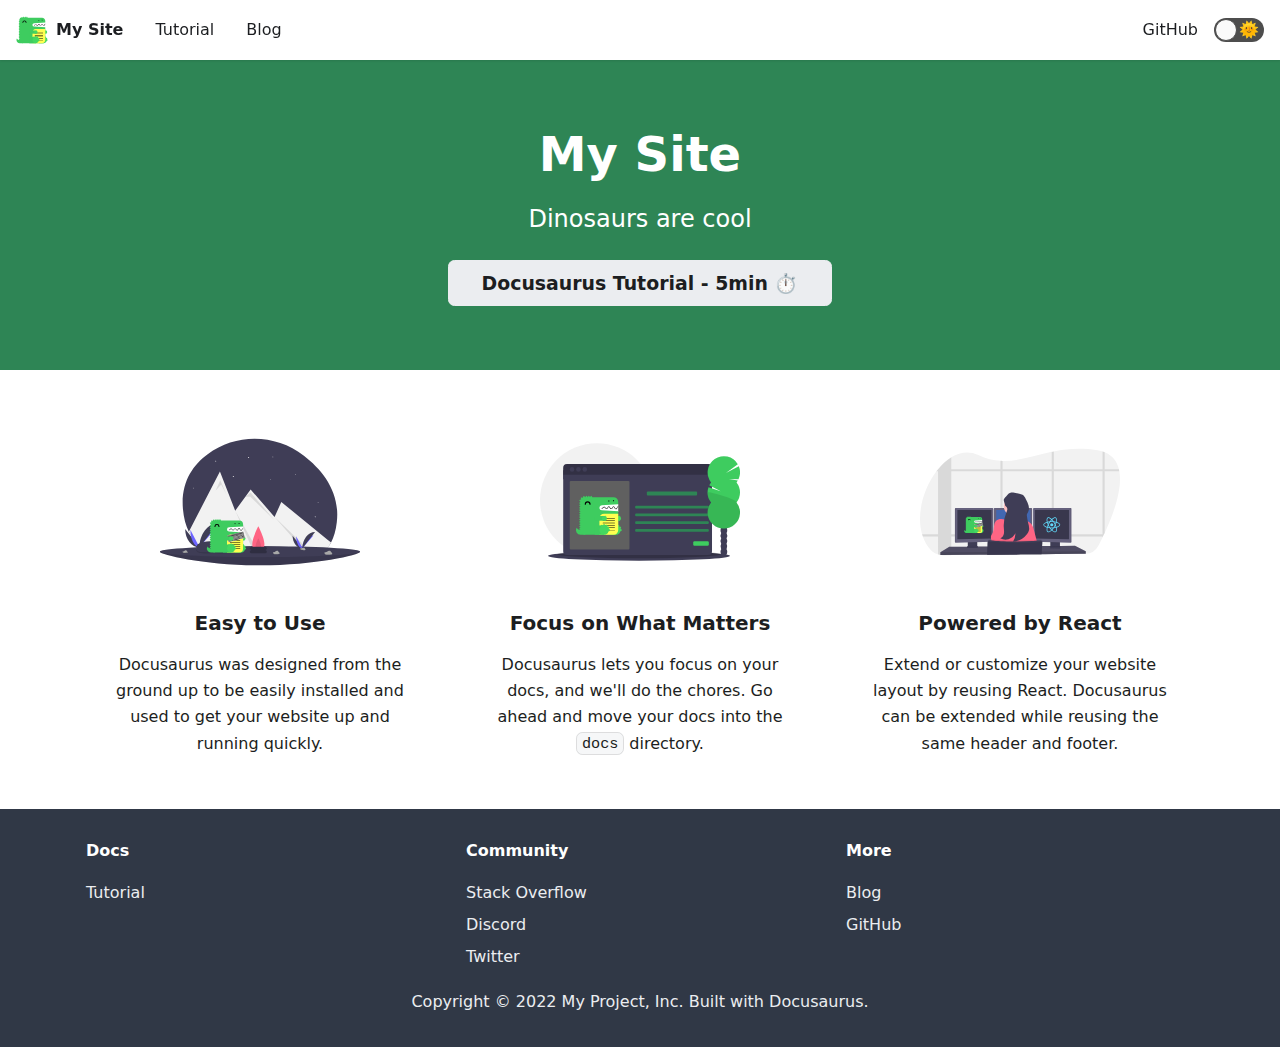
<file: index.html>
<!doctype html>
<html lang="en" dir="ltr">
<head>
<meta charset="UTF-8">
<meta name="viewport" content="width=device-width,initial-scale=1">
<meta name="generator" content="Docusaurus v2.0.0-beta.ff31de0ff">
<link rel="alternate" type="application/rss+xml" href="/blog/rss.xml" title="My Site Blog RSS Feed">
<link rel="alternate" type="application/atom+xml" href="/blog/atom.xml" title="My Site Blog Atom Feed"><title data-react-helmet="true">Hello from My Site | My Site</title><meta data-react-helmet="true" property="og:title" content="Hello from My Site | My Site"><meta data-react-helmet="true" name="description" content="Description will go into a meta tag in &lt;head /&gt;"><meta data-react-helmet="true" property="og:description" content="Description will go into a meta tag in &lt;head /&gt;"><meta data-react-helmet="true" property="og:url" content="https://MarryamZulfiqar.github.io/"><meta data-react-helmet="true" name="docusaurus_locale" content="en"><meta data-react-helmet="true" name="docusaurus_tag" content="default"><link data-react-helmet="true" rel="shortcut icon" href="/img/favicon.ico"><link data-react-helmet="true" rel="canonical" href="https://MarryamZulfiqar.github.io/"><link data-react-helmet="true" rel="alternate" href="https://MarryamZulfiqar.github.io/" hreflang="en"><link data-react-helmet="true" rel="alternate" href="https://MarryamZulfiqar.github.io/" hreflang="x-default"><script data-react-helmet="true">function maybeInsertBanner(){window.__DOCUSAURUS_INSERT_BASEURL_BANNER&&insertBanner()}function insertBanner(){var n=document.getElementById("docusaurus-base-url-issue-banner-container");if(n){n.innerHTML='\n<div id="docusaurus-base-url-issue-banner" style="border: thick solid red; background-color: rgb(255, 230, 179); margin: 20px; padding: 20px; font-size: 20px;">\n   <p style="font-weight: bold; font-size: 30px;">Your Docusaurus site did not load properly.</p>\n   <p>A very common reason is a wrong site <a href="https://docusaurus.io/docs/docusaurus.config.js/#baseurl" style="font-weight: bold;">baseUrl configuration</a>.</p>\n   <p>Current configured baseUrl = <span style="font-weight: bold; color: red;">/</span>  (default value)</p>\n   <p>We suggest trying baseUrl = <span id="docusaurus-base-url-issue-banner-suggestion-container" style="font-weight: bold; color: green;"></span></p>\n</div>\n';var e=document.getElementById("docusaurus-base-url-issue-banner-suggestion-container"),s=window.location.pathname,r="/"===s.substr(-1)?s:s+"/";e.innerHTML=r}}window.__DOCUSAURUS_INSERT_BASEURL_BANNER=!0,document.addEventListener("DOMContentLoaded",maybeInsertBanner)</script><link rel="stylesheet" href="/assets/css/styles.c681de6a.css">
<link rel="preload" href="/assets/js/runtime~main.057f009a.js" as="script">
<link rel="preload" href="/assets/js/main.56faf9ca.js" as="script">
</head>
<body>
<script>!function(){function t(t){document.documentElement.setAttribute("data-theme",t)}var e=function(){var t=null;try{t=localStorage.getItem("theme")}catch(t){}return t}();t(null!==e?e:"light")}()</script><div id="__docusaurus">
<div id="docusaurus-base-url-issue-banner-container"></div><div><a href="#main" class="skipToContent_OuoZ">Skip to main content</a></div><nav class="navbar navbar--fixed-top"><div class="navbar__inner"><div class="navbar__items"><button aria-label="Navigation bar toggle" class="navbar__toggle" type="button" tabindex="0"><svg aria-label="Menu" width="30" height="30" viewBox="0 0 30 30" role="img" focusable="false"><title>Menu</title><path stroke="currentColor" stroke-linecap="round" stroke-miterlimit="10" stroke-width="2" d="M4 7h22M4 15h22M4 23h22"></path></svg></button><a class="navbar__brand" href="/"><img src="/img/logo.svg" alt="My Site Logo" class="themedImage_TMUO themedImage--light_4Vu1 navbar__logo"><img src="/img/logo.svg" alt="My Site Logo" class="themedImage_TMUO themedImage--dark_uzRr navbar__logo"><strong class="navbar__title">My Site</strong></a><a class="navbar__item navbar__link" href="/docs/intro">Tutorial</a><a class="navbar__item navbar__link" href="/blog">Blog</a></div><div class="navbar__items navbar__items--right"><a href="https://github.com/facebook/docusaurus" target="_blank" rel="noopener noreferrer" class="navbar__item navbar__link">GitHub</a><div class="react-toggle displayOnlyInLargeViewport_cxYs react-toggle--disabled" role="button" tabindex="-1"><div class="react-toggle-track"><div class="react-toggle-track-check"><span class="toggle_iYfV">🌜</span></div><div class="react-toggle-track-x"><span class="toggle_iYfV">🌞</span></div></div><div class="react-toggle-thumb"></div><input type="checkbox" class="react-toggle-screenreader-only" aria-label="Switch between dark and light mode"></div></div></div><div role="presentation" class="navbar-sidebar__backdrop"></div><div class="navbar-sidebar"><div class="navbar-sidebar__brand"><a class="navbar__brand" href="/"><img src="/img/logo.svg" alt="My Site Logo" class="themedImage_TMUO themedImage--light_4Vu1 navbar__logo"><img src="/img/logo.svg" alt="My Site Logo" class="themedImage_TMUO themedImage--dark_uzRr navbar__logo"><strong class="navbar__title">My Site</strong></a></div><div class="navbar-sidebar__items"><div class="menu"><ul class="menu__list"><li class="menu__list-item"><a class="menu__link" href="/docs/intro">Tutorial</a></li><li class="menu__list-item"><a class="menu__link" href="/blog">Blog</a></li><li class="menu__list-item"><a href="https://github.com/facebook/docusaurus" target="_blank" rel="noopener noreferrer" class="menu__link">GitHub</a></li></ul></div></div></div></nav><div class="main-wrapper"><header class="hero hero--primary heroBanner_etFc"><div class="container"><h1 class="hero__title">My Site</h1><p class="hero__subtitle">Dinosaurs are cool</p><div class="buttons_+YzY"><a class="button button--secondary button--lg" href="/docs/intro">Docusaurus Tutorial - 5min ⏱️</a></div></div></header><main><section class="features_No9u"><div class="container"><div class="row"><div class="col col--4"><div class="text--center"><svg xmlns="http://www.w3.org/2000/svg" width="1088" height="687.962" viewBox="0 0 1088 687.962" class="featureSvg_EngL" role="img"><g data-name="Group 12"><g data-name="Group 11"><path data-name="Path 83" d="M961.81 454.442c-5.27 45.15-16.22 81.4-31.25 110.31-20 38.52-54.21 54.04-84.77 70.28a193.275 193.275 0 01-27.46 11.94c-55.61 19.3-117.85 14.18-166.74 3.99a657.282 657.282 0 00-104.09-13.16q-14.97-.675-29.97-.67c-15.42.02-293.07 5.29-360.67-131.57-16.69-33.76-28.13-75-32.24-125.27-11.63-142.12 52.29-235.46 134.74-296.47 155.97-115.41 369.76-110.57 523.43 7.88 102.36 78.9 198.2 198.31 179.02 362.74z" fill="#3f3d56"></path><path data-name="Path 84" d="M930.56 564.752c-20 38.52-47.21 64.04-77.77 80.28a193.272 193.272 0 01-27.46 11.94c-55.61 19.3-117.85 14.18-166.74 3.99a657.3 657.3 0 00-104.09-13.16q-14.97-.675-29.97-.67-23.13.03-46.25 1.72c-100.17 7.36-253.82-6.43-321.42-143.29L326 177.962l62.95 161.619 20.09 51.59 55.37-75.98L493 275.962l130.2 149.27 36.8-81.27 254.78 207.919 14.21 11.59z" fill="#f2f2f2"></path><path data-name="Path 85" d="M302 282.962l26-57 36 83-31-60z" opacity="0.1"></path><path data-name="Path 86" d="M554.5 647.802q-14.97-.675-29.97-.67l-115.49-255.96z" opacity="0.1"></path><path data-name="Path 87" d="M464.411 315.191L493 292.962l130 150-132-128z" opacity="0.1"></path><path data-name="Path 88" d="M852.79 645.032a193.265 193.265 0 01-27.46 11.94L623.2 425.232z" opacity="0.1"></path><circle data-name="Ellipse 11" cx="3" cy="3" r="3" transform="translate(479 98.962)" fill="#f2f2f2"></circle><circle data-name="Ellipse 12" cx="3" cy="3" r="3" transform="translate(396 201.962)" fill="#f2f2f2"></circle><circle data-name="Ellipse 13" cx="2" cy="2" r="2" transform="translate(600 220.962)" fill="#f2f2f2"></circle><circle data-name="Ellipse 14" cx="2" cy="2" r="2" transform="translate(180 265.962)" fill="#f2f2f2"></circle><circle data-name="Ellipse 15" cx="2" cy="2" r="2" transform="translate(612 96.962)" fill="#f2f2f2"></circle><circle data-name="Ellipse 16" cx="2" cy="2" r="2" transform="translate(736 192.962)" fill="#f2f2f2"></circle><circle data-name="Ellipse 17" cx="2" cy="2" r="2" transform="translate(858 344.962)" fill="#f2f2f2"></circle><path data-name="Path 89" d="M306 121.222h-2.76v-2.76h-1.48v2.76H299v1.478h2.76v2.759h1.48V122.7H306z" fill="#f2f2f2"></path><path data-name="Path 90" d="M848 424.222h-2.76v-2.76h-1.48v2.76H841v1.478h2.76v2.759h1.48V425.7H848z" fill="#f2f2f2"></path><path data-name="Path 91" d="M1088 613.962c0 16.569-243.557 74-544 74s-544-57.431-544-74 243.557 14 544 14 544-30.568 544-14z" fill="#3f3d56"></path><path data-name="Path 92" d="M1088 613.962c0 16.569-243.557 74-544 74s-544-57.431-544-74 243.557 14 544 14 544-30.568 544-14z" opacity="0.1"></path><ellipse data-name="Ellipse 18" cx="544" cy="30" rx="544" ry="30" transform="translate(0 583.962)" fill="#3f3d56"></ellipse><path data-name="Path 93" d="M568 571.962c0 33.137-14.775 24-33 24s-33 9.137-33-24 33-96 33-96 33 62.863 33 96z" fill="#ff6584"></path><path data-name="Path 94" d="M550 584.641c0 15.062-6.716 10.909-15 10.909s-15 4.153-15-10.909 15-43.636 15-43.636 15 28.576 15 43.636z" opacity="0.1"></path><rect data-name="Rectangle 97" width="92" height="18" rx="9" transform="translate(489 604.962)" fill="#2f2e41"></rect><rect data-name="Rectangle 98" width="92" height="18" rx="9" transform="translate(489 586.962)" fill="#2f2e41"></rect><path data-name="Path 95" d="M137 490.528c0 55.343 34.719 100.126 77.626 100.126" fill="#3f3d56"></path><path data-name="Path 96" d="M214.626 590.654c0-55.965 38.745-101.251 86.626-101.251" fill="#6c63ff"></path><path data-name="Path 97" d="M165.125 495.545c0 52.57 22.14 95.109 49.5 95.109" fill="#6c63ff"></path><path data-name="Path 98" d="M214.626 590.654c0-71.511 44.783-129.377 100.126-129.377" fill="#3f3d56"></path><path data-name="Path 99" d="M198.3 591.36s11.009-.339 14.326-2.7 16.934-5.183 17.757-1.395 16.544 18.844 4.115 18.945-28.879-1.936-32.19-3.953-4.008-10.897-4.008-10.897z" fill="#a8a8a8"></path><path data-name="Path 100" d="M234.716 604.89c-12.429.1-28.879-1.936-32.19-3.953-2.522-1.536-3.527-7.048-3.863-9.591l-.368.014s.7 8.879 4.009 10.9 19.761 4.053 32.19 3.953c3.588-.029 4.827-1.305 4.759-3.2-.498 1.142-1.867 1.855-4.537 1.877z" opacity="0.2"></path><path data-name="Path 101" d="M721.429 527.062c0 38.029 23.857 68.8 53.341 68.8" fill="#3f3d56"></path><path data-name="Path 102" d="M774.769 595.863c0-38.456 26.623-69.575 59.525-69.575" fill="#6c63ff"></path><path data-name="Path 103" d="M740.755 530.509c0 36.124 15.213 65.354 34.014 65.354" fill="#6c63ff"></path><path data-name="Path 104" d="M774.769 595.863c0-49.139 30.773-88.9 68.8-88.9" fill="#3f3d56"></path><path data-name="Path 105" d="M763.548 596.348s7.565-.233 9.844-1.856 11.636-3.562 12.2-.958 11.368 12.949 2.828 13.018-19.844-1.33-22.119-2.716-2.753-7.488-2.753-7.488z" fill="#a8a8a8"></path><path data-name="Path 106" d="M788.574 605.645c-8.54.069-19.844-1.33-22.119-2.716-1.733-1.056-2.423-4.843-2.654-6.59l-.253.01s.479 6.1 2.755 7.487 13.579 2.785 22.119 2.716c2.465-.02 3.317-.9 3.27-2.2-.343.788-1.283 1.278-3.118 1.293z" opacity="0.2"></path><path data-name="Path 107" d="M893.813 618.699s11.36-1.729 14.5-4.591 16.89-7.488 18.217-3.667 19.494 17.447 6.633 19.107-30.153 1.609-33.835-.065-5.515-10.784-5.515-10.784z" fill="#a8a8a8"></path><path data-name="Path 108" d="M933.228 628.154c-12.86 1.659-30.153 1.609-33.835-.065-2.8-1.275-4.535-6.858-5.2-9.45l-.379.061s1.833 9.109 5.516 10.783 20.975 1.725 33.835.065c3.712-.479 4.836-1.956 4.529-3.906-.375 1.246-1.703 2.156-4.466 2.512z" opacity="0.2"></path><path data-name="Path 109" d="M614.26 617.881s9.587-1.459 12.237-3.875 14.255-6.32 15.374-3.095 16.452 14.725 5.6 16.125-25.448 1.358-28.555-.055-4.656-9.1-4.656-9.1z" fill="#a8a8a8"></path><path data-name="Path 110" d="M647.524 625.856c-10.853 1.4-25.448 1.358-28.555-.055-2.367-1.076-3.827-5.788-4.39-7.976l-.32.051s1.547 7.687 4.655 9.1 17.7 1.456 28.555.055c3.133-.4 4.081-1.651 3.822-3.3-.314 1.057-1.435 1.825-3.767 2.125z" opacity="0.2"></path><path data-name="Path 111" d="M122.389 613.09s7.463-1.136 9.527-3.016 11.1-4.92 11.969-2.409 12.808 11.463 4.358 12.553-19.811 1.057-22.23-.043-3.624-7.085-3.624-7.085z" fill="#a8a8a8"></path><path data-name="Path 112" d="M148.285 619.302c-8.449 1.09-19.811 1.057-22.23-.043-1.842-.838-2.979-4.506-3.417-6.209l-.249.04s1.2 5.984 3.624 7.085 13.781 1.133 22.23.043c2.439-.315 3.177-1.285 2.976-2.566-.246.818-1.119 1.416-2.934 1.65z" opacity="0.2"></path><path data-name="Path 113" d="M383.7 601.318c0 30.22-42.124 20.873-93.7 20.873s-93.074 9.347-93.074-20.873 42.118-36.793 93.694-36.793 93.08 6.573 93.08 36.793z" opacity="0.1"></path><path data-name="Path 114" d="M383.7 593.881c0 30.22-42.124 20.873-93.7 20.873s-93.074 9.347-93.074-20.873 42.114-36.8 93.69-36.8 93.084 6.576 93.084 36.8z" fill="#3f3d56"></path></g><path data-name="Path 40" d="M360.175 475.732h91.791v37.153h-91.791z" fill="#fff" fill-rule="evenodd"></path><path data-name="Path 41" d="M277.126 597.026a21.828 21.828 0 01-18.908-10.927 21.829 21.829 0 0018.908 32.782h21.855v-21.855z" fill="#3ecc5f" fill-rule="evenodd"></path><path data-name="Path 42" d="M375.451 481.607l76.514-4.782v-10.928a21.854 21.854 0 00-21.855-21.855h-98.347l-2.732-4.735a3.154 3.154 0 00-5.464 0l-2.732 4.732-2.732-4.732a3.154 3.154 0 00-5.464 0l-2.732 4.732-2.731-4.732a3.154 3.154 0 00-5.464 0l-2.732 4.735h-.071l-4.526-4.525a3.153 3.153 0 00-5.276 1.414l-1.5 5.577-5.674-1.521a3.154 3.154 0 00-3.863 3.864l1.52 5.679-5.575 1.494a3.155 3.155 0 00-1.416 5.278l4.526 4.526v.07l-4.735 2.731a3.154 3.154 0 000 5.464l4.732 2.732-4.732 2.732a3.154 3.154 0 000 5.464l4.732 2.732-4.732 2.731a3.154 3.154 0 000 5.464l4.732 2.732-4.732 2.727a3.154 3.154 0 000 5.464l4.735 2.736-4.735 2.732a3.154 3.154 0 000 5.464l4.732 2.732-4.732 2.732a3.154 3.154 0 000 5.464l4.732 2.732-4.732 2.731a3.154 3.154 0 000 5.464l4.732 2.732-4.732 2.732a3.154 3.154 0 000 5.464l4.732 2.732-4.732 2.731a3.154 3.154 0 000 5.464l4.732 2.732-4.732 2.731a3.154 3.154 0 000 5.464l4.732 2.732-4.732 2.735a3.154 3.154 0 000 5.464l4.732 2.732-4.732 2.728a3.154 3.154 0 000 5.464l4.732 2.732a21.854 21.854 0 0021.858 21.855h131.13a21.854 21.854 0 0021.855-21.855v-87.42l-76.514-4.782a11.632 11.632 0 010-23.219" fill="#3ecc5f" fill-rule="evenodd"></path><path data-name="Path 43" d="M408.255 618.882h32.782v-43.71h-32.782z" fill="#3ecc5f" fill-rule="evenodd"></path><path data-name="Path 44" d="M462.893 591.563a5.438 5.438 0 00-.7.07c-.042-.164-.081-.329-.127-.493a5.457 5.457 0 10-5.4-9.372q-.181-.185-.366-.367a5.454 5.454 0 10-9.384-5.4c-.162-.046-.325-.084-.486-.126a5.467 5.467 0 10-10.788 0c-.162.042-.325.08-.486.126a5.457 5.457 0 10-9.384 5.4 21.843 21.843 0 1036.421 21.02 5.452 5.452 0 10.7-10.858" fill="#44d860" fill-rule="evenodd"></path><path data-name="Path 45" d="M419.183 553.317h32.782v-21.855h-32.782z" fill="#3ecc5f" fill-rule="evenodd"></path><path data-name="Path 46" d="M462.893 545.121a2.732 2.732 0 100-5.464 2.811 2.811 0 00-.349.035c-.022-.082-.04-.164-.063-.246a2.733 2.733 0 00-1.052-5.253 2.7 2.7 0 00-1.648.566q-.09-.093-.184-.184a2.7 2.7 0 00.553-1.633 2.732 2.732 0 00-5.245-1.07 10.928 10.928 0 100 21.031 2.732 2.732 0 005.245-1.07 2.7 2.7 0 00-.553-1.633q.093-.09.184-.184a2.7 2.7 0 001.648.566 2.732 2.732 0 001.052-5.253c.023-.081.042-.164.063-.246a2.814 2.814 0 00.349.035" fill="#44d860" fill-rule="evenodd"></path><path data-name="Path 47" d="M320.836 479.556a2.732 2.732 0 01-2.732-2.732 8.2 8.2 0 00-16.391 0 2.732 2.732 0 01-5.464 0 13.66 13.66 0 0127.319 0 2.732 2.732 0 01-2.732 2.732" fill-rule="evenodd"></path><path data-name="Path 48" d="M364.546 618.881h65.565a21.854 21.854 0 0021.855-21.855v-76.492h-65.565a21.854 21.854 0 00-21.855 21.855z" fill="#ffff50" fill-rule="evenodd"></path><path data-name="Path 49" d="M435.596 554.41h-54.681a1.093 1.093 0 110-2.185h54.681a1.093 1.093 0 010 2.185m0 21.855h-54.681a1.093 1.093 0 110-2.186h54.681a1.093 1.093 0 010 2.186m0 21.855h-54.681a1.093 1.093 0 110-2.185h54.681a1.093 1.093 0 010 2.185m0-54.434h-54.681a1.093 1.093 0 110-2.185h54.681a1.093 1.093 0 010 2.185m0 21.652h-54.681a1.093 1.093 0 110-2.186h54.681a1.093 1.093 0 010 2.186m0 21.855h-54.681a1.093 1.093 0 110-2.186h54.681a1.093 1.093 0 010 2.186m16.369-100.959c-.013 0-.024-.007-.037-.005-3.377.115-4.974 3.492-6.384 6.472-1.471 3.114-2.608 5.139-4.473 5.078-2.064-.074-3.244-2.406-4.494-4.874-1.436-2.835-3.075-6.049-6.516-5.929-3.329.114-4.932 3.053-6.346 5.646-1.5 2.762-2.529 4.442-4.5 4.364-2.106-.076-3.225-1.972-4.52-4.167-1.444-2.443-3.112-5.191-6.487-5.1-3.272.113-4.879 2.606-6.3 4.808-1.5 2.328-2.552 3.746-4.551 3.662-2.156-.076-3.27-1.65-4.558-3.472-1.447-2.047-3.077-4.363-6.442-4.251-3.2.109-4.807 2.153-6.224 3.954-1.346 1.709-2.4 3.062-4.621 2.977a1.094 1.094 0 00-.079 2.186c3.3.11 4.967-1.967 6.417-3.81 1.286-1.635 2.4-3.045 4.582-3.12 2.1-.09 3.091 1.218 4.584 3.327 1.417 2 3.026 4.277 6.263 4.394 3.391.114 5.022-2.42 6.467-4.663 1.292-2 2.406-3.734 4.535-3.807 1.959-.073 3.026 1.475 4.529 4.022 1.417 2.4 3.023 5.121 6.324 5.241 3.415.118 5.064-2.863 6.5-5.5 1.245-2.282 2.419-4.437 4.5-4.509 1.959-.046 2.981 1.743 4.492 4.732 1.412 2.79 3.013 5.95 6.365 6.071h.185c3.348 0 4.937-3.36 6.343-6.331 1.245-2.634 2.423-5.114 4.444-5.216z" fill-rule="evenodd"></path><path data-name="Path 50" d="M342.691 618.882h43.71v-43.71h-43.71z" fill="#3ecc5f" fill-rule="evenodd"></path><g data-name="Group 8" transform="rotate(-14.98 2188.845 -1120.376)"><rect data-name="Rectangle 3" width="92.361" height="36.462" rx="2" fill="#d8d8d8"></rect><g data-name="Group 2" transform="translate(1.531 23.03)" fill="#4a4a4a"><rect data-name="Rectangle 4" width="5.336" height="5.336" rx="1" transform="translate(16.797)"></rect><rect data-name="Rectangle 5" width="5.336" height="5.336" rx="1" transform="translate(23.12)"></rect><rect data-name="Rectangle 6" width="5.336" height="5.336" rx="1" transform="translate(29.444)"></rect><rect data-name="Rectangle 7" width="5.336" height="5.336" rx="1" transform="translate(35.768)"></rect><rect data-name="Rectangle 8" width="5.336" height="5.336" rx="1" transform="translate(42.091)"></rect><rect data-name="Rectangle 9" width="5.336" height="5.336" rx="1" transform="translate(48.415)"></rect><rect data-name="Rectangle 10" width="5.336" height="5.336" rx="1" transform="translate(54.739)"></rect><rect data-name="Rectangle 11" width="5.336" height="5.336" rx="1" transform="translate(61.063)"></rect><rect data-name="Rectangle 12" width="5.336" height="5.336" rx="1" transform="translate(67.386)"></rect><path data-name="Path 51" d="M1.093 0h13.425a1.093 1.093 0 011.093 1.093v3.15a1.093 1.093 0 01-1.093 1.093H1.093A1.093 1.093 0 010 4.243v-3.15A1.093 1.093 0 011.093 0zM75 0h13.426a1.093 1.093 0 011.093 1.093v3.15a1.093 1.093 0 01-1.093 1.093H75a1.093 1.093 0 01-1.093-1.093v-3.15A1.093 1.093 0 0175 0z" fill-rule="evenodd"></path></g><g data-name="Group 3" transform="translate(1.531 10.261)" fill="#4a4a4a"><path data-name="Path 52" d="M1.093 0h5.125A1.093 1.093 0 017.31 1.093v3.149a1.093 1.093 0 01-1.092 1.093H1.093A1.093 1.093 0 010 4.242V1.093A1.093 1.093 0 011.093 0z" fill-rule="evenodd"></path><rect data-name="Rectangle 13" width="5.336" height="5.336" rx="1" transform="translate(8.299)"></rect><rect data-name="Rectangle 14" width="5.336" height="5.336" rx="1" transform="translate(14.623)"></rect><rect data-name="Rectangle 15" width="5.336" height="5.336" rx="1" transform="translate(20.947)"></rect><rect data-name="Rectangle 16" width="5.336" height="5.336" rx="1" transform="translate(27.271)"></rect><rect data-name="Rectangle 17" width="5.336" height="5.336" rx="1" transform="translate(33.594)"></rect><rect data-name="Rectangle 18" width="5.336" height="5.336" rx="1" transform="translate(39.918)"></rect><rect data-name="Rectangle 19" width="5.336" height="5.336" rx="1" transform="translate(46.242)"></rect><rect data-name="Rectangle 20" width="5.336" height="5.336" rx="1" transform="translate(52.565)"></rect><rect data-name="Rectangle 21" width="5.336" height="5.336" rx="1" transform="translate(58.888)"></rect><rect data-name="Rectangle 22" width="5.336" height="5.336" rx="1" transform="translate(65.212)"></rect><rect data-name="Rectangle 23" width="5.336" height="5.336" rx="1" transform="translate(71.536)"></rect><rect data-name="Rectangle 24" width="5.336" height="5.336" rx="1" transform="translate(77.859)"></rect><rect data-name="Rectangle 25" width="5.336" height="5.336" rx="1" transform="translate(84.183)"></rect></g><g data-name="Group 4" transform="rotate(180 45.525 4.773)" fill="#4a4a4a"><path data-name="Path 53" d="M1.093 0h5.126a1.093 1.093 0 011.093 1.093v3.15a1.093 1.093 0 01-1.093 1.093H1.093A1.093 1.093 0 010 4.243v-3.15A1.093 1.093 0 011.093 0z" fill-rule="evenodd"></path><rect data-name="Rectangle 26" width="5.336" height="5.336" rx="1" transform="translate(8.299)"></rect><rect data-name="Rectangle 27" width="5.336" height="5.336" rx="1" transform="translate(14.623)"></rect><rect data-name="Rectangle 28" width="5.336" height="5.336" rx="1" transform="translate(20.947)"></rect><rect data-name="Rectangle 29" width="5.336" height="5.336" rx="1" transform="translate(27.271)"></rect><rect data-name="Rectangle 30" width="5.336" height="5.336" rx="1" transform="translate(33.594)"></rect><rect data-name="Rectangle 31" width="5.336" height="5.336" rx="1" transform="translate(39.918)"></rect><rect data-name="Rectangle 32" width="5.336" height="5.336" rx="1" transform="translate(46.242)"></rect><rect data-name="Rectangle 33" width="5.336" height="5.336" rx="1" transform="translate(52.565)"></rect><rect data-name="Rectangle 34" width="5.336" height="5.336" rx="1" transform="translate(58.889)"></rect><rect data-name="Rectangle 35" width="5.336" height="5.336" rx="1" transform="translate(65.213)"></rect><rect data-name="Rectangle 36" width="5.336" height="5.336" rx="1" transform="translate(71.537)"></rect><rect data-name="Rectangle 37" width="5.336" height="5.336" rx="1" transform="translate(77.86)"></rect><rect data-name="Rectangle 38" width="5.336" height="5.336" rx="1" transform="translate(84.183)"></rect><rect data-name="Rectangle 39" width="5.336" height="5.336" rx="1" transform="translate(8.299)"></rect><rect data-name="Rectangle 40" width="5.336" height="5.336" rx="1" transform="translate(14.623)"></rect><rect data-name="Rectangle 41" width="5.336" height="5.336" rx="1" transform="translate(20.947)"></rect><rect data-name="Rectangle 42" width="5.336" height="5.336" rx="1" transform="translate(27.271)"></rect><rect data-name="Rectangle 43" width="5.336" height="5.336" rx="1" transform="translate(33.594)"></rect><rect data-name="Rectangle 44" width="5.336" height="5.336" rx="1" transform="translate(39.918)"></rect><rect data-name="Rectangle 45" width="5.336" height="5.336" rx="1" transform="translate(46.242)"></rect><rect data-name="Rectangle 46" width="5.336" height="5.336" rx="1" transform="translate(52.565)"></rect><rect data-name="Rectangle 47" width="5.336" height="5.336" rx="1" transform="translate(58.889)"></rect><rect data-name="Rectangle 48" width="5.336" height="5.336" rx="1" transform="translate(65.213)"></rect><rect data-name="Rectangle 49" width="5.336" height="5.336" rx="1" transform="translate(71.537)"></rect><rect data-name="Rectangle 50" width="5.336" height="5.336" rx="1" transform="translate(77.86)"></rect><rect data-name="Rectangle 51" width="5.336" height="5.336" rx="1" transform="translate(84.183)"></rect></g><g data-name="Group 6" fill="#4a4a4a"><path data-name="Path 54" d="M2.624 16.584h7.3a1.093 1.093 0 011.092 1.093v3.15a1.093 1.093 0 01-1.093 1.093h-7.3a1.093 1.093 0 01-1.092-1.093v-3.149a1.093 1.093 0 011.093-1.094z" fill-rule="evenodd"></path><g data-name="Group 5" transform="translate(12.202 16.584)"><rect data-name="Rectangle 52" width="5.336" height="5.336" rx="1"></rect><rect data-name="Rectangle 53" width="5.336" height="5.336" rx="1" transform="translate(6.324)"></rect><rect data-name="Rectangle 54" width="5.336" height="5.336" rx="1" transform="translate(12.647)"></rect><rect data-name="Rectangle 55" width="5.336" height="5.336" rx="1" transform="translate(18.971)"></rect><rect data-name="Rectangle 56" width="5.336" height="5.336" rx="1" transform="translate(25.295)"></rect><rect data-name="Rectangle 57" width="5.336" height="5.336" rx="1" transform="translate(31.619)"></rect><rect data-name="Rectangle 58" width="5.336" height="5.336" rx="1" transform="translate(37.942)"></rect><rect data-name="Rectangle 59" width="5.336" height="5.336" rx="1" transform="translate(44.265)"></rect><rect data-name="Rectangle 60" width="5.336" height="5.336" rx="1" transform="translate(50.589)"></rect><rect data-name="Rectangle 61" width="5.336" height="5.336" rx="1" transform="translate(56.912)"></rect><rect data-name="Rectangle 62" width="5.336" height="5.336" rx="1" transform="translate(63.236)"></rect></g><path data-name="Path 55" d="M83.053 16.584h6.906a1.093 1.093 0 011.091 1.093v3.15a1.093 1.093 0 01-1.091 1.093h-6.907a1.093 1.093 0 01-1.093-1.093v-3.149a1.093 1.093 0 011.093-1.094z" fill-rule="evenodd"></path></g><g data-name="Group 7" transform="translate(1.531 29.627)" fill="#4a4a4a"><rect data-name="Rectangle 63" width="5.336" height="5.336" rx="1"></rect><rect data-name="Rectangle 64" width="5.336" height="5.336" rx="1" transform="translate(6.324)"></rect><rect data-name="Rectangle 65" width="5.336" height="5.336" rx="1" transform="translate(12.647)"></rect><rect data-name="Rectangle 66" width="5.336" height="5.336" rx="1" transform="translate(18.971)"></rect><path data-name="Path 56" d="M26.387 0h30.422a1.093 1.093 0 011.093 1.093v3.151a1.093 1.093 0 01-1.093 1.093H26.387a1.093 1.093 0 01-1.093-1.093V1.093A1.093 1.093 0 0126.387 0zm33.594 0h3.942a1.093 1.093 0 011.093 1.093v3.151a1.093 1.093 0 01-1.093 1.093h-3.942a1.093 1.093 0 01-1.093-1.093V1.093A1.093 1.093 0 0159.981 0z" fill-rule="evenodd"></path><rect data-name="Rectangle 67" width="5.336" height="5.336" rx="1" transform="translate(66.003)"></rect><rect data-name="Rectangle 68" width="5.336" height="5.336" rx="1" transform="translate(72.327)"></rect><rect data-name="Rectangle 69" width="5.336" height="5.336" rx="1" transform="translate(84.183)"></rect><path data-name="Path 57" d="M78.254 2.273v-1.18A1.093 1.093 0 0179.347 0h3.15a1.093 1.093 0 011.093 1.093v1.18z"></path><path data-name="Path 58" d="M83.591 3.063v1.18a1.093 1.093 0 01-1.093 1.093h-3.15a1.093 1.093 0 01-1.093-1.093v-1.18z"></path></g><rect data-name="Rectangle 70" width="88.927" height="2.371" rx="1.085" transform="translate(1.925 1.17)" fill="#4a4a4a"></rect><rect data-name="Rectangle 71" width="4.986" height="1.581" rx="0.723" transform="translate(4.1 1.566)" fill="#d8d8d8" opacity="0.136"></rect><rect data-name="Rectangle 72" width="4.986" height="1.581" rx="0.723" transform="translate(10.923 1.566)" fill="#d8d8d8" opacity="0.136"></rect><rect data-name="Rectangle 73" width="4.986" height="1.581" rx="0.723" transform="translate(16.173 1.566)" fill="#d8d8d8" opacity="0.136"></rect><rect data-name="Rectangle 74" width="4.986" height="1.581" rx="0.723" transform="translate(21.421 1.566)" fill="#d8d8d8" opacity="0.136"></rect><rect data-name="Rectangle 75" width="4.986" height="1.581" rx="0.723" transform="translate(26.671 1.566)" fill="#d8d8d8" opacity="0.136"></rect><rect data-name="Rectangle 76" width="4.986" height="1.581" rx="0.723" transform="translate(33.232 1.566)" fill="#d8d8d8" opacity="0.136"></rect><rect data-name="Rectangle 77" width="4.986" height="1.581" rx="0.723" transform="translate(38.48 1.566)" fill="#d8d8d8" opacity="0.136"></rect><rect data-name="Rectangle 78" width="4.986" height="1.581" rx="0.723" transform="translate(43.73 1.566)" fill="#d8d8d8" opacity="0.136"></rect><rect data-name="Rectangle 79" width="4.986" height="1.581" rx="0.723" transform="translate(48.978 1.566)" fill="#d8d8d8" opacity="0.136"></rect><rect data-name="Rectangle 80" width="4.986" height="1.581" rx="0.723" transform="translate(55.54 1.566)" fill="#d8d8d8" opacity="0.136"></rect><rect data-name="Rectangle 81" width="4.986" height="1.581" rx="0.723" transform="translate(60.788 1.566)" fill="#d8d8d8" opacity="0.136"></rect><rect data-name="Rectangle 82" width="4.986" height="1.581" rx="0.723" transform="translate(66.038 1.566)" fill="#d8d8d8" opacity="0.136"></rect><rect data-name="Rectangle 83" width="4.986" height="1.581" rx="0.723" transform="translate(72.599 1.566)" fill="#d8d8d8" opacity="0.136"></rect><rect data-name="Rectangle 84" width="4.986" height="1.581" rx="0.723" transform="translate(77.847 1.566)" fill="#d8d8d8" opacity="0.136"></rect><rect data-name="Rectangle 85" width="4.986" height="1.581" rx="0.723" transform="translate(83.097 1.566)" fill="#d8d8d8" opacity="0.136"></rect></g><path data-name="Path 59" d="M408.256 591.563a5.439 5.439 0 00-.7.07c-.042-.164-.081-.329-.127-.493a5.457 5.457 0 10-5.4-9.372q-.181-.185-.366-.367a5.454 5.454 0 10-9.384-5.4c-.162-.046-.325-.084-.486-.126a5.467 5.467 0 10-10.788 0c-.162.042-.325.08-.486.126a5.457 5.457 0 10-9.384 5.4 21.843 21.843 0 1036.421 21.02 5.452 5.452 0 10.7-10.858" fill="#44d860" fill-rule="evenodd"></path><path data-name="Path 60" d="M342.691 553.317h43.71v-21.855h-43.71z" fill="#3ecc5f" fill-rule="evenodd"></path><path data-name="Path 61" d="M397.328 545.121a2.732 2.732 0 100-5.464 2.811 2.811 0 00-.349.035c-.022-.082-.04-.164-.063-.246a2.733 2.733 0 00-1.052-5.253 2.7 2.7 0 00-1.648.566q-.09-.093-.184-.184a2.7 2.7 0 00.553-1.633 2.732 2.732 0 00-5.245-1.07 10.928 10.928 0 100 21.031 2.732 2.732 0 005.245-1.07 2.7 2.7 0 00-.553-1.633q.093-.09.184-.184a2.7 2.7 0 001.648.566 2.732 2.732 0 001.052-5.253c.023-.081.042-.164.063-.246a2.811 2.811 0 00.349.035" fill="#44d860" fill-rule="evenodd"></path><path data-name="Path 62" d="M408.256 464.531a2.967 2.967 0 01-.535-.055 2.754 2.754 0 01-.514-.153 2.838 2.838 0 01-.471-.251 4.139 4.139 0 01-.415-.339 3.2 3.2 0 01-.338-.415 2.7 2.7 0 01-.459-1.517 2.968 2.968 0 01.055-.535 3.152 3.152 0 01.152-.514 2.874 2.874 0 01.252-.47 2.633 2.633 0 01.753-.754 2.837 2.837 0 01.471-.251 2.753 2.753 0 01.514-.153 2.527 2.527 0 011.071 0 2.654 2.654 0 01.983.4 4.139 4.139 0 01.415.339 4.019 4.019 0 01.339.415 2.786 2.786 0 01.251.47 2.864 2.864 0 01.208 1.049 2.77 2.77 0 01-.8 1.934 4.139 4.139 0 01-.415.339 2.722 2.722 0 01-1.519.459m21.855-1.366a2.789 2.789 0 01-1.935-.8 4.162 4.162 0 01-.338-.415 2.7 2.7 0 01-.459-1.519 2.789 2.789 0 01.8-1.934 4.139 4.139 0 01.415-.339 2.838 2.838 0 01.471-.251 2.752 2.752 0 01.514-.153 2.527 2.527 0 011.071 0 2.654 2.654 0 01.983.4 4.139 4.139 0 01.415.339 2.79 2.79 0 01.8 1.934 3.069 3.069 0 01-.055.535 2.779 2.779 0 01-.153.514 3.885 3.885 0 01-.251.47 4.02 4.02 0 01-.339.415 4.138 4.138 0 01-.415.339 2.722 2.722 0 01-1.519.459" fill-rule="evenodd"></path></g></svg></div><div class="text--center padding-horiz--md"><h3>Easy to Use</h3><p>Docusaurus was designed from the ground up to be easily installed and used to get your website up and running quickly.</p></div></div><div class="col col--4"><div class="text--center"><svg xmlns="http://www.w3.org/2000/svg" width="1129" height="663" viewBox="0 0 1129 663" class="featureSvg_EngL" role="img"><circle cx="321" cy="321" r="321" fill="#f2f2f2"></circle><ellipse cx="559" cy="635.5" rx="514" ry="27.5" fill="#3f3d56"></ellipse><ellipse cx="558" cy="627" rx="460" ry="22" opacity="0.2"></ellipse><path fill="#3f3d56" d="M131 152.5h840v50H131z"></path><path d="M131 608.83a21.67 21.67 0 0021.67 21.67h796.66A21.67 21.67 0 00971 608.83V177.5H131zM949.33 117.5H152.67A21.67 21.67 0 00131 139.17v38.33h840v-38.33a21.67 21.67 0 00-21.67-21.67z" fill="#3f3d56"></path><path d="M949.33 117.5H152.67A21.67 21.67 0 00131 139.17v38.33h840v-38.33a21.67 21.67 0 00-21.67-21.67z" opacity="0.2"></path><circle cx="181" cy="147.5" r="13" fill="#3f3d56"></circle><circle cx="217" cy="147.5" r="13" fill="#3f3d56"></circle><circle cx="253" cy="147.5" r="13" fill="#3f3d56"></circle><rect x="168" y="213.5" width="337" height="386" rx="5.335" fill="#606060"></rect><rect x="603" y="272.5" width="284" height="22" rx="5.476" fill="#2e8555"></rect><rect x="537" y="352.5" width="416" height="15" rx="5.476" fill="#2e8555"></rect><rect x="537" y="396.5" width="416" height="15" rx="5.476" fill="#2e8555"></rect><rect x="537" y="440.5" width="416" height="15" rx="5.476" fill="#2e8555"></rect><rect x="537" y="484.5" width="416" height="15" rx="5.476" fill="#2e8555"></rect><rect x="865" y="552.5" width="88" height="26" rx="7.028" fill="#3ecc5f"></rect><path d="M1053.103 506.116a30.114 30.114 0 003.983-15.266c0-13.797-8.544-24.98-19.083-24.98s-19.082 11.183-19.082 24.98a30.114 30.114 0 003.983 15.266 31.248 31.248 0 000 30.532 31.248 31.248 0 000 30.532 31.248 31.248 0 000 30.532 30.114 30.114 0 00-3.983 15.266c0 13.797 8.543 24.981 19.082 24.981s19.083-11.184 19.083-24.98a30.114 30.114 0 00-3.983-15.267 31.248 31.248 0 000-30.532 31.248 31.248 0 000-30.532 31.248 31.248 0 000-30.532z" fill="#3f3d56"></path><ellipse cx="1038.003" cy="460.318" rx="19.083" ry="24.981" fill="#3f3d56"></ellipse><ellipse cx="1038.003" cy="429.786" rx="19.083" ry="24.981" fill="#3f3d56"></ellipse><path d="M1109.439 220.845a91.61 91.61 0 007.106-10.461l-50.14-8.235 54.228.403a91.566 91.566 0 001.746-72.426l-72.755 37.742 67.097-49.321A91.413 91.413 0 10965.75 220.845a91.458 91.458 0 00-10.425 16.67l65.087 33.814-69.4-23.292a91.46 91.46 0 0014.738 85.837 91.406 91.406 0 10143.689 0 91.418 91.418 0 000-113.03z" fill="#3ecc5f" fill-rule="evenodd"></path><path d="M946.188 277.36a91.013 91.013 0 0019.562 56.514 91.406 91.406 0 10143.689 0c12.25-15.553-163.25-66.774-163.25-56.515z" opacity="0.1"></path><path d="M330.12 342.936h111.474v45.12H330.12z" fill="#fff" fill-rule="evenodd"></path><path d="M229.263 490.241a26.51 26.51 0 01-22.963-13.27 26.51 26.51 0 0022.963 39.812h26.541V490.24z" fill="#3ecc5f" fill-rule="evenodd"></path><path d="M348.672 350.07l92.922-5.807v-13.27a26.54 26.54 0 00-26.541-26.542H295.616l-3.318-5.746a3.83 3.83 0 00-6.635 0l-3.318 5.746-3.317-5.746a3.83 3.83 0 00-6.636 0l-3.317 5.746-3.318-5.746a3.83 3.83 0 00-6.635 0l-3.318 5.746c-.03 0-.056.004-.086.004l-5.497-5.495a3.83 3.83 0 00-6.407 1.717l-1.817 6.773-6.89-1.847a3.83 3.83 0 00-4.691 4.693l1.844 6.891-6.77 1.814a3.832 3.832 0 00-1.72 6.41l5.497 5.497c0 .028-.004.055-.004.085l-5.747 3.317a3.83 3.83 0 000 6.636l5.747 3.317-5.747 3.318a3.83 3.83 0 000 6.635l5.747 3.318-5.747 3.318a3.83 3.83 0 000 6.635l5.747 3.318-5.747 3.317a3.83 3.83 0 000 6.636l5.747 3.317-5.747 3.318a3.83 3.83 0 000 6.636l5.747 3.317-5.747 3.318a3.83 3.83 0 000 6.635l5.747 3.318-5.747 3.318a3.83 3.83 0 000 6.635l5.747 3.318-5.747 3.317a3.83 3.83 0 000 6.636l5.747 3.317-5.747 3.318a3.83 3.83 0 000 6.635l5.747 3.318-5.747 3.318a3.83 3.83 0 000 6.635l5.747 3.318-5.747 3.317a3.83 3.83 0 000 6.636l5.747 3.317-5.747 3.318a3.83 3.83 0 000 6.635l5.747 3.318a26.54 26.54 0 0026.541 26.542h159.249a26.54 26.54 0 0026.541-26.542V384.075l-92.922-5.807a14.126 14.126 0 010-28.197" fill="#3ecc5f" fill-rule="evenodd"></path><path d="M388.511 516.783h39.812V463.7h-39.812z" fill="#3ecc5f" fill-rule="evenodd"></path><path d="M454.865 483.606a6.602 6.602 0 00-.848.085c-.05-.2-.099-.4-.154-.599a6.627 6.627 0 10-6.557-11.382q-.22-.225-.445-.446a6.624 6.624 0 10-11.397-6.564c-.196-.055-.394-.102-.59-.152a6.64 6.64 0 10-13.101 0c-.197.05-.394.097-.59.152a6.628 6.628 0 10-11.398 6.564 26.528 26.528 0 1044.232 25.528 6.621 6.621 0 10.848-13.186" fill="#44d860" fill-rule="evenodd"></path><path d="M401.782 437.158h39.812v-26.541h-39.812z" fill="#3ecc5f" fill-rule="evenodd"></path><path d="M454.865 427.205a3.318 3.318 0 000-6.635 3.411 3.411 0 00-.424.042c-.026-.1-.049-.199-.077-.298a3.319 3.319 0 00-1.278-6.38 3.282 3.282 0 00-2 .688q-.11-.113-.224-.223a3.282 3.282 0 00.672-1.983 3.318 3.318 0 00-6.37-1.299 13.27 13.27 0 100 25.541 3.318 3.318 0 006.37-1.3 3.282 3.282 0 00-.672-1.982q.114-.11.223-.223a3.282 3.282 0 002.001.688 3.318 3.318 0 001.278-6.38c.028-.098.05-.199.077-.298a3.413 3.413 0 00.424.042" fill="#44d860" fill-rule="evenodd"></path><path d="M282.345 347.581a3.318 3.318 0 01-3.317-3.318 9.953 9.953 0 10-19.906 0 3.318 3.318 0 11-6.636 0 16.588 16.588 0 1133.177 0 3.318 3.318 0 01-3.318 3.318" fill-rule="evenodd"></path><path d="M335.428 516.783h79.625a26.54 26.54 0 0026.541-26.542v-92.895H361.97a26.54 26.54 0 00-26.542 26.542z" fill="#ffff50" fill-rule="evenodd"></path><path d="M421.714 438.485h-66.406a1.327 1.327 0 010-2.654h66.406a1.327 1.327 0 010 2.654m0 26.542h-66.406a1.327 1.327 0 110-2.654h66.406a1.327 1.327 0 010 2.654m0 26.541h-66.406a1.327 1.327 0 110-2.654h66.406a1.327 1.327 0 010 2.654m0-66.106h-66.406a1.327 1.327 0 010-2.655h66.406a1.327 1.327 0 010 2.655m0 26.294h-66.406a1.327 1.327 0 010-2.654h66.406a1.327 1.327 0 010 2.654m0 26.542h-66.406a1.327 1.327 0 010-2.655h66.406a1.327 1.327 0 010 2.655m19.88-122.607c-.016 0-.03-.008-.045-.007-4.1.14-6.04 4.241-7.753 7.86-1.786 3.783-3.168 6.242-5.432 6.167-2.506-.09-3.94-2.922-5.458-5.918-1.744-3.443-3.734-7.347-7.913-7.201-4.042.138-5.99 3.708-7.706 6.857-1.828 3.355-3.071 5.394-5.47 5.3-2.557-.093-3.916-2.395-5.488-5.06-1.753-2.967-3.78-6.304-7.878-6.19-3.973.137-5.925 3.166-7.648 5.84-1.822 2.826-3.098 4.549-5.527 4.447-2.618-.093-3.97-2.004-5.535-4.216-1.757-2.486-3.737-5.3-7.823-5.163-3.886.133-5.838 2.615-7.56 4.802-1.634 2.075-2.91 3.718-5.611 3.615a1.328 1.328 0 10-.096 2.654c4.004.134 6.032-2.389 7.793-4.628 1.562-1.985 2.91-3.698 5.564-3.789 2.556-.108 3.754 1.48 5.567 4.041 1.721 2.434 3.675 5.195 7.606 5.337 4.118.138 6.099-2.94 7.853-5.663 1.569-2.434 2.923-4.535 5.508-4.624 2.38-.088 3.674 1.792 5.5 4.885 1.722 2.916 3.671 6.22 7.68 6.365 4.147.143 6.15-3.477 7.895-6.682 1.511-2.77 2.938-5.388 5.466-5.475 2.38-.056 3.62 2.116 5.456 5.746 1.714 3.388 3.658 7.226 7.73 7.373l.224.004c4.066 0 5.996-4.08 7.704-7.689 1.511-3.198 2.942-6.21 5.397-6.334z" fill-rule="evenodd"></path><path d="M308.887 516.783h53.083V463.7h-53.083z" fill="#3ecc5f" fill-rule="evenodd"></path><path d="M388.511 483.606a6.602 6.602 0 00-.848.085c-.05-.2-.098-.4-.154-.599a6.627 6.627 0 10-6.557-11.382q-.22-.225-.444-.446a6.624 6.624 0 10-11.397-6.564c-.197-.055-.394-.102-.59-.152a6.64 6.64 0 10-13.102 0c-.196.05-.394.097-.59.152a6.628 6.628 0 10-11.397 6.564 26.528 26.528 0 1044.231 25.528 6.621 6.621 0 10.848-13.186" fill="#44d860" fill-rule="evenodd"></path><path d="M308.887 437.158h53.083v-26.541h-53.083z" fill="#3ecc5f" fill-rule="evenodd"></path><path d="M375.24 427.205a3.318 3.318 0 100-6.635 3.411 3.411 0 00-.423.042c-.026-.1-.05-.199-.077-.298a3.319 3.319 0 00-1.278-6.38 3.282 3.282 0 00-2.001.688q-.11-.113-.223-.223a3.282 3.282 0 00.671-1.983 3.318 3.318 0 00-6.37-1.299 13.27 13.27 0 100 25.541 3.318 3.318 0 006.37-1.3 3.282 3.282 0 00-.671-1.982q.113-.11.223-.223a3.282 3.282 0 002.001.688 3.318 3.318 0 001.278-6.38c.028-.098.05-.199.077-.298a3.413 3.413 0 00.423.042" fill="#44d860" fill-rule="evenodd"></path><path d="M388.511 329.334a3.603 3.603 0 01-.65-.067 3.344 3.344 0 01-.624-.185 3.447 3.447 0 01-.572-.306 5.027 5.027 0 01-.504-.411 3.887 3.887 0 01-.41-.504 3.275 3.275 0 01-.558-1.845 3.602 3.602 0 01.067-.65 3.826 3.826 0 01.184-.624 3.489 3.489 0 01.307-.57 3.197 3.197 0 01.914-.916 3.447 3.447 0 01.572-.305 3.344 3.344 0 01.624-.186 3.07 3.07 0 011.3 0 3.223 3.223 0 011.195.49 5.028 5.028 0 01.504.412 4.88 4.88 0 01.411.504 3.382 3.382 0 01.306.571 3.478 3.478 0 01.252 1.274 3.364 3.364 0 01-.969 2.349 5.027 5.027 0 01-.504.411 3.306 3.306 0 01-1.845.558m26.542-1.66a3.388 3.388 0 01-2.35-.968 5.042 5.042 0 01-.41-.504 3.275 3.275 0 01-.558-1.845 3.387 3.387 0 01.967-2.349 5.026 5.026 0 01.505-.411 3.447 3.447 0 01.572-.305 3.343 3.343 0 01.623-.186 3.07 3.07 0 011.3 0 3.224 3.224 0 011.195.49 5.026 5.026 0 01.504.412 3.388 3.388 0 01.97 2.35 3.726 3.726 0 01-.067.65 3.374 3.374 0 01-.186.623 4.715 4.715 0 01-.305.57 4.88 4.88 0 01-.412.505 5.026 5.026 0 01-.504.412 3.305 3.305 0 01-1.844.557" fill-rule="evenodd"></path></svg></div><div class="text--center padding-horiz--md"><h3>Focus on What Matters</h3><p>Docusaurus lets you focus on your docs, and we&#x27;ll do the chores. Go ahead and move your docs into the <code>docs</code> directory.</p></div></div><div class="col col--4"><div class="text--center"><svg xmlns="http://www.w3.org/2000/svg" width="1041.277" height="554.141" viewBox="0 0 1041.277 554.141" class="featureSvg_EngL" role="img"><g data-name="Group 24"><g data-name="Group 23" transform="translate(-.011 -.035)"><path data-name="Path 299" d="M961.48 438.21q-1.74 3.75-3.47 7.4-2.7 5.67-5.33 11.12c-.78 1.61-1.56 3.19-2.32 4.77-8.6 17.57-16.63 33.11-23.45 45.89a73.21 73.21 0 01-63.81 38.7l-151.65 1.65h-1.6l-13 .14-11.12.12-34.1.37h-1.38l-17.36.19h-.53l-107 1.16-95.51 1-11.11.12-69 .75h-.08l-44.75.48h-.48l-141.5 1.53-42.33.46a87.991 87.991 0 01-10.79-.54c-1.22-.14-2.44-.3-3.65-.49a87.38 87.38 0 01-51.29-27.54c-18.21-20.03-31.46-43.4-40.36-68.76q-1.93-5.49-3.6-11.12c-30.81-104.15 6.75-238.52 74.35-328.44q4.25-5.64 8.64-11l.07-.08c20.79-25.52 44.1-46.84 68.93-62 44-26.91 92.75-34.49 140.7-11.9 40.57 19.12 78.45 28.11 115.17 30.55 3.71.24 7.42.42 11.11.53 84.23 2.65 163.17-27.7 255.87-47.29 3.69-.78 7.39-1.55 11.12-2.28C763 .54 836.36-6.4 923.6 8.19a189.089 189.089 0 0126.76 6.4q5.77 1.86 11.12 4c41.64 16.94 64.35 48.24 74 87.46q1.37 5.46 2.37 11.11c17.11 94.34-33 228.16-76.37 321.05z" fill="#f2f2f2"></path><path data-name="Path 300" d="M497.02 445.61a95.21 95.21 0 01-1.87 11.12h93.7v-11.12zm-78.25 62.81l11.11-.09v-27.47c-3.81-.17-7.52-.34-11.11-.52zm-232.92-62.81v11.12h198.5v-11.12zm849.68-339.52h-74V18.6q-5.35-2.17-11.12-4v91.49H696.87V13.67c-3.73.73-7.43 1.5-11.12 2.28v90.14H429.88V63.24c-3.69-.11-7.4-.29-11.11-.53v43.38H162.9v-62c-24.83 15.16-48.14 36.48-68.93 62h-.07v.08q-4.4 5.4-8.64 11h8.64v328.44h-83q1.66 5.63 3.6 11.12h79.39v93.62a87 87 0 0012.2 2.79c1.21.19 2.43.35 3.65.49a87.991 87.991 0 0010.79.54l42.33-.46v-97h255.91v94.21l11.11-.12v-94.07h255.87v91.36l11.12-.12v-91.24h253.49v4.77c.76-1.58 1.54-3.16 2.32-4.77q2.63-5.45 5.33-11.12 1.73-3.64 3.47-7.4v-321h76.42q-1.01-5.69-2.37-11.12zM162.9 445.61V117.17h255.87v328.44zm267 0V117.17h255.85v328.44zm520.48 0H696.87V117.17h253.49z" opacity="0.1"></path><path data-name="Path 301" d="M863.09 533.65v13l-151.92 1.4-1.62.03-57.74.53-1.38.02-17.55.15h-.52l-106.98.99-175.61 1.63h-.15l-44.65.42-.48.01-198.4 1.82v-15l46.65-28 93.6-.78 2-.01.66-.01 2-.03 44.94-.37 2.01-.01.64-.01 2-.01 14.41-.12.38-.01 35.55-.3h.29l277.4-2.34 6.79-.05h.68l5.18-.05 37.65-.31 2-.03 1.85-.02h.96l11.71-.09 2.32-.03 3.11-.02 9.75-.09 15.47-.13 2-.02 3.48-.02h.65l74.71-.64z" fill="#65617d"></path><path data-name="Path 302" d="M863.09 533.65v13l-151.92 1.4-1.62.03-57.74.53-1.38.02-17.55.15h-.52l-106.98.99-175.61 1.63h-.15l-44.65.42-.48.01-198.4 1.82v-15l46.65-28 93.6-.78 2-.01.66-.01 2-.03 44.94-.37 2.01-.01.64-.01 2-.01 14.41-.12.38-.01 35.55-.3h.29l277.4-2.34 6.79-.05h.68l5.18-.05 37.65-.31 2-.03 1.85-.02h.96l11.71-.09 2.32-.03 3.11-.02 9.75-.09 15.47-.13 2-.02 3.48-.02h.65l74.71-.64z" opacity="0.2"></path><path data-name="Path 303" d="M296.1 483.66v24.49a6.13 6.13 0 01-3.5 5.54 6 6 0 01-2.5.6l-34.9.74a6 6 0 01-2.7-.57 6.12 6.12 0 01-3.57-5.57v-25.23z" fill="#3f3d56"></path><path data-name="Path 304" d="M296.1 483.66v24.49a6.13 6.13 0 01-3.5 5.54 6 6 0 01-2.5.6l-34.9.74a6 6 0 01-2.7-.57 6.12 6.12 0 01-3.57-5.57v-25.23z" opacity="0.1"></path><path data-name="Path 305" d="M298.1 483.66v24.49a6.13 6.13 0 01-3.5 5.54 6 6 0 01-2.5.6l-34.9.74a6 6 0 01-2.7-.57 6.12 6.12 0 01-3.57-5.57v-25.23z" fill="#3f3d56"></path><path data-name="Rectangle 137" fill="#3f3d56" d="M680.92 483.65h47.17v31.5h-47.17z"></path><path data-name="Rectangle 138" opacity="0.1" d="M680.92 483.65h47.17v31.5h-47.17z"></path><path data-name="Rectangle 139" fill="#3f3d56" d="M678.92 483.65h47.17v31.5h-47.17z"></path><path data-name="Path 306" d="M298.09 483.65v4.97l-47.17 1.26v-6.23z" opacity="0.1"></path><path data-name="Path 307" d="M381.35 312.36v168.2a4 4 0 01-3.85 3.95l-191.65 5.1h-.05a4 4 0 01-3.95-3.95v-173.3a4 4 0 013.95-3.95h191.6a4 4 0 013.95 3.95z" fill="#65617d"></path><path data-name="Path 308" d="M185.85 308.41v181.2h-.05a4 4 0 01-3.95-3.95v-173.3a4 4 0 013.95-3.95z" opacity="0.1"></path><path data-name="Path 309" d="M194.59 319.15h177.5V467.4l-177.5 4z" fill="#39374d"></path><path data-name="Path 310" d="M726.09 483.65v6.41l-47.17-1.26v-5.15z" opacity="0.1"></path><path data-name="Path 311" d="M788.35 312.36v173.3a4 4 0 01-4 3.95l-191.69-5.1a4 4 0 01-3.85-3.95v-168.2a4 4 0 013.95-3.95h191.6a4 4 0 013.99 3.95z" fill="#65617d"></path><path data-name="Path 312" d="M788.35 312.36v173.3a4 4 0 01-4 3.95v-181.2a4 4 0 014 3.95z" opacity="0.1"></path><path data-name="Path 313" d="M775.59 319.15h-177.5V467.4l177.5 4z" fill="#39374d"></path><path data-name="Path 314" d="M583.85 312.36v168.2a4 4 0 01-3.85 3.95l-191.65 5.1a4 4 0 01-4-3.95v-173.3a4 4 0 013.95-3.95h191.6a4 4 0 013.95 3.95z" fill="#65617d"></path><path data-name="Path 315" d="M397.09 319.15h177.5V467.4l-177.5 4z" fill="#4267b2"></path><path data-name="Path 316" d="M863.09 533.65v13l-151.92 1.4-1.62.03-57.74.53-1.38.02-17.55.15h-.52l-106.98.99-175.61 1.63h-.15l-44.65.42-.48.01-198.4 1.82v-15l202.51-1.33h.48l40.99-.28h.19l283.08-1.87h.29l.17-.01h.47l4.79-.03h1.46l74.49-.5 4.4-.02.98-.01z" opacity="0.1"></path><circle data-name="Ellipse 111" cx="51.33" cy="51.33" r="51.33" transform="translate(435.93 246.82)" fill="#fbbebe"></circle><path data-name="Path 317" d="M538.6 377.16s-99.5 12-90 0c3.44-4.34 4.39-17.2 4.2-31.85-.06-4.45-.22-9.06-.45-13.65-1.1-22-3.75-43.5-3.75-43.5s87-41 77-8.5c-4 13.13-2.69 31.57.35 48.88.89 5.05 1.92 10 3 14.7a344.66 344.66 0 009.65 33.92z" fill="#fbbebe"></path><path data-name="Path 318" d="M506.13 373.09c11.51-2.13 23.7-6 34.53-1.54 2.85 1.17 5.47 2.88 8.39 3.86s6.12 1.22 9.16 1.91c10.68 2.42 19.34 10.55 24.9 20s8.44 20.14 11.26 30.72l6.9 25.83c6 22.45 12 45.09 13.39 68.3a2437.506 2437.506 0 01-250.84 1.43c5.44-10.34 11-21.31 10.54-33s-7.19-23.22-4.76-34.74c1.55-7.34 6.57-13.39 9.64-20.22 8.75-19.52 1.94-45.79 17.32-60.65 6.92-6.68 17-9.21 26.63-8.89 12.28.41 24.85 4.24 37 6.11 15.56 2.36 30.26 3.76 45.94.88z" fill="#ff6584"></path><path data-name="Path 319" d="M637.03 484.26l-.1 1.43v.1l-.17 2.3-1.33 18.51-1.61 22.3-.46 6.28-1 13.44v.17l-107 1-175.59 1.9v.84h-.14v-1.12l.45-14.36.86-28.06.74-23.79.07-2.37a10.53 10.53 0 0111.42-10.17c4.72.4 10.85.89 18.18 1.41l3 .22c42.33 2.94 120.56 6.74 199.5 2 1.66-.09 3.33-.19 5-.31 12.24-.77 24.47-1.76 36.58-3a10.53 10.53 0 0111.6 11.23z" opacity="0.1"></path><path data-name="Path 320" d="M349.74 552.53v-.84l175.62-1.91 107-1h.3v-.17l1-13.44.43-6 1.64-22.61 1.29-17.9v-.44a10.617 10.617 0 00-.11-2.47.3.3 0 000-.1 10.391 10.391 0 00-2-4.64 10.54 10.54 0 00-9.42-4 937.419 937.419 0 01-36.58 3c-1.67.12-3.34.22-5 .31-78.94 4.69-157.17.89-199.5-2l-3-.22c-7.33-.52-13.46-1-18.18-1.41a10.54 10.54 0 00-11.24 8.53 11 11 0 00-.18 1.64l-.68 22.16-.93 28.07-.44 14.36v1.12z" fill="#3f3d56"></path><path data-name="Path 321" d="M637.33 491.27l-1.23 15.33-1.83 22.85-.46 5.72-1 12.81-.06.64v.17l-.15 1.48.11-1.48h-.29l-107 1-175.65 1.9v-.28l.49-14.36 1-28.06.64-18.65a6.36 6.36 0 013.06-5.25 6.25 6.25 0 013.78-.9c2.1.17 4.68.37 7.69.59 4.89.36 10.92.78 17.94 1.22 13 .82 29.31 1.7 48 2.42 52 2 122.2 2.67 188.88-3.17 3-.26 6.1-.55 9.13-.84a6.26 6.26 0 013.48.66 5.159 5.159 0 01.86.54 6.14 6.14 0 012 2.46 3.564 3.564 0 01.25.61 6.279 6.279 0 01.36 2.59z" opacity="0.1"></path><path data-name="Path 322" d="M298.1 504.96v3.19a6.13 6.13 0 01-3.5 5.54l-40.1.77a6.12 6.12 0 01-3.57-5.57v-3z" opacity="0.1"></path><path data-name="Path 323" d="M298.59 515.57l-52.25 1v-8.67l52.25-1z" fill="#3f3d56"></path><path data-name="Path 324" d="M298.59 515.57l-52.25 1v-8.67l52.25-1z" opacity="0.1"></path><path data-name="Path 325" d="M300.59 515.57l-52.25 1v-8.67l52.25-1z" fill="#3f3d56"></path><path data-name="Path 326" d="M679.22 506.96v3.19a6.13 6.13 0 003.5 5.54l40.1.77a6.12 6.12 0 003.57-5.57v-3z" opacity="0.1"></path><path data-name="Path 327" d="M678.72 517.57l52.25 1v-8.67l-52.25-1z" opacity="0.1"></path><path data-name="Path 328" d="M676.72 517.57l52.25 1v-8.67l-52.25-1z" fill="#3f3d56"></path><path data-name="Path 329" d="M454.79 313.88c.08 7-3.16 13.6-5.91 20.07a163.491 163.491 0 00-12.66 74.71c.73 11 2.58 22 .73 32.9s-8.43 21.77-19 24.9c17.53 10.45 41.26 9.35 57.76-2.66 8.79-6.4 15.34-15.33 21.75-24.11a97.86 97.86 0 01-13.31 44.75 103.43 103.43 0 0073.51-40.82c4.31-5.81 8.06-12.19 9.72-19.23 3.09-13-1.22-26.51-4.51-39.5a266.055 266.055 0 01-6.17-33c-.43-3.56-.78-7.22.1-10.7 1-4.07 3.67-7.51 5.64-11.22 5.6-10.54 5.73-23.3 2.86-34.88s-8.49-22.26-14.06-32.81c-4.46-8.46-9.3-17.31-17.46-22.28-5.1-3.1-11-4.39-16.88-5.64l-25.37-5.43c-5.55-1.19-11.26-2.38-16.87-1.51-9.47 1.48-16.14 8.32-22 15.34-4.59 5.46-15.81 15.71-16.6 22.86-.72 6.59 5.1 17.63 6.09 24.58 1.3 9 2.22 6 7.3 11.52 3.21 3.42 5.28 7.37 5.34 12.16z" fill="#3f3d56"></path></g><path data-name="Path 40" d="M280.139 370.832h43.635v17.662h-43.635z" fill="#fff" fill-rule="evenodd"></path><path data-name="Path 41" d="M240.66 428.493a10.377 10.377 0 01-8.989-5.195 10.377 10.377 0 008.988 15.584h10.391v-10.389z" fill="#3ecc5f" fill-rule="evenodd"></path><path data-name="Path 42" d="M287.402 373.625l36.373-2.273v-5.195a10.389 10.389 0 00-10.39-10.389h-46.75l-1.3-2.249a1.5 1.5 0 00-2.6 0l-1.3 2.249-1.3-2.249a1.5 1.5 0 00-2.6 0l-1.3 2.249-1.3-2.249a1.5 1.5 0 00-2.6 0l-1.3 2.249h-.034l-2.152-2.151a1.5 1.5 0 00-2.508.672l-.696 2.653-2.7-.723a1.5 1.5 0 00-1.836 1.837l.722 2.7-2.65.71a1.5 1.5 0 00-.673 2.509l2.152 2.152v.033l-2.249 1.3a1.5 1.5 0 000 2.6l2.249 1.3-2.249 1.3a1.5 1.5 0 000 2.6l2.25 1.282-2.249 1.3a1.5 1.5 0 000 2.6l2.249 1.3-2.249 1.3a1.5 1.5 0 000 2.6l2.249 1.3-2.249 1.3a1.5 1.5 0 000 2.6l2.249 1.3-2.249 1.3a1.5 1.5 0 000 2.6l2.249 1.3-2.249 1.3a1.5 1.5 0 000 2.6l2.249 1.3-2.249 1.3a1.5 1.5 0 000 2.6l2.249 1.3-2.249 1.3a1.5 1.5 0 000 2.6l2.249 1.3-2.249 1.3a1.5 1.5 0 000 2.6l2.249 1.3-2.249 1.3a1.5 1.5 0 000 2.6l2.249 1.3-2.249 1.3a1.5 1.5 0 000 2.6l2.249 1.3a10.389 10.389 0 0010.389 10.34h62.335a10.389 10.389 0 0010.39-10.39v-41.557l-36.373-2.273a5.53 5.53 0 010-11.038" fill="#3ecc5f" fill-rule="evenodd"></path><path data-name="Path 43" d="M302.996 438.882h15.584v-20.779h-15.584z" fill="#3ecc5f" fill-rule="evenodd"></path><path data-name="Path 44" d="M328.97 425.895a2.582 2.582 0 00-.332.033c-.02-.078-.038-.156-.06-.234a2.594 2.594 0 10-2.567-4.455q-.086-.088-.174-.175a2.593 2.593 0 10-4.461-2.569c-.077-.022-.154-.04-.231-.06a2.6 2.6 0 10-5.128 0c-.077.02-.154.038-.231.06a2.594 2.594 0 10-4.461 2.569 10.384 10.384 0 1017.314 9.992 2.592 2.592 0 10.332-5.161" fill="#44d860" fill-rule="evenodd"></path><path data-name="Path 45" d="M308.191 407.713h15.584v-10.389h-15.584z" fill="#3ecc5f" fill-rule="evenodd"></path><path data-name="Path 46" d="M328.969 403.818a1.3 1.3 0 100-2.6 1.336 1.336 0 00-.166.017l-.03-.117a1.3 1.3 0 00-.5-2.5 1.285 1.285 0 00-.783.269l-.087-.087a1.285 1.285 0 00.263-.776 1.3 1.3 0 00-2.493-.509 5.195 5.195 0 100 10 1.3 1.3 0 002.493-.509 1.285 1.285 0 00-.263-.776l.087-.087a1.285 1.285 0 00.783.269 1.3 1.3 0 00.5-2.5c.011-.038.02-.078.03-.117a1.337 1.337 0 00.166.017" fill="#44d860" fill-rule="evenodd"></path><path data-name="Path 47" d="M261.439 372.65a1.3 1.3 0 01-1.3-1.3 3.9 3.9 0 00-7.792 0 1.3 1.3 0 11-2.6 0 6.494 6.494 0 0112.987 0 1.3 1.3 0 01-1.3 1.3" fill-rule="evenodd"></path><path data-name="Path 48" d="M282.217 438.882h31.168a10.389 10.389 0 0010.389-10.389V392.13h-31.168a10.389 10.389 0 00-10.389 10.389z" fill="#ffff50" fill-rule="evenodd"></path><path data-name="Path 49" d="M315.993 408.233h-25.994a.52.52 0 110-1.039h25.994a.52.52 0 010 1.039m0 10.389h-25.994a.52.52 0 110-1.039h25.994a.52.52 0 010 1.039m0 10.389h-25.994a.52.52 0 110-1.039h25.994a.52.52 0 010 1.039m0-25.877h-25.994a.52.52 0 110-1.039h25.994a.52.52 0 010 1.039m0 10.293h-25.994a.52.52 0 110-1.039h25.994a.52.52 0 010 1.039m0 10.389h-25.994a.52.52 0 110-1.039h25.994a.52.52 0 010 1.039m7.782-47.993h-.018c-1.605.055-2.365 1.66-3.035 3.077-.7 1.48-1.24 2.443-2.126 2.414-.981-.035-1.542-1.144-2.137-2.317-.683-1.347-1.462-2.876-3.1-2.819-1.582.054-2.344 1.451-3.017 2.684-.715 1.313-1.2 2.112-2.141 2.075-1-.036-1.533-.938-2.149-1.981-.686-1.162-1.479-2.467-3.084-2.423-1.555.053-2.319 1.239-2.994 2.286-.713 1.106-1.213 1.781-2.164 1.741-1.025-.036-1.554-.784-2.167-1.65-.688-.973-1.463-2.074-3.062-2.021a3.815 3.815 0 00-2.959 1.879c-.64.812-1.14 1.456-2.2 1.415a.52.52 0 00-.037 1.039 3.588 3.588 0 003.05-1.811c.611-.777 1.139-1.448 2.178-1.483 1-.043 1.47.579 2.179 1.582.674.953 1.438 2.033 2.977 2.089 1.612.054 2.387-1.151 3.074-2.217.614-.953 1.144-1.775 2.156-1.81.931-.035 1.438.7 2.153 1.912.674 1.141 1.437 2.434 3.006 2.491 1.623.056 2.407-1.361 3.09-2.616.592-1.085 1.15-2.109 2.14-2.143.931-.022 1.417.829 2.135 2.249.671 1.326 1.432 2.828 3.026 2.886h.088c1.592 0 2.347-1.6 3.015-3.01.592-1.252 1.152-2.431 2.113-2.479z" fill-rule="evenodd"></path><path data-name="Path 50" d="M271.828 438.882h20.779v-20.779h-20.779z" fill="#3ecc5f" fill-rule="evenodd"></path><g data-name="Group 8" transform="rotate(-14.98 1643.944 -873.93)"><rect data-name="Rectangle 3" width="43.906" height="17.333" rx="2" fill="#d8d8d8"></rect><g data-name="Group 2" transform="translate(.728 10.948)" fill="#4a4a4a"><rect data-name="Rectangle 4" width="2.537" height="2.537" rx="1" transform="translate(7.985)"></rect><rect data-name="Rectangle 5" width="2.537" height="2.537" rx="1" transform="translate(10.991)"></rect><rect data-name="Rectangle 6" width="2.537" height="2.537" rx="1" transform="translate(13.997)"></rect><rect data-name="Rectangle 7" width="2.537" height="2.537" rx="1" transform="translate(17.003)"></rect><rect data-name="Rectangle 8" width="2.537" height="2.537" rx="1" transform="translate(20.009)"></rect><rect data-name="Rectangle 9" width="2.537" height="2.537" rx="1" transform="translate(23.015)"></rect><rect data-name="Rectangle 10" width="2.537" height="2.537" rx="1" transform="translate(26.021)"></rect><rect data-name="Rectangle 11" width="2.537" height="2.537" rx="1" transform="translate(29.028)"></rect><rect data-name="Rectangle 12" width="2.537" height="2.537" rx="1" transform="translate(32.034)"></rect><path data-name="Path 51" d="M.519 0H6.9a.519.519 0 01.521.52v1.5a.519.519 0 01-.519.519H.519A.519.519 0 010 2.017V.519A.519.519 0 01.519 0zm35.134 0h6.383a.519.519 0 01.519.519v1.5a.519.519 0 01-.519.519h-6.384a.519.519 0 01-.519-.519v-1.5A.519.519 0 0135.652 0z" fill-rule="evenodd"></path></g><g data-name="Group 3" transform="translate(.728 4.878)" fill="#4a4a4a"><path data-name="Path 52" d="M.519 0h2.437a.519.519 0 01.519.519v1.5a.519.519 0 01-.519.519H.519A.519.519 0 010 2.017V.519A.519.519 0 01.519 0z" fill-rule="evenodd"></path><rect data-name="Rectangle 13" width="2.537" height="2.537" rx="1" transform="translate(3.945)"></rect><rect data-name="Rectangle 14" width="2.537" height="2.537" rx="1" transform="translate(6.951)"></rect><rect data-name="Rectangle 15" width="2.537" height="2.537" rx="1" transform="translate(9.958)"></rect><rect data-name="Rectangle 16" width="2.537" height="2.537" rx="1" transform="translate(12.964)"></rect><rect data-name="Rectangle 17" width="2.537" height="2.537" rx="1" transform="translate(15.97)"></rect><rect data-name="Rectangle 18" width="2.537" height="2.537" rx="1" transform="translate(18.976)"></rect><rect data-name="Rectangle 19" width="2.537" height="2.537" rx="1" transform="translate(21.982)"></rect><rect data-name="Rectangle 20" width="2.537" height="2.537" rx="1" transform="translate(24.988)"></rect><rect data-name="Rectangle 21" width="2.537" height="2.537" rx="1" transform="translate(27.994)"></rect><rect data-name="Rectangle 22" width="2.537" height="2.537" rx="1" transform="translate(31)"></rect><rect data-name="Rectangle 23" width="2.537" height="2.537" rx="1" transform="translate(34.006)"></rect><rect data-name="Rectangle 24" width="2.537" height="2.537" rx="1" transform="translate(37.012)"></rect><rect data-name="Rectangle 25" width="2.537" height="2.537" rx="1" transform="translate(40.018)"></rect></g><g data-name="Group 4" transform="rotate(180 21.642 2.269)" fill="#4a4a4a"><path data-name="Path 53" d="M.519 0h2.437a.519.519 0 01.519.519v1.5a.519.519 0 01-.519.519H.519A.519.519 0 010 2.017V.519A.519.519 0 01.519 0z" fill-rule="evenodd"></path><rect data-name="Rectangle 26" width="2.537" height="2.537" rx="1" transform="translate(3.945)"></rect><rect data-name="Rectangle 27" width="2.537" height="2.537" rx="1" transform="translate(6.951)"></rect><rect data-name="Rectangle 28" width="2.537" height="2.537" rx="1" transform="translate(9.958)"></rect><rect data-name="Rectangle 29" width="2.537" height="2.537" rx="1" transform="translate(12.964)"></rect><rect data-name="Rectangle 30" width="2.537" height="2.537" rx="1" transform="translate(15.97)"></rect><rect data-name="Rectangle 31" width="2.537" height="2.537" rx="1" transform="translate(18.976)"></rect><rect data-name="Rectangle 32" width="2.537" height="2.537" rx="1" transform="translate(21.982)"></rect><rect data-name="Rectangle 33" width="2.537" height="2.537" rx="1" transform="translate(24.988)"></rect><rect data-name="Rectangle 34" width="2.537" height="2.537" rx="1" transform="translate(27.994)"></rect><rect data-name="Rectangle 35" width="2.537" height="2.537" rx="1" transform="translate(31.001)"></rect><rect data-name="Rectangle 36" width="2.537" height="2.537" rx="1" transform="translate(34.007)"></rect><rect data-name="Rectangle 37" width="2.537" height="2.537" rx="1" transform="translate(37.013)"></rect><rect data-name="Rectangle 38" width="2.537" height="2.537" rx="1" transform="translate(40.018)"></rect><rect data-name="Rectangle 39" width="2.537" height="2.537" rx="1" transform="translate(3.945)"></rect><rect data-name="Rectangle 40" width="2.537" height="2.537" rx="1" transform="translate(6.951)"></rect><rect data-name="Rectangle 41" width="2.537" height="2.537" rx="1" transform="translate(9.958)"></rect><rect data-name="Rectangle 42" width="2.537" height="2.537" rx="1" transform="translate(12.964)"></rect><rect data-name="Rectangle 43" width="2.537" height="2.537" rx="1" transform="translate(15.97)"></rect><rect data-name="Rectangle 44" width="2.537" height="2.537" rx="1" transform="translate(18.976)"></rect><rect data-name="Rectangle 45" width="2.537" height="2.537" rx="1" transform="translate(21.982)"></rect><rect data-name="Rectangle 46" width="2.537" height="2.537" rx="1" transform="translate(24.988)"></rect><rect data-name="Rectangle 47" width="2.537" height="2.537" rx="1" transform="translate(27.994)"></rect><rect data-name="Rectangle 48" width="2.537" height="2.537" rx="1" transform="translate(31.001)"></rect><rect data-name="Rectangle 49" width="2.537" height="2.537" rx="1" transform="translate(34.007)"></rect><rect data-name="Rectangle 50" width="2.537" height="2.537" rx="1" transform="translate(37.013)"></rect><rect data-name="Rectangle 51" width="2.537" height="2.537" rx="1" transform="translate(40.018)"></rect></g><g data-name="Group 6" fill="#4a4a4a"><path data-name="Path 54" d="M1.247 7.883h3.47a.519.519 0 01.519.519v1.5a.519.519 0 01-.519.519h-3.47A.519.519 0 01.728 9.9V8.403a.519.519 0 01.519-.52z" fill-rule="evenodd"></path><g data-name="Group 5" transform="translate(5.801 7.883)"><rect data-name="Rectangle 52" width="2.537" height="2.537" rx="1"></rect><rect data-name="Rectangle 53" width="2.537" height="2.537" rx="1" transform="translate(3.006)"></rect><rect data-name="Rectangle 54" width="2.537" height="2.537" rx="1" transform="translate(6.012)"></rect><rect data-name="Rectangle 55" width="2.537" height="2.537" rx="1" transform="translate(9.018)"></rect><rect data-name="Rectangle 56" width="2.537" height="2.537" rx="1" transform="translate(12.025)"></rect><rect data-name="Rectangle 57" width="2.537" height="2.537" rx="1" transform="translate(15.031)"></rect><rect data-name="Rectangle 58" width="2.537" height="2.537" rx="1" transform="translate(18.037)"></rect><rect data-name="Rectangle 59" width="2.537" height="2.537" rx="1" transform="translate(21.042)"></rect><rect data-name="Rectangle 60" width="2.537" height="2.537" rx="1" transform="translate(24.049)"></rect><rect data-name="Rectangle 61" width="2.537" height="2.537" rx="1" transform="translate(27.055)"></rect><rect data-name="Rectangle 62" width="2.537" height="2.537" rx="1" transform="translate(30.061)"></rect></g><path data-name="Path 55" d="M39.482 7.883h3.28a.519.519 0 01.519.519v1.5a.519.519 0 01-.519.519h-3.281a.519.519 0 01-.519-.521V8.403a.519.519 0 01.519-.52z" fill-rule="evenodd"></path></g><g data-name="Group 7" transform="translate(.728 14.084)" fill="#4a4a4a"><rect data-name="Rectangle 63" width="2.537" height="2.537" rx="1"></rect><rect data-name="Rectangle 64" width="2.537" height="2.537" rx="1" transform="translate(3.006)"></rect><rect data-name="Rectangle 65" width="2.537" height="2.537" rx="1" transform="translate(6.012)"></rect><rect data-name="Rectangle 66" width="2.537" height="2.537" rx="1" transform="translate(9.018)"></rect><path data-name="Path 56" d="M12.543 0h14.462a.519.519 0 01.519.519v1.5a.519.519 0 01-.519.519H12.543a.519.519 0 01-.519-.52V.519A.519.519 0 0112.543 0zm15.97 0h1.874a.519.519 0 01.519.519v1.5a.519.519 0 01-.519.519h-1.874a.519.519 0 01-.519-.519v-1.5A.519.519 0 0128.513 0z" fill-rule="evenodd"></path><rect data-name="Rectangle 67" width="2.537" height="2.537" rx="1" transform="translate(31.376)"></rect><rect data-name="Rectangle 68" width="2.537" height="2.537" rx="1" transform="translate(34.382)"></rect><rect data-name="Rectangle 69" width="2.537" height="2.537" rx="1" transform="translate(40.018)"></rect><path data-name="Path 57" d="M37.199 1.08V.519A.519.519 0 0137.718 0h1.499a.519.519 0 01.519.519v.561z"></path><path data-name="Path 58" d="M39.737 1.456v.561a.519.519 0 01-.519.519h-1.499a.519.519 0 01-.519-.519v-.561z"></path></g><rect data-name="Rectangle 70" width="42.273" height="1.127" rx="0.564" transform="translate(.915 .556)" fill="#4a4a4a"></rect><rect data-name="Rectangle 71" width="2.37" height="0.752" rx="0.376" transform="translate(1.949 .744)" fill="#d8d8d8" opacity="0.136"></rect><rect data-name="Rectangle 72" width="2.37" height="0.752" rx="0.376" transform="translate(5.193 .744)" fill="#d8d8d8" opacity="0.136"></rect><rect data-name="Rectangle 73" width="2.37" height="0.752" rx="0.376" transform="translate(7.688 .744)" fill="#d8d8d8" opacity="0.136"></rect><rect data-name="Rectangle 74" width="2.37" height="0.752" rx="0.376" transform="translate(10.183 .744)" fill="#d8d8d8" opacity="0.136"></rect><rect data-name="Rectangle 75" width="2.37" height="0.752" rx="0.376" transform="translate(12.679 .744)" fill="#d8d8d8" opacity="0.136"></rect><rect data-name="Rectangle 76" width="2.37" height="0.752" rx="0.376" transform="translate(15.797 .744)" fill="#d8d8d8" opacity="0.136"></rect><rect data-name="Rectangle 77" width="2.37" height="0.752" rx="0.376" transform="translate(18.292 .744)" fill="#d8d8d8" opacity="0.136"></rect><rect data-name="Rectangle 78" width="2.37" height="0.752" rx="0.376" transform="translate(20.788 .744)" fill="#d8d8d8" opacity="0.136"></rect><rect data-name="Rectangle 79" width="2.37" height="0.752" rx="0.376" transform="translate(23.283 .744)" fill="#d8d8d8" opacity="0.136"></rect><rect data-name="Rectangle 80" width="2.37" height="0.752" rx="0.376" transform="translate(26.402 .744)" fill="#d8d8d8" opacity="0.136"></rect><rect data-name="Rectangle 81" width="2.37" height="0.752" rx="0.376" transform="translate(28.897 .744)" fill="#d8d8d8" opacity="0.136"></rect><rect data-name="Rectangle 82" width="2.37" height="0.752" rx="0.376" transform="translate(31.393 .744)" fill="#d8d8d8" opacity="0.136"></rect><rect data-name="Rectangle 83" width="2.37" height="0.752" rx="0.376" transform="translate(34.512 .744)" fill="#d8d8d8" opacity="0.136"></rect><rect data-name="Rectangle 84" width="2.37" height="0.752" rx="0.376" transform="translate(37.007 .744)" fill="#d8d8d8" opacity="0.136"></rect><rect data-name="Rectangle 85" width="2.37" height="0.752" rx="0.376" transform="translate(39.502 .744)" fill="#d8d8d8" opacity="0.136"></rect></g><path data-name="Path 59" d="M302.996 425.895a2.583 2.583 0 00-.332.033c-.02-.078-.038-.156-.06-.234a2.594 2.594 0 10-2.567-4.455q-.086-.088-.174-.175a2.593 2.593 0 10-4.461-2.569c-.077-.022-.154-.04-.231-.06a2.6 2.6 0 10-5.128 0c-.077.02-.154.038-.231.06a2.594 2.594 0 10-4.461 2.569 10.384 10.384 0 1017.314 9.992 2.592 2.592 0 10.332-5.161" fill="#44d860" fill-rule="evenodd"></path><path data-name="Path 60" d="M271.828 407.713h20.779v-10.389h-20.779z" fill="#3ecc5f" fill-rule="evenodd"></path><path data-name="Path 61" d="M297.801 403.818a1.3 1.3 0 100-2.6 1.338 1.338 0 00-.166.017l-.03-.117a1.3 1.3 0 00-.5-2.5 1.285 1.285 0 00-.783.269l-.087-.087a1.285 1.285 0 00.263-.776 1.3 1.3 0 00-2.493-.509 5.195 5.195 0 100 10 1.3 1.3 0 002.493-.509 1.285 1.285 0 00-.263-.776l.087-.087a1.285 1.285 0 00.783.269 1.3 1.3 0 00.5-2.5c.011-.038.02-.078.03-.117a1.335 1.335 0 00.166.017" fill="#44d860" fill-rule="evenodd"></path><path data-name="Path 62" d="M302.997 365.507a1.41 1.41 0 01-.255-.026 1.309 1.309 0 01-.244-.073 1.349 1.349 0 01-.224-.119 1.967 1.967 0 01-.2-.161 1.52 1.52 0 01-.161-.2 1.282 1.282 0 01-.218-.722 1.41 1.41 0 01.026-.255 1.5 1.5 0 01.072-.244 1.364 1.364 0 01.12-.223 1.252 1.252 0 01.358-.358 1.349 1.349 0 01.224-.119 1.309 1.309 0 01.244-.073 1.2 1.2 0 01.509 0 1.262 1.262 0 01.468.192 1.968 1.968 0 01.2.161 1.908 1.908 0 01.161.2 1.322 1.322 0 01.12.223 1.361 1.361 0 01.1.5 1.317 1.317 0 01-.379.919 1.968 1.968 0 01-.2.161 1.346 1.346 0 01-.223.119 1.332 1.332 0 01-.5.1m10.389-.649a1.326 1.326 0 01-.92-.379 1.979 1.979 0 01-.161-.2 1.282 1.282 0 01-.218-.722 1.326 1.326 0 01.379-.919 1.967 1.967 0 01.2-.161 1.351 1.351 0 01.224-.119 1.308 1.308 0 01.244-.073 1.2 1.2 0 01.509 0 1.262 1.262 0 01.468.192 1.967 1.967 0 01.2.161 1.326 1.326 0 01.379.919 1.461 1.461 0 01-.026.255 1.323 1.323 0 01-.073.244 1.847 1.847 0 01-.119.223 1.911 1.911 0 01-.161.2 1.967 1.967 0 01-.2.161 1.294 1.294 0 01-.722.218" fill-rule="evenodd"></path><g transform="translate(466.3 278.56)" fill="#61dafb"><path data-name="Path 330" d="M263.668 117.179c0-5.827-7.3-11.35-18.487-14.775 2.582-11.4 1.434-20.477-3.622-23.382a7.861 7.861 0 00-4.016-1v4a4.152 4.152 0 012.044.466c2.439 1.4 3.5 6.724 2.672 13.574-.2 1.685-.52 3.461-.914 5.272a86.9 86.9 0 00-11.386-1.954 87.469 87.469 0 00-7.459-8.965c5.845-5.433 11.332-8.41 15.062-8.41V78c-4.931 0-11.386 3.514-17.913 9.611-6.527-6.061-12.982-9.539-17.913-9.539v4c3.712 0 9.216 2.959 15.062 8.356a84.687 84.687 0 00-7.405 8.947 83.732 83.732 0 00-11.4 1.972 54.136 54.136 0 01-.932-5.2c-.843-6.85.2-12.175 2.618-13.592a3.991 3.991 0 012.062-.466v-4a8 8 0 00-4.052 1c-5.039 2.9-6.168 11.96-3.568 23.328-11.153 3.443-18.415 8.947-18.415 14.757 0 5.828 7.3 11.35 18.487 14.775-2.582 11.4-1.434 20.477 3.622 23.382a7.882 7.882 0 004.034 1c4.931 0 11.386-3.514 17.913-9.611 6.527 6.061 12.982 9.539 17.913 9.539a8 8 0 004.052-1c5.039-2.9 6.168-11.96 3.568-23.328 11.111-3.42 18.373-8.943 18.373-14.752zm-23.346-11.96a80.235 80.235 0 01-2.421 7.083 83.185 83.185 0 00-2.349-4.3 96.877 96.877 0 00-2.582-4.2c2.547.377 5.004.843 7.353 1.417zm-8.212 19.1c-1.4 2.421-2.833 4.716-4.321 6.85a93.313 93.313 0 01-8.1.359c-2.708 0-5.415-.126-8.069-.341q-2.232-3.2-4.339-6.814-2.044-3.523-3.73-7.136a94.058 94.058 0 013.712-7.154c1.4-2.421 2.833-4.716 4.321-6.85a93.313 93.313 0 018.1-.359c2.708 0 5.415.126 8.069.341q2.232 3.2 4.339 6.814 2.044 3.523 3.73 7.136a101.198 101.198 0 01-3.712 7.15zm5.792-2.331a76.525 76.525 0 012.474 7.136 80.22 80.22 0 01-7.387 1.434c.879-1.381 1.757-2.8 2.582-4.25a96.22 96.22 0 002.329-4.324zm-18.182 19.128a73.921 73.921 0 01-4.985-5.738c1.614.072 3.263.126 4.931.126 1.685 0 3.353-.036 4.985-.126a69.993 69.993 0 01-4.931 5.738zm-13.34-10.561c-2.546-.377-5-.843-7.352-1.417a80.235 80.235 0 012.421-7.083c.735 1.434 1.506 2.869 2.349 4.3s1.702 2.837 2.582 4.2zm13.25-37.314a73.924 73.924 0 014.985 5.738 110.567 110.567 0 00-4.931-.126c-1.686 0-3.353.036-4.985.126a69.993 69.993 0 014.931-5.738zM206.362 103.8a100.567 100.567 0 00-4.913 8.55 76.525 76.525 0 01-2.474-7.136 90.158 90.158 0 017.387-1.414zm-16.227 22.449c-6.348-2.708-10.454-6.258-10.454-9.073s4.106-6.383 10.454-9.073c1.542-.663 3.228-1.255 4.967-1.811a86.122 86.122 0 004.034 10.92 84.9 84.9 0 00-3.981 10.866 53.804 53.804 0 01-5.021-1.826zm9.647 25.623c-2.439-1.4-3.5-6.724-2.672-13.574.2-1.686.52-3.461.914-5.272a86.9 86.9 0 0011.386 1.954 87.465 87.465 0 007.459 8.965c-5.845 5.433-11.332 8.41-15.062 8.41a4.279 4.279 0 01-2.026-.48zm42.532-13.663c.843 6.85-.2 12.175-2.618 13.592a3.99 3.99 0 01-2.062.466c-3.712 0-9.216-2.959-15.062-8.356a84.689 84.689 0 007.405-8.947 83.731 83.731 0 0011.4-1.972 50.194 50.194 0 01.936 5.22zm6.9-11.96c-1.542.663-3.228 1.255-4.967 1.811a86.12 86.12 0 00-4.034-10.92 84.9 84.9 0 003.981-10.866 56.777 56.777 0 015.039 1.829c6.348 2.708 10.454 6.258 10.454 9.073-.017 2.818-4.123 6.386-10.471 9.076z"></path><circle data-name="Ellipse 112" cx="8.194" cy="8.194" r="8.194" transform="translate(211.472 108.984)"></circle></g></g></svg></div><div class="text--center padding-horiz--md"><h3>Powered by React</h3><p>Extend or customize your website layout by reusing React. Docusaurus can be extended while reusing the same header and footer.</p></div></div></div></div></section></main></div><footer class="footer footer--dark"><div class="container"><div class="row footer__links"><div class="col footer__col"><div class="footer__title">Docs</div><ul class="footer__items"><li class="footer__item"><a class="footer__link-item" href="/docs/intro">Tutorial</a></li></ul></div><div class="col footer__col"><div class="footer__title">Community</div><ul class="footer__items"><li class="footer__item"><a href="https://stackoverflow.com/questions/tagged/docusaurus" target="_blank" rel="noopener noreferrer" class="footer__link-item">Stack Overflow</a></li><li class="footer__item"><a href="https://discordapp.com/invite/docusaurus" target="_blank" rel="noopener noreferrer" class="footer__link-item">Discord</a></li><li class="footer__item"><a href="https://twitter.com/docusaurus" target="_blank" rel="noopener noreferrer" class="footer__link-item">Twitter</a></li></ul></div><div class="col footer__col"><div class="footer__title">More</div><ul class="footer__items"><li class="footer__item"><a class="footer__link-item" href="/blog">Blog</a></li><li class="footer__item"><a href="https://github.com/facebook/docusaurus" target="_blank" rel="noopener noreferrer" class="footer__link-item">GitHub</a></li></ul></div></div><div class="footer__bottom text--center"><div class="footer__copyright">Copyright © 2022 My Project, Inc. Built with Docusaurus.</div></div></div></footer></div>
<script src="/assets/js/runtime~main.057f009a.js"></script>
<script src="/assets/js/main.56faf9ca.js"></script>
</body>
</html>
</file>
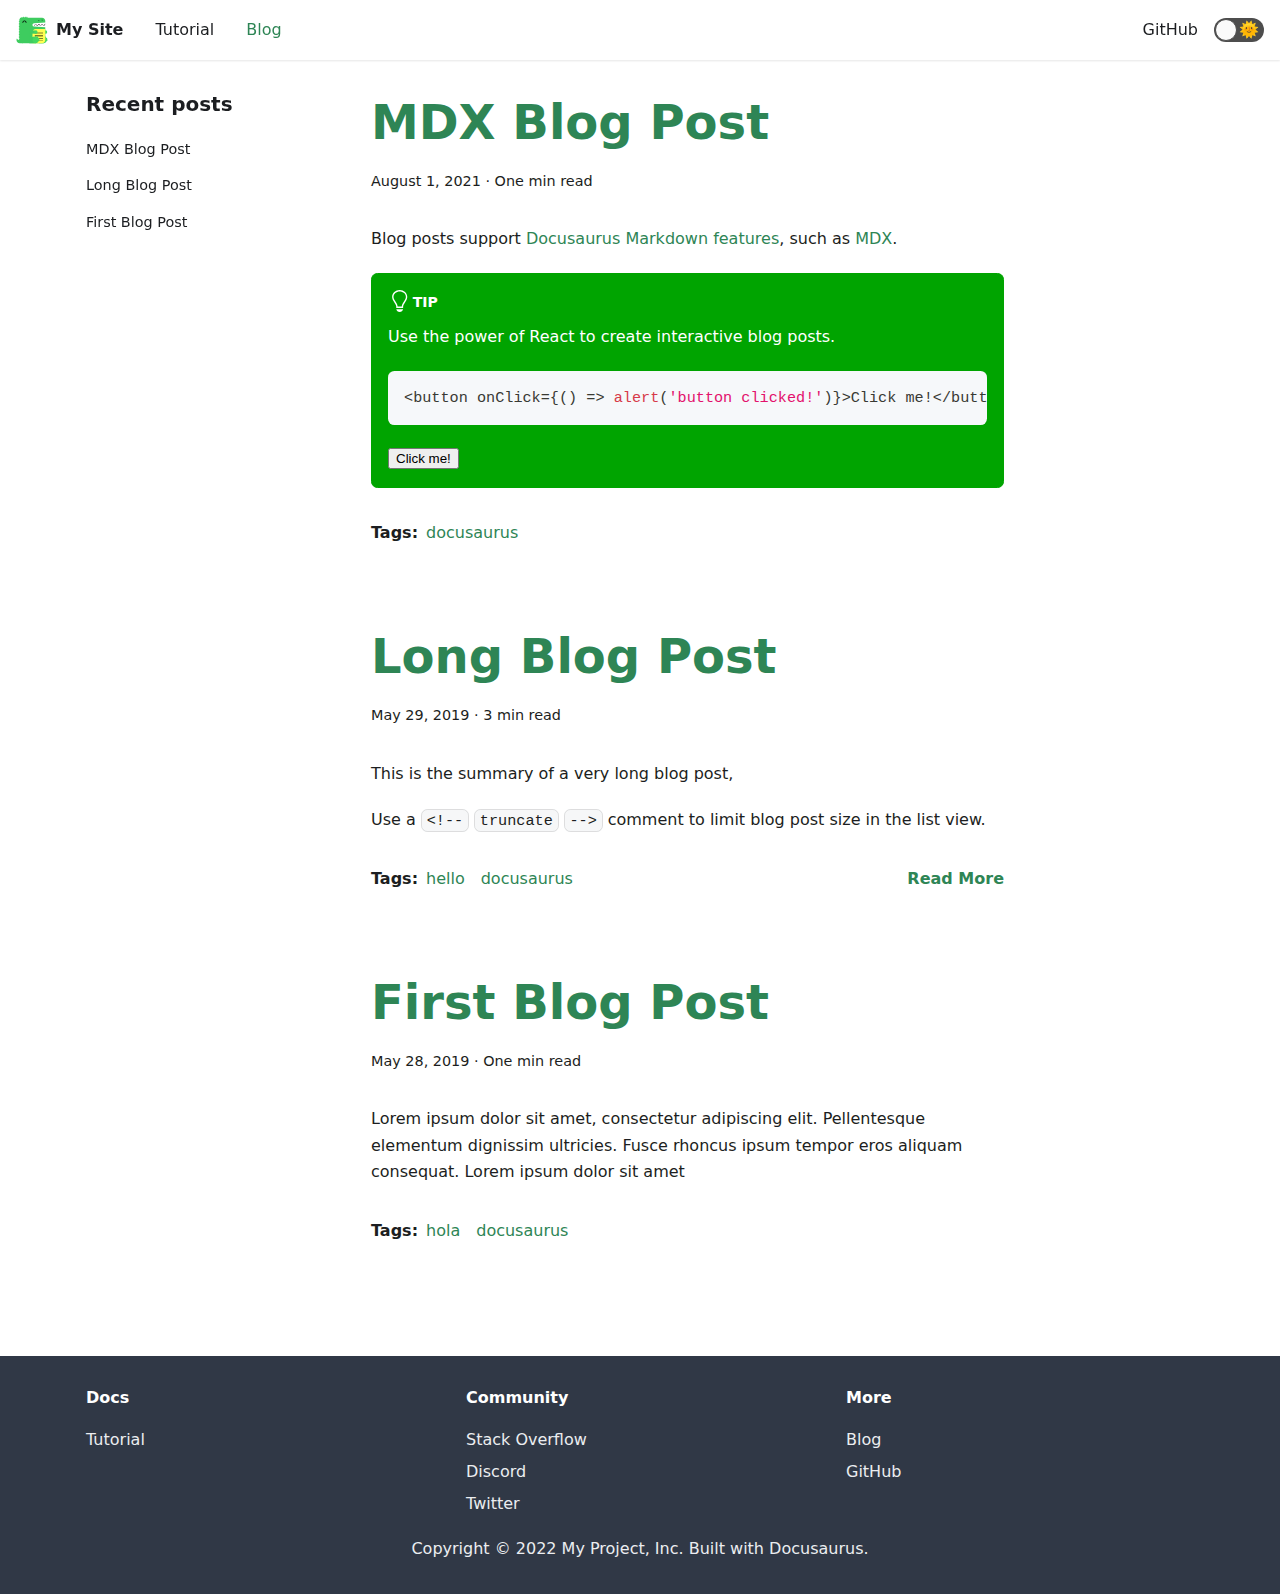
<file: blog/index.html>
<!doctype html>
<html lang="en" dir="ltr">
<head>
<meta charset="UTF-8">
<meta name="viewport" content="width=device-width,initial-scale=1">
<meta name="generator" content="Docusaurus v2.0.0-beta.ff31de0ff">
<link rel="alternate" type="application/rss+xml" href="/blog/rss.xml" title="My Site Blog RSS Feed">
<link rel="alternate" type="application/atom+xml" href="/blog/atom.xml" title="My Site Blog Atom Feed"><title data-react-helmet="true">Blog | My Site</title><meta data-react-helmet="true" property="og:title" content="Blog | My Site"><meta data-react-helmet="true" name="description" content="Blog"><meta data-react-helmet="true" property="og:description" content="Blog"><meta data-react-helmet="true" property="og:url" content="https://MarryamZulfiqar.github.io/blog"><meta data-react-helmet="true" name="docusaurus_locale" content="en"><meta data-react-helmet="true" name="docusaurus_tag" content="blog_posts_list"><link data-react-helmet="true" rel="shortcut icon" href="/img/favicon.ico"><link data-react-helmet="true" rel="canonical" href="https://MarryamZulfiqar.github.io/blog"><link data-react-helmet="true" rel="alternate" href="https://MarryamZulfiqar.github.io/blog" hreflang="en"><link data-react-helmet="true" rel="alternate" href="https://MarryamZulfiqar.github.io/blog" hreflang="x-default"><link rel="stylesheet" href="/assets/css/styles.c681de6a.css">
<link rel="preload" href="/assets/js/runtime~main.057f009a.js" as="script">
<link rel="preload" href="/assets/js/main.56faf9ca.js" as="script">
</head>
<body>
<script>!function(){function t(t){document.documentElement.setAttribute("data-theme",t)}var e=function(){var t=null;try{t=localStorage.getItem("theme")}catch(t){}return t}();t(null!==e?e:"light")}()</script><div id="__docusaurus">
<div><a href="#main" class="skipToContent_OuoZ">Skip to main content</a></div><nav class="navbar navbar--fixed-top"><div class="navbar__inner"><div class="navbar__items"><button aria-label="Navigation bar toggle" class="navbar__toggle" type="button" tabindex="0"><svg aria-label="Menu" width="30" height="30" viewBox="0 0 30 30" role="img" focusable="false"><title>Menu</title><path stroke="currentColor" stroke-linecap="round" stroke-miterlimit="10" stroke-width="2" d="M4 7h22M4 15h22M4 23h22"></path></svg></button><a class="navbar__brand" href="/"><img src="/img/logo.svg" alt="My Site Logo" class="themedImage_TMUO themedImage--light_4Vu1 navbar__logo"><img src="/img/logo.svg" alt="My Site Logo" class="themedImage_TMUO themedImage--dark_uzRr navbar__logo"><strong class="navbar__title">My Site</strong></a><a class="navbar__item navbar__link" href="/docs/intro">Tutorial</a><a aria-current="page" class="navbar__item navbar__link navbar__link--active" href="/blog">Blog</a></div><div class="navbar__items navbar__items--right"><a href="https://github.com/facebook/docusaurus" target="_blank" rel="noopener noreferrer" class="navbar__item navbar__link">GitHub</a><div class="react-toggle displayOnlyInLargeViewport_cxYs react-toggle--disabled" role="button" tabindex="-1"><div class="react-toggle-track"><div class="react-toggle-track-check"><span class="toggle_iYfV">🌜</span></div><div class="react-toggle-track-x"><span class="toggle_iYfV">🌞</span></div></div><div class="react-toggle-thumb"></div><input type="checkbox" class="react-toggle-screenreader-only" aria-label="Switch between dark and light mode"></div></div></div><div role="presentation" class="navbar-sidebar__backdrop"></div><div class="navbar-sidebar"><div class="navbar-sidebar__brand"><a class="navbar__brand" href="/"><img src="/img/logo.svg" alt="My Site Logo" class="themedImage_TMUO themedImage--light_4Vu1 navbar__logo"><img src="/img/logo.svg" alt="My Site Logo" class="themedImage_TMUO themedImage--dark_uzRr navbar__logo"><strong class="navbar__title">My Site</strong></a></div><div class="navbar-sidebar__items"><div class="menu"><ul class="menu__list"><li class="menu__list-item"><a class="menu__link" href="/docs/intro">Tutorial</a></li><li class="menu__list-item"><a aria-current="page" class="menu__link navbar__link--active" href="/blog">Blog</a></li><li class="menu__list-item"><a href="https://github.com/facebook/docusaurus" target="_blank" rel="noopener noreferrer" class="menu__link">GitHub</a></li></ul></div></div></div></nav><div class="main-wrapper blog-wrapper blog-list-page"><div class="container margin-vert--lg"><div class="row"><div class="col col--3"><div class="sidebar_q+wC thin-scrollbar"><h3 class="sidebarItemTitle_9G5K">Recent posts</h3><ul class="sidebarItemList_6T4b"><li class="sidebarItem_cjdF"><a class="sidebarItemLink_zyXk" href="/blog/mdx-blog-post">MDX Blog Post</a></li><li class="sidebarItem_cjdF"><a class="sidebarItemLink_zyXk" href="/blog/long-blog-post">Long Blog Post</a></li><li class="sidebarItem_cjdF"><a class="sidebarItemLink_zyXk" href="/blog/first-blog-post">First Blog Post</a></li></ul></div></div><main class="col col--7"><article class="margin-bottom--xl"><header><h2 class="margin-bottom--sm blogPostTitle_d4p0"><a href="/blog/mdx-blog-post">MDX Blog Post</a></h2><div class="margin-vert--md"><time datetime="2021-08-01T00:00:00.000Z" class="blogPostDate_iEnO">August 1, 2021 · One min read</time></div><div class="avatar margin-vert--md"><div class="avatar__intro"></div></div></header><div class="markdown"><p>Blog posts support <a href="https://docusaurus.io/docs/markdown-features" target="_blank" rel="noopener noreferrer">Docusaurus Markdown features</a>, such as <a href="https://mdxjs.com/" target="_blank" rel="noopener noreferrer">MDX</a>.</p><div class="admonition admonition-tip alert alert--success"><div class="admonition-heading"><h5><span class="admonition-icon"><svg xmlns="http://www.w3.org/2000/svg" width="12" height="16" viewBox="0 0 12 16"><path fill-rule="evenodd" d="M6.5 0C3.48 0 1 2.19 1 5c0 .92.55 2.25 1 3 1.34 2.25 1.78 2.78 2 4v1h5v-1c.22-1.22.66-1.75 2-4 .45-.75 1-2.08 1-3 0-2.81-2.48-5-5.5-5zm3.64 7.48c-.25.44-.47.8-.67 1.11-.86 1.41-1.25 2.06-1.45 3.23-.02.05-.02.11-.02.17H5c0-.06 0-.13-.02-.17-.2-1.17-.59-1.83-1.45-3.23-.2-.31-.42-.67-.67-1.11C2.44 6.78 2 5.65 2 5c0-2.2 2.02-4 4.5-4 1.22 0 2.36.42 3.22 1.19C10.55 2.94 11 3.94 11 5c0 .66-.44 1.78-.86 2.48zM4 14h5c-.23 1.14-1.3 2-2.5 2s-2.27-.86-2.5-2z"></path></svg></span>tip</h5></div><div class="admonition-content"><p>Use the power of React to create interactive blog posts.</p><div class="codeBlockContainer_J+bg"><div class="codeBlockContent_csEI js"><div tabindex="0" class="prism-code language-js codeBlock_rtdJ thin-scrollbar"><div class="codeBlockLines_1zSZ" style="color:#393A34;background-color:#f6f8fa"><div class="token-line" style="color:#393A34"><span class="token operator" style="color:#393A34">&lt;</span><span class="token plain">button onClick</span><span class="token operator" style="color:#393A34">=</span><span class="token punctuation" style="color:#393A34">{</span><span class="token punctuation" style="color:#393A34">(</span><span class="token punctuation" style="color:#393A34">)</span><span class="token plain"> </span><span class="token arrow operator" style="color:#393A34">=&gt;</span><span class="token plain"> </span><span class="token function" style="color:#d73a49">alert</span><span class="token punctuation" style="color:#393A34">(</span><span class="token string" style="color:#e3116c">&#x27;button clicked!&#x27;</span><span class="token punctuation" style="color:#393A34">)</span><span class="token punctuation" style="color:#393A34">}</span><span class="token operator" style="color:#393A34">&gt;</span><span class="token maybe-class-name">Click</span><span class="token plain"> me</span><span class="token operator" style="color:#393A34">!</span><span class="token operator" style="color:#393A34">&lt;</span><span class="token operator" style="color:#393A34">/</span><span class="token plain">button</span><span class="token operator" style="color:#393A34">&gt;</span></div></div></div><button type="button" aria-label="Copy code to clipboard" class="copyButton_M3SB">Copy</button></div></div><button>Click me!</button></div></div></div><footer class="row margin-vert--lg"><div class="col"><strong>Tags:</strong><a class="margin-horiz--sm" href="/blog/tags/docusaurus">docusaurus</a></div></footer></article><article class="margin-bottom--xl"><header><h2 class="margin-bottom--sm blogPostTitle_d4p0"><a href="/blog/long-blog-post">Long Blog Post</a></h2><div class="margin-vert--md"><time datetime="2019-05-29T00:00:00.000Z" class="blogPostDate_iEnO">May 29, 2019 · 3 min read</time></div><div class="avatar margin-vert--md"><div class="avatar__intro"></div></div></header><div class="markdown"><p>This is the summary of a very long blog post,</p><p>Use a <code>&lt;!--</code> <code>truncate</code> <code>--&gt;</code> comment to limit blog post size in the list view.</p></div><footer class="row margin-vert--lg"><div class="col"><strong>Tags:</strong><a class="margin-horiz--sm" href="/blog/tags/hello">hello</a><a class="margin-horiz--sm" href="/blog/tags/docusaurus">docusaurus</a></div><div class="col text--right"><a aria-label="Read more about Long Blog Post" href="/blog/long-blog-post"><strong>Read More</strong></a></div></footer></article><article class="margin-bottom--xl"><header><h2 class="margin-bottom--sm blogPostTitle_d4p0"><a href="/blog/first-blog-post">First Blog Post</a></h2><div class="margin-vert--md"><time datetime="2019-05-28T00:00:00.000Z" class="blogPostDate_iEnO">May 28, 2019 · One min read</time></div><div class="avatar margin-vert--md"><div class="avatar__intro"></div></div></header><div class="markdown"><p>Lorem ipsum dolor sit amet, consectetur adipiscing elit. Pellentesque elementum dignissim ultricies. Fusce rhoncus ipsum tempor eros aliquam consequat. Lorem ipsum dolor sit amet</p></div><footer class="row margin-vert--lg"><div class="col"><strong>Tags:</strong><a class="margin-horiz--sm" href="/blog/tags/hola">hola</a><a class="margin-horiz--sm" href="/blog/tags/docusaurus">docusaurus</a></div></footer></article><nav class="pagination-nav" aria-label="Blog list page navigation"><div class="pagination-nav__item"></div><div class="pagination-nav__item pagination-nav__item--next"></div></nav></main></div></div></div><footer class="footer footer--dark"><div class="container"><div class="row footer__links"><div class="col footer__col"><div class="footer__title">Docs</div><ul class="footer__items"><li class="footer__item"><a class="footer__link-item" href="/docs/intro">Tutorial</a></li></ul></div><div class="col footer__col"><div class="footer__title">Community</div><ul class="footer__items"><li class="footer__item"><a href="https://stackoverflow.com/questions/tagged/docusaurus" target="_blank" rel="noopener noreferrer" class="footer__link-item">Stack Overflow</a></li><li class="footer__item"><a href="https://discordapp.com/invite/docusaurus" target="_blank" rel="noopener noreferrer" class="footer__link-item">Discord</a></li><li class="footer__item"><a href="https://twitter.com/docusaurus" target="_blank" rel="noopener noreferrer" class="footer__link-item">Twitter</a></li></ul></div><div class="col footer__col"><div class="footer__title">More</div><ul class="footer__items"><li class="footer__item"><a class="footer__link-item" href="/blog">Blog</a></li><li class="footer__item"><a href="https://github.com/facebook/docusaurus" target="_blank" rel="noopener noreferrer" class="footer__link-item">GitHub</a></li></ul></div></div><div class="footer__bottom text--center"><div class="footer__copyright">Copyright © 2022 My Project, Inc. Built with Docusaurus.</div></div></div></footer></div>
<script src="/assets/js/runtime~main.057f009a.js"></script>
<script src="/assets/js/main.56faf9ca.js"></script>
</body>
</html>
</file>
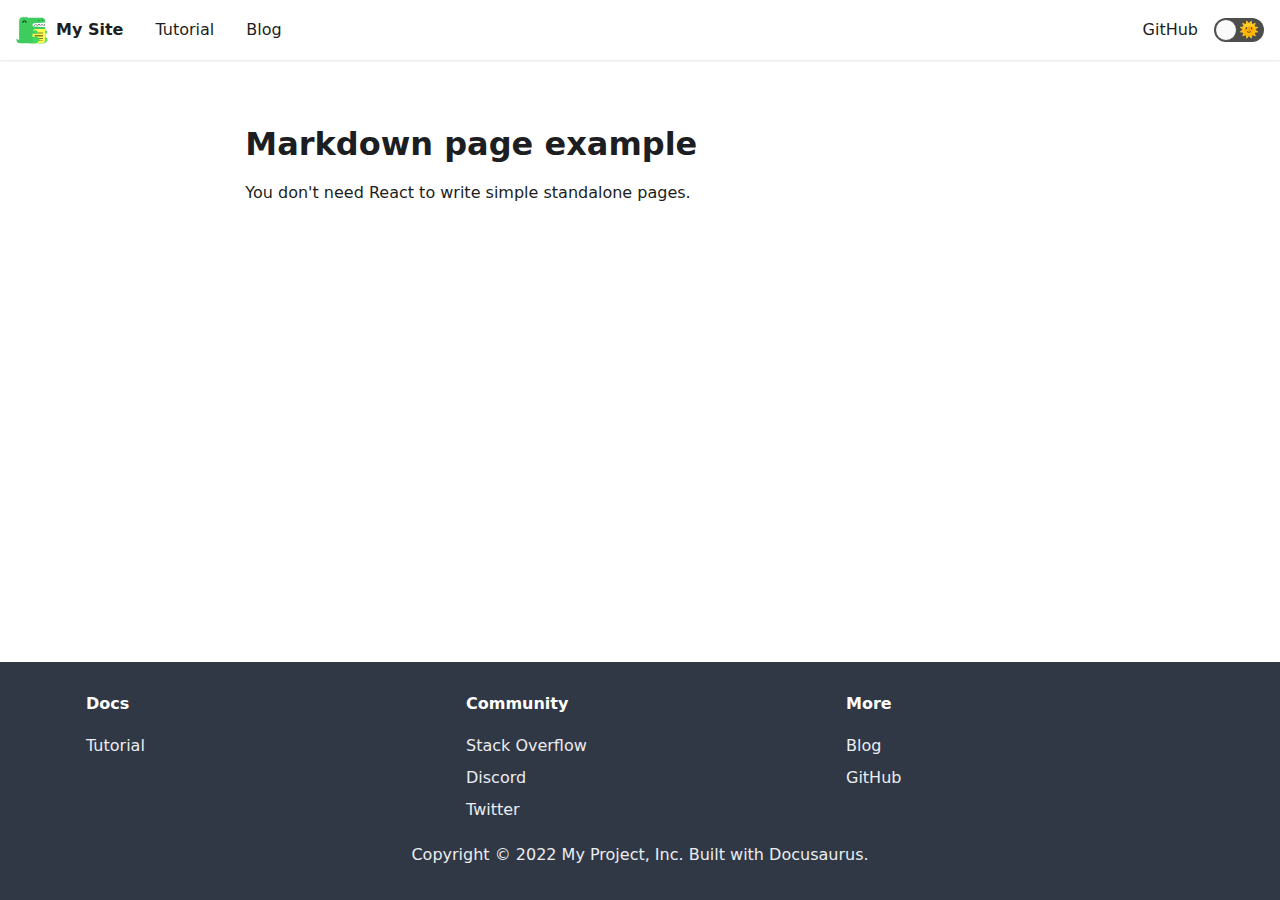
<file: markdown-page/index.html>
<!doctype html>
<html lang="en" dir="ltr">
<head>
<meta charset="UTF-8">
<meta name="viewport" content="width=device-width,initial-scale=1">
<meta name="generator" content="Docusaurus v2.0.0-beta.ff31de0ff">
<link rel="alternate" type="application/rss+xml" href="/blog/rss.xml" title="My Site Blog RSS Feed">
<link rel="alternate" type="application/atom+xml" href="/blog/atom.xml" title="My Site Blog Atom Feed"><title data-react-helmet="true">Markdown page example | My Site</title><meta data-react-helmet="true" property="og:title" content="Markdown page example | My Site"><meta data-react-helmet="true" property="og:url" content="https://MarryamZulfiqar.github.io/markdown-page"><meta data-react-helmet="true" name="docusaurus_locale" content="en"><meta data-react-helmet="true" name="docusaurus_tag" content="default"><link data-react-helmet="true" rel="shortcut icon" href="/img/favicon.ico"><link data-react-helmet="true" rel="canonical" href="https://MarryamZulfiqar.github.io/markdown-page"><link data-react-helmet="true" rel="alternate" href="https://MarryamZulfiqar.github.io/markdown-page" hreflang="en"><link data-react-helmet="true" rel="alternate" href="https://MarryamZulfiqar.github.io/markdown-page" hreflang="x-default"><link rel="stylesheet" href="/assets/css/styles.c681de6a.css">
<link rel="preload" href="/assets/js/runtime~main.057f009a.js" as="script">
<link rel="preload" href="/assets/js/main.56faf9ca.js" as="script">
</head>
<body>
<script>!function(){function t(t){document.documentElement.setAttribute("data-theme",t)}var e=function(){var t=null;try{t=localStorage.getItem("theme")}catch(t){}return t}();t(null!==e?e:"light")}()</script><div id="__docusaurus">
<div><a href="#main" class="skipToContent_OuoZ">Skip to main content</a></div><nav class="navbar navbar--fixed-top"><div class="navbar__inner"><div class="navbar__items"><button aria-label="Navigation bar toggle" class="navbar__toggle" type="button" tabindex="0"><svg aria-label="Menu" width="30" height="30" viewBox="0 0 30 30" role="img" focusable="false"><title>Menu</title><path stroke="currentColor" stroke-linecap="round" stroke-miterlimit="10" stroke-width="2" d="M4 7h22M4 15h22M4 23h22"></path></svg></button><a class="navbar__brand" href="/"><img src="/img/logo.svg" alt="My Site Logo" class="themedImage_TMUO themedImage--light_4Vu1 navbar__logo"><img src="/img/logo.svg" alt="My Site Logo" class="themedImage_TMUO themedImage--dark_uzRr navbar__logo"><strong class="navbar__title">My Site</strong></a><a class="navbar__item navbar__link" href="/docs/intro">Tutorial</a><a class="navbar__item navbar__link" href="/blog">Blog</a></div><div class="navbar__items navbar__items--right"><a href="https://github.com/facebook/docusaurus" target="_blank" rel="noopener noreferrer" class="navbar__item navbar__link">GitHub</a><div class="react-toggle displayOnlyInLargeViewport_cxYs react-toggle--disabled" role="button" tabindex="-1"><div class="react-toggle-track"><div class="react-toggle-track-check"><span class="toggle_iYfV">🌜</span></div><div class="react-toggle-track-x"><span class="toggle_iYfV">🌞</span></div></div><div class="react-toggle-thumb"></div><input type="checkbox" class="react-toggle-screenreader-only" aria-label="Switch between dark and light mode"></div></div></div><div role="presentation" class="navbar-sidebar__backdrop"></div><div class="navbar-sidebar"><div class="navbar-sidebar__brand"><a class="navbar__brand" href="/"><img src="/img/logo.svg" alt="My Site Logo" class="themedImage_TMUO themedImage--light_4Vu1 navbar__logo"><img src="/img/logo.svg" alt="My Site Logo" class="themedImage_TMUO themedImage--dark_uzRr navbar__logo"><strong class="navbar__title">My Site</strong></a></div><div class="navbar-sidebar__items"><div class="menu"><ul class="menu__list"><li class="menu__list-item"><a class="menu__link" href="/docs/intro">Tutorial</a></li><li class="menu__list-item"><a class="menu__link" href="/blog">Blog</a></li><li class="menu__list-item"><a href="https://github.com/facebook/docusaurus" target="_blank" rel="noopener noreferrer" class="menu__link">GitHub</a></li></ul></div></div></div></nav><div class="main-wrapper mdx-wrapper mdx-page"><main><div class="container container--fluid"><div class="margin-vert--lg padding-vert--lg"><div class="row"><div class="col col--8 col--offset-2"><div class="container"><h1><a aria-hidden="true" tabindex="-1" class="anchor enhancedAnchor_WiXH" id="markdown-page-example"></a>Markdown page example<a class="hash-link" href="#markdown-page-example" title="Direct link to heading">#</a></h1><p>You don&#x27;t need React to write simple standalone pages.</p></div></div><div class="col col--2"><div class="tableOfContents_vrFS thin-scrollbar"></div></div></div></div></div></main></div><footer class="footer footer--dark"><div class="container"><div class="row footer__links"><div class="col footer__col"><div class="footer__title">Docs</div><ul class="footer__items"><li class="footer__item"><a class="footer__link-item" href="/docs/intro">Tutorial</a></li></ul></div><div class="col footer__col"><div class="footer__title">Community</div><ul class="footer__items"><li class="footer__item"><a href="https://stackoverflow.com/questions/tagged/docusaurus" target="_blank" rel="noopener noreferrer" class="footer__link-item">Stack Overflow</a></li><li class="footer__item"><a href="https://discordapp.com/invite/docusaurus" target="_blank" rel="noopener noreferrer" class="footer__link-item">Discord</a></li><li class="footer__item"><a href="https://twitter.com/docusaurus" target="_blank" rel="noopener noreferrer" class="footer__link-item">Twitter</a></li></ul></div><div class="col footer__col"><div class="footer__title">More</div><ul class="footer__items"><li class="footer__item"><a class="footer__link-item" href="/blog">Blog</a></li><li class="footer__item"><a href="https://github.com/facebook/docusaurus" target="_blank" rel="noopener noreferrer" class="footer__link-item">GitHub</a></li></ul></div></div><div class="footer__bottom text--center"><div class="footer__copyright">Copyright © 2022 My Project, Inc. Built with Docusaurus.</div></div></div></footer></div>
<script src="/assets/js/runtime~main.057f009a.js"></script>
<script src="/assets/js/main.56faf9ca.js"></script>
</body>
</html>
</file>
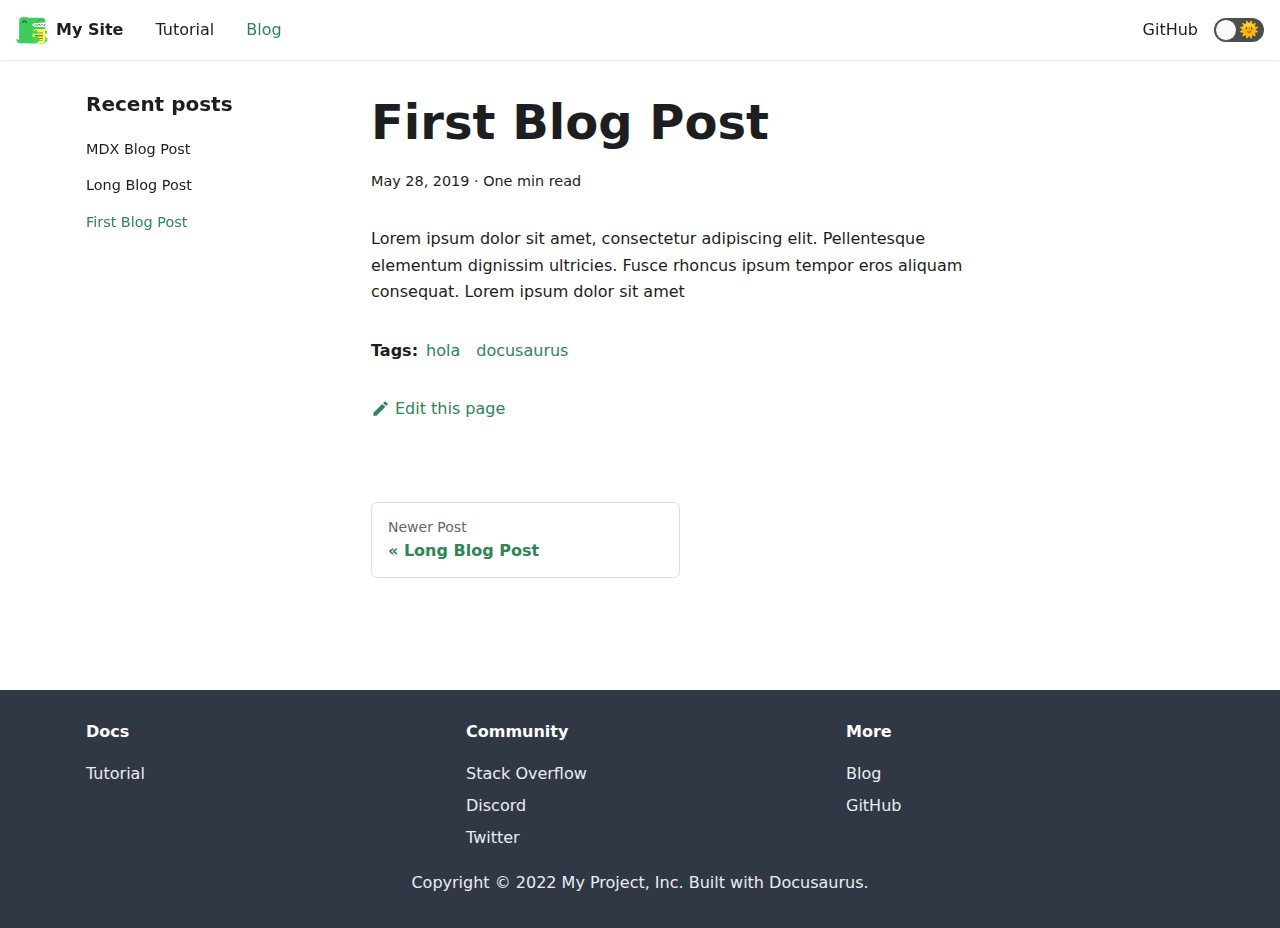
<file: blog/first-blog-post/index.html>
<!doctype html>
<html lang="en" dir="ltr">
<head>
<meta charset="UTF-8">
<meta name="viewport" content="width=device-width,initial-scale=1">
<meta name="generator" content="Docusaurus v2.0.0-beta.ff31de0ff">
<link rel="alternate" type="application/rss+xml" href="/blog/rss.xml" title="My Site Blog RSS Feed">
<link rel="alternate" type="application/atom+xml" href="/blog/atom.xml" title="My Site Blog Atom Feed"><title data-react-helmet="true">First Blog Post | My Site</title><meta data-react-helmet="true" property="og:title" content="First Blog Post | My Site"><meta data-react-helmet="true" name="description" content="Lorem ipsum dolor sit amet, consectetur adipiscing elit. Pellentesque elementum dignissim ultricies. Fusce rhoncus ipsum tempor eros aliquam consequat. Lorem ipsum dolor sit amet"><meta data-react-helmet="true" property="og:description" content="Lorem ipsum dolor sit amet, consectetur adipiscing elit. Pellentesque elementum dignissim ultricies. Fusce rhoncus ipsum tempor eros aliquam consequat. Lorem ipsum dolor sit amet"><meta data-react-helmet="true" property="og:url" content="https://MarryamZulfiqar.github.io/blog/first-blog-post"><meta data-react-helmet="true" name="docusaurus_locale" content="en"><meta data-react-helmet="true" name="docusaurus_tag" content="default"><link data-react-helmet="true" rel="shortcut icon" href="/img/favicon.ico"><link data-react-helmet="true" rel="canonical" href="https://MarryamZulfiqar.github.io/blog/first-blog-post"><link data-react-helmet="true" rel="alternate" href="https://MarryamZulfiqar.github.io/blog/first-blog-post" hreflang="en"><link data-react-helmet="true" rel="alternate" href="https://MarryamZulfiqar.github.io/blog/first-blog-post" hreflang="x-default"><link rel="stylesheet" href="/assets/css/styles.c681de6a.css">
<link rel="preload" href="/assets/js/runtime~main.057f009a.js" as="script">
<link rel="preload" href="/assets/js/main.56faf9ca.js" as="script">
</head>
<body>
<script>!function(){function t(t){document.documentElement.setAttribute("data-theme",t)}var e=function(){var t=null;try{t=localStorage.getItem("theme")}catch(t){}return t}();t(null!==e?e:"light")}()</script><div id="__docusaurus">
<div><a href="#main" class="skipToContent_OuoZ">Skip to main content</a></div><nav class="navbar navbar--fixed-top"><div class="navbar__inner"><div class="navbar__items"><button aria-label="Navigation bar toggle" class="navbar__toggle" type="button" tabindex="0"><svg aria-label="Menu" width="30" height="30" viewBox="0 0 30 30" role="img" focusable="false"><title>Menu</title><path stroke="currentColor" stroke-linecap="round" stroke-miterlimit="10" stroke-width="2" d="M4 7h22M4 15h22M4 23h22"></path></svg></button><a class="navbar__brand" href="/"><img src="/img/logo.svg" alt="My Site Logo" class="themedImage_TMUO themedImage--light_4Vu1 navbar__logo"><img src="/img/logo.svg" alt="My Site Logo" class="themedImage_TMUO themedImage--dark_uzRr navbar__logo"><strong class="navbar__title">My Site</strong></a><a class="navbar__item navbar__link" href="/docs/intro">Tutorial</a><a aria-current="page" class="navbar__item navbar__link navbar__link--active" href="/blog">Blog</a></div><div class="navbar__items navbar__items--right"><a href="https://github.com/facebook/docusaurus" target="_blank" rel="noopener noreferrer" class="navbar__item navbar__link">GitHub</a><div class="react-toggle displayOnlyInLargeViewport_cxYs react-toggle--disabled" role="button" tabindex="-1"><div class="react-toggle-track"><div class="react-toggle-track-check"><span class="toggle_iYfV">🌜</span></div><div class="react-toggle-track-x"><span class="toggle_iYfV">🌞</span></div></div><div class="react-toggle-thumb"></div><input type="checkbox" class="react-toggle-screenreader-only" aria-label="Switch between dark and light mode"></div></div></div><div role="presentation" class="navbar-sidebar__backdrop"></div><div class="navbar-sidebar"><div class="navbar-sidebar__brand"><a class="navbar__brand" href="/"><img src="/img/logo.svg" alt="My Site Logo" class="themedImage_TMUO themedImage--light_4Vu1 navbar__logo"><img src="/img/logo.svg" alt="My Site Logo" class="themedImage_TMUO themedImage--dark_uzRr navbar__logo"><strong class="navbar__title">My Site</strong></a></div><div class="navbar-sidebar__items"><div class="menu"><ul class="menu__list"><li class="menu__list-item"><a class="menu__link" href="/docs/intro">Tutorial</a></li><li class="menu__list-item"><a aria-current="page" class="menu__link navbar__link--active" href="/blog">Blog</a></li><li class="menu__list-item"><a href="https://github.com/facebook/docusaurus" target="_blank" rel="noopener noreferrer" class="menu__link">GitHub</a></li></ul></div></div></div></nav><div class="main-wrapper blog-wrapper blog-post-page"><div class="container margin-vert--lg"><div class="row"><div class="col col--3"><div class="sidebar_q+wC thin-scrollbar"><h3 class="sidebarItemTitle_9G5K">Recent posts</h3><ul class="sidebarItemList_6T4b"><li class="sidebarItem_cjdF"><a class="sidebarItemLink_zyXk" href="/blog/mdx-blog-post">MDX Blog Post</a></li><li class="sidebarItem_cjdF"><a class="sidebarItemLink_zyXk" href="/blog/long-blog-post">Long Blog Post</a></li><li class="sidebarItem_cjdF"><a aria-current="page" class="sidebarItemLink_zyXk sidebarItemLinkActive_wcJs" href="/blog/first-blog-post">First Blog Post</a></li></ul></div></div><main class="col col--7"><article><header><h1 class="margin-bottom--sm blogPostTitle_d4p0">First Blog Post</h1><div class="margin-vert--md"><time datetime="2019-05-28T00:00:00.000Z" class="blogPostDate_iEnO">May 28, 2019 · One min read</time></div><div class="avatar margin-vert--md"><div class="avatar__intro"></div></div></header><div class="markdown"><p>Lorem ipsum dolor sit amet, consectetur adipiscing elit. Pellentesque elementum dignissim ultricies. Fusce rhoncus ipsum tempor eros aliquam consequat. Lorem ipsum dolor sit amet</p></div><footer class="row margin-vert--lg"><div class="col"><strong>Tags:</strong><a class="margin-horiz--sm" href="/blog/tags/hola">hola</a><a class="margin-horiz--sm" href="/blog/tags/docusaurus">docusaurus</a></div></footer></article><div><a href="https://github.com/facebook/docusaurus/tree/main/packages/create-docusaurus/templates/shared/blog/2019-05-28-first-blog-post.md" target="_blank" rel="noreferrer noopener"><svg fill="currentColor" height="1.2em" width="1.2em" preserveAspectRatio="xMidYMid meet" role="img" viewBox="0 0 40 40" class="iconEdit_mS5F" aria-label="Edit page"><g><path d="m34.5 11.7l-3 3.1-6.3-6.3 3.1-3q0.5-0.5 1.2-0.5t1.1 0.5l3.9 3.9q0.5 0.4 0.5 1.1t-0.5 1.2z m-29.5 17.1l18.4-18.5 6.3 6.3-18.4 18.4h-6.3v-6.2z"></path></g></svg>Edit this page</a></div><div class="margin-vert--xl"><nav class="pagination-nav" aria-label="Blog post page navigation"><div class="pagination-nav__item"><a class="pagination-nav__link" href="/blog/long-blog-post"><div class="pagination-nav__sublabel">Newer Post</div><div class="pagination-nav__label">« Long Blog Post</div></a></div><div class="pagination-nav__item pagination-nav__item--next"></div></nav></div></main><div class="col col--2"><div class="tableOfContents_vrFS thin-scrollbar"></div></div></div></div></div><footer class="footer footer--dark"><div class="container"><div class="row footer__links"><div class="col footer__col"><div class="footer__title">Docs</div><ul class="footer__items"><li class="footer__item"><a class="footer__link-item" href="/docs/intro">Tutorial</a></li></ul></div><div class="col footer__col"><div class="footer__title">Community</div><ul class="footer__items"><li class="footer__item"><a href="https://stackoverflow.com/questions/tagged/docusaurus" target="_blank" rel="noopener noreferrer" class="footer__link-item">Stack Overflow</a></li><li class="footer__item"><a href="https://discordapp.com/invite/docusaurus" target="_blank" rel="noopener noreferrer" class="footer__link-item">Discord</a></li><li class="footer__item"><a href="https://twitter.com/docusaurus" target="_blank" rel="noopener noreferrer" class="footer__link-item">Twitter</a></li></ul></div><div class="col footer__col"><div class="footer__title">More</div><ul class="footer__items"><li class="footer__item"><a class="footer__link-item" href="/blog">Blog</a></li><li class="footer__item"><a href="https://github.com/facebook/docusaurus" target="_blank" rel="noopener noreferrer" class="footer__link-item">GitHub</a></li></ul></div></div><div class="footer__bottom text--center"><div class="footer__copyright">Copyright © 2022 My Project, Inc. Built with Docusaurus.</div></div></div></footer></div>
<script src="/assets/js/runtime~main.057f009a.js"></script>
<script src="/assets/js/main.56faf9ca.js"></script>
</body>
</html>
</file>
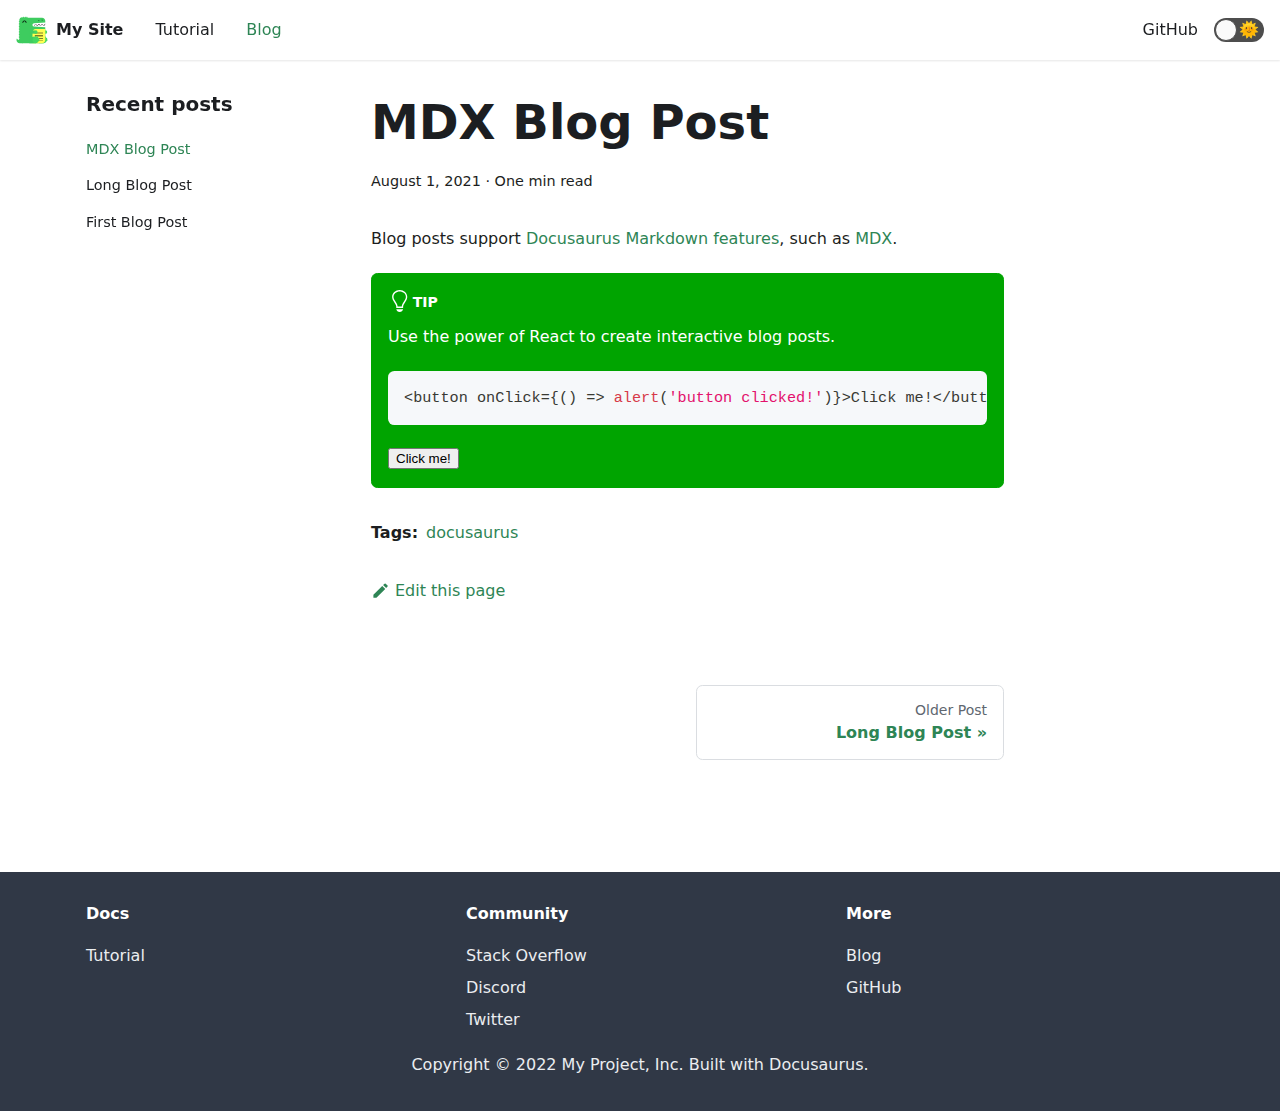
<file: blog/mdx-blog-post/index.html>
<!doctype html>
<html lang="en" dir="ltr">
<head>
<meta charset="UTF-8">
<meta name="viewport" content="width=device-width,initial-scale=1">
<meta name="generator" content="Docusaurus v2.0.0-beta.ff31de0ff">
<link rel="alternate" type="application/rss+xml" href="/blog/rss.xml" title="My Site Blog RSS Feed">
<link rel="alternate" type="application/atom+xml" href="/blog/atom.xml" title="My Site Blog Atom Feed"><title data-react-helmet="true">MDX Blog Post | My Site</title><meta data-react-helmet="true" property="og:title" content="MDX Blog Post | My Site"><meta data-react-helmet="true" name="description" content="Blog posts support Docusaurus Markdown features, such as MDX."><meta data-react-helmet="true" property="og:description" content="Blog posts support Docusaurus Markdown features, such as MDX."><meta data-react-helmet="true" property="og:url" content="https://MarryamZulfiqar.github.io/blog/mdx-blog-post"><meta data-react-helmet="true" name="docusaurus_locale" content="en"><meta data-react-helmet="true" name="docusaurus_tag" content="default"><link data-react-helmet="true" rel="shortcut icon" href="/img/favicon.ico"><link data-react-helmet="true" rel="canonical" href="https://MarryamZulfiqar.github.io/blog/mdx-blog-post"><link data-react-helmet="true" rel="alternate" href="https://MarryamZulfiqar.github.io/blog/mdx-blog-post" hreflang="en"><link data-react-helmet="true" rel="alternate" href="https://MarryamZulfiqar.github.io/blog/mdx-blog-post" hreflang="x-default"><link rel="stylesheet" href="/assets/css/styles.c681de6a.css">
<link rel="preload" href="/assets/js/runtime~main.057f009a.js" as="script">
<link rel="preload" href="/assets/js/main.56faf9ca.js" as="script">
</head>
<body>
<script>!function(){function t(t){document.documentElement.setAttribute("data-theme",t)}var e=function(){var t=null;try{t=localStorage.getItem("theme")}catch(t){}return t}();t(null!==e?e:"light")}()</script><div id="__docusaurus">
<div><a href="#main" class="skipToContent_OuoZ">Skip to main content</a></div><nav class="navbar navbar--fixed-top"><div class="navbar__inner"><div class="navbar__items"><button aria-label="Navigation bar toggle" class="navbar__toggle" type="button" tabindex="0"><svg aria-label="Menu" width="30" height="30" viewBox="0 0 30 30" role="img" focusable="false"><title>Menu</title><path stroke="currentColor" stroke-linecap="round" stroke-miterlimit="10" stroke-width="2" d="M4 7h22M4 15h22M4 23h22"></path></svg></button><a class="navbar__brand" href="/"><img src="/img/logo.svg" alt="My Site Logo" class="themedImage_TMUO themedImage--light_4Vu1 navbar__logo"><img src="/img/logo.svg" alt="My Site Logo" class="themedImage_TMUO themedImage--dark_uzRr navbar__logo"><strong class="navbar__title">My Site</strong></a><a class="navbar__item navbar__link" href="/docs/intro">Tutorial</a><a aria-current="page" class="navbar__item navbar__link navbar__link--active" href="/blog">Blog</a></div><div class="navbar__items navbar__items--right"><a href="https://github.com/facebook/docusaurus" target="_blank" rel="noopener noreferrer" class="navbar__item navbar__link">GitHub</a><div class="react-toggle displayOnlyInLargeViewport_cxYs react-toggle--disabled" role="button" tabindex="-1"><div class="react-toggle-track"><div class="react-toggle-track-check"><span class="toggle_iYfV">🌜</span></div><div class="react-toggle-track-x"><span class="toggle_iYfV">🌞</span></div></div><div class="react-toggle-thumb"></div><input type="checkbox" class="react-toggle-screenreader-only" aria-label="Switch between dark and light mode"></div></div></div><div role="presentation" class="navbar-sidebar__backdrop"></div><div class="navbar-sidebar"><div class="navbar-sidebar__brand"><a class="navbar__brand" href="/"><img src="/img/logo.svg" alt="My Site Logo" class="themedImage_TMUO themedImage--light_4Vu1 navbar__logo"><img src="/img/logo.svg" alt="My Site Logo" class="themedImage_TMUO themedImage--dark_uzRr navbar__logo"><strong class="navbar__title">My Site</strong></a></div><div class="navbar-sidebar__items"><div class="menu"><ul class="menu__list"><li class="menu__list-item"><a class="menu__link" href="/docs/intro">Tutorial</a></li><li class="menu__list-item"><a aria-current="page" class="menu__link navbar__link--active" href="/blog">Blog</a></li><li class="menu__list-item"><a href="https://github.com/facebook/docusaurus" target="_blank" rel="noopener noreferrer" class="menu__link">GitHub</a></li></ul></div></div></div></nav><div class="main-wrapper blog-wrapper blog-post-page"><div class="container margin-vert--lg"><div class="row"><div class="col col--3"><div class="sidebar_q+wC thin-scrollbar"><h3 class="sidebarItemTitle_9G5K">Recent posts</h3><ul class="sidebarItemList_6T4b"><li class="sidebarItem_cjdF"><a aria-current="page" class="sidebarItemLink_zyXk sidebarItemLinkActive_wcJs" href="/blog/mdx-blog-post">MDX Blog Post</a></li><li class="sidebarItem_cjdF"><a class="sidebarItemLink_zyXk" href="/blog/long-blog-post">Long Blog Post</a></li><li class="sidebarItem_cjdF"><a class="sidebarItemLink_zyXk" href="/blog/first-blog-post">First Blog Post</a></li></ul></div></div><main class="col col--7"><article><header><h1 class="margin-bottom--sm blogPostTitle_d4p0">MDX Blog Post</h1><div class="margin-vert--md"><time datetime="2021-08-01T00:00:00.000Z" class="blogPostDate_iEnO">August 1, 2021 · One min read</time></div><div class="avatar margin-vert--md"><div class="avatar__intro"></div></div></header><div class="markdown"><p>Blog posts support <a href="https://docusaurus.io/docs/markdown-features" target="_blank" rel="noopener noreferrer">Docusaurus Markdown features</a>, such as <a href="https://mdxjs.com/" target="_blank" rel="noopener noreferrer">MDX</a>.</p><div class="admonition admonition-tip alert alert--success"><div class="admonition-heading"><h5><span class="admonition-icon"><svg xmlns="http://www.w3.org/2000/svg" width="12" height="16" viewBox="0 0 12 16"><path fill-rule="evenodd" d="M6.5 0C3.48 0 1 2.19 1 5c0 .92.55 2.25 1 3 1.34 2.25 1.78 2.78 2 4v1h5v-1c.22-1.22.66-1.75 2-4 .45-.75 1-2.08 1-3 0-2.81-2.48-5-5.5-5zm3.64 7.48c-.25.44-.47.8-.67 1.11-.86 1.41-1.25 2.06-1.45 3.23-.02.05-.02.11-.02.17H5c0-.06 0-.13-.02-.17-.2-1.17-.59-1.83-1.45-3.23-.2-.31-.42-.67-.67-1.11C2.44 6.78 2 5.65 2 5c0-2.2 2.02-4 4.5-4 1.22 0 2.36.42 3.22 1.19C10.55 2.94 11 3.94 11 5c0 .66-.44 1.78-.86 2.48zM4 14h5c-.23 1.14-1.3 2-2.5 2s-2.27-.86-2.5-2z"></path></svg></span>tip</h5></div><div class="admonition-content"><p>Use the power of React to create interactive blog posts.</p><div class="codeBlockContainer_J+bg"><div class="codeBlockContent_csEI js"><div tabindex="0" class="prism-code language-js codeBlock_rtdJ thin-scrollbar"><div class="codeBlockLines_1zSZ" style="color:#393A34;background-color:#f6f8fa"><div class="token-line" style="color:#393A34"><span class="token operator" style="color:#393A34">&lt;</span><span class="token plain">button onClick</span><span class="token operator" style="color:#393A34">=</span><span class="token punctuation" style="color:#393A34">{</span><span class="token punctuation" style="color:#393A34">(</span><span class="token punctuation" style="color:#393A34">)</span><span class="token plain"> </span><span class="token arrow operator" style="color:#393A34">=&gt;</span><span class="token plain"> </span><span class="token function" style="color:#d73a49">alert</span><span class="token punctuation" style="color:#393A34">(</span><span class="token string" style="color:#e3116c">&#x27;button clicked!&#x27;</span><span class="token punctuation" style="color:#393A34">)</span><span class="token punctuation" style="color:#393A34">}</span><span class="token operator" style="color:#393A34">&gt;</span><span class="token maybe-class-name">Click</span><span class="token plain"> me</span><span class="token operator" style="color:#393A34">!</span><span class="token operator" style="color:#393A34">&lt;</span><span class="token operator" style="color:#393A34">/</span><span class="token plain">button</span><span class="token operator" style="color:#393A34">&gt;</span></div></div></div><button type="button" aria-label="Copy code to clipboard" class="copyButton_M3SB">Copy</button></div></div><button>Click me!</button></div></div></div><footer class="row margin-vert--lg"><div class="col"><strong>Tags:</strong><a class="margin-horiz--sm" href="/blog/tags/docusaurus">docusaurus</a></div></footer></article><div><a href="https://github.com/facebook/docusaurus/tree/main/packages/create-docusaurus/templates/shared/blog/2021-08-01-mdx-blog-post.mdx" target="_blank" rel="noreferrer noopener"><svg fill="currentColor" height="1.2em" width="1.2em" preserveAspectRatio="xMidYMid meet" role="img" viewBox="0 0 40 40" class="iconEdit_mS5F" aria-label="Edit page"><g><path d="m34.5 11.7l-3 3.1-6.3-6.3 3.1-3q0.5-0.5 1.2-0.5t1.1 0.5l3.9 3.9q0.5 0.4 0.5 1.1t-0.5 1.2z m-29.5 17.1l18.4-18.5 6.3 6.3-18.4 18.4h-6.3v-6.2z"></path></g></svg>Edit this page</a></div><div class="margin-vert--xl"><nav class="pagination-nav" aria-label="Blog post page navigation"><div class="pagination-nav__item"></div><div class="pagination-nav__item pagination-nav__item--next"><a class="pagination-nav__link" href="/blog/long-blog-post"><div class="pagination-nav__sublabel">Older Post</div><div class="pagination-nav__label">Long Blog Post »</div></a></div></nav></div></main><div class="col col--2"><div class="tableOfContents_vrFS thin-scrollbar"></div></div></div></div></div><footer class="footer footer--dark"><div class="container"><div class="row footer__links"><div class="col footer__col"><div class="footer__title">Docs</div><ul class="footer__items"><li class="footer__item"><a class="footer__link-item" href="/docs/intro">Tutorial</a></li></ul></div><div class="col footer__col"><div class="footer__title">Community</div><ul class="footer__items"><li class="footer__item"><a href="https://stackoverflow.com/questions/tagged/docusaurus" target="_blank" rel="noopener noreferrer" class="footer__link-item">Stack Overflow</a></li><li class="footer__item"><a href="https://discordapp.com/invite/docusaurus" target="_blank" rel="noopener noreferrer" class="footer__link-item">Discord</a></li><li class="footer__item"><a href="https://twitter.com/docusaurus" target="_blank" rel="noopener noreferrer" class="footer__link-item">Twitter</a></li></ul></div><div class="col footer__col"><div class="footer__title">More</div><ul class="footer__items"><li class="footer__item"><a class="footer__link-item" href="/blog">Blog</a></li><li class="footer__item"><a href="https://github.com/facebook/docusaurus" target="_blank" rel="noopener noreferrer" class="footer__link-item">GitHub</a></li></ul></div></div><div class="footer__bottom text--center"><div class="footer__copyright">Copyright © 2022 My Project, Inc. Built with Docusaurus.</div></div></div></footer></div>
<script src="/assets/js/runtime~main.057f009a.js"></script>
<script src="/assets/js/main.56faf9ca.js"></script>
</body>
</html>
</file>
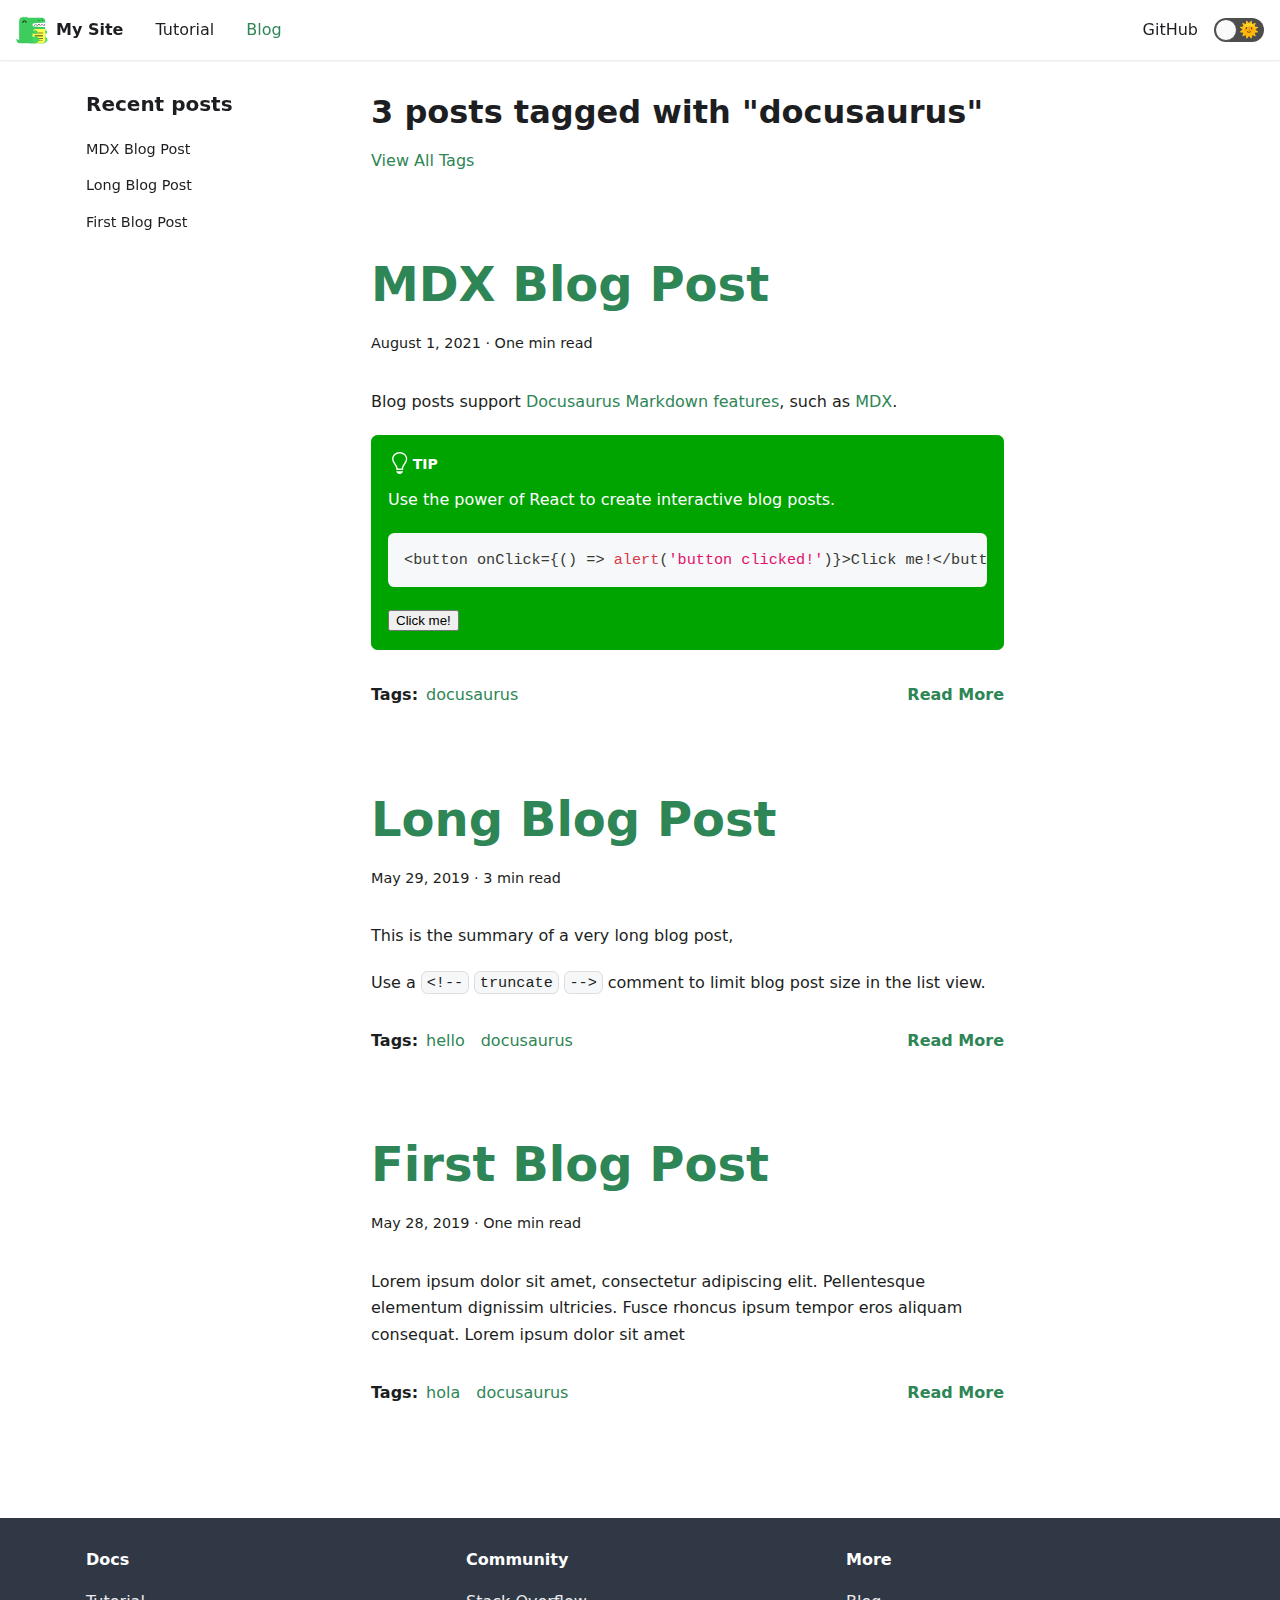
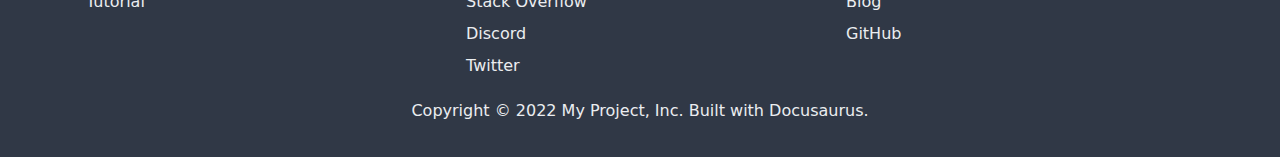
<file: blog/tags/docusaurus/index.html>
<!doctype html>
<html lang="en" dir="ltr">
<head>
<meta charset="UTF-8">
<meta name="viewport" content="width=device-width,initial-scale=1">
<meta name="generator" content="Docusaurus v2.0.0-beta.ff31de0ff">
<link rel="alternate" type="application/rss+xml" href="/blog/rss.xml" title="My Site Blog RSS Feed">
<link rel="alternate" type="application/atom+xml" href="/blog/atom.xml" title="My Site Blog Atom Feed"><title data-react-helmet="true">Posts tagged &quot;docusaurus&quot; | My Site</title><meta data-react-helmet="true" property="og:title" content="Posts tagged &quot;docusaurus&quot; | My Site"><meta data-react-helmet="true" name="description" content="Blog | Tagged &quot;docusaurus&quot;"><meta data-react-helmet="true" property="og:description" content="Blog | Tagged &quot;docusaurus&quot;"><meta data-react-helmet="true" property="og:url" content="https://MarryamZulfiqar.github.io/blog/tags/docusaurus"><meta data-react-helmet="true" name="docusaurus_locale" content="en"><meta data-react-helmet="true" name="docusaurus_tag" content="blog_tags_posts"><link data-react-helmet="true" rel="shortcut icon" href="/img/favicon.ico"><link data-react-helmet="true" rel="canonical" href="https://MarryamZulfiqar.github.io/blog/tags/docusaurus"><link data-react-helmet="true" rel="alternate" href="https://MarryamZulfiqar.github.io/blog/tags/docusaurus" hreflang="en"><link data-react-helmet="true" rel="alternate" href="https://MarryamZulfiqar.github.io/blog/tags/docusaurus" hreflang="x-default"><link rel="stylesheet" href="/assets/css/styles.c681de6a.css">
<link rel="preload" href="/assets/js/runtime~main.057f009a.js" as="script">
<link rel="preload" href="/assets/js/main.56faf9ca.js" as="script">
</head>
<body>
<script>!function(){function t(t){document.documentElement.setAttribute("data-theme",t)}var e=function(){var t=null;try{t=localStorage.getItem("theme")}catch(t){}return t}();t(null!==e?e:"light")}()</script><div id="__docusaurus">
<div><a href="#main" class="skipToContent_OuoZ">Skip to main content</a></div><nav class="navbar navbar--fixed-top"><div class="navbar__inner"><div class="navbar__items"><button aria-label="Navigation bar toggle" class="navbar__toggle" type="button" tabindex="0"><svg aria-label="Menu" width="30" height="30" viewBox="0 0 30 30" role="img" focusable="false"><title>Menu</title><path stroke="currentColor" stroke-linecap="round" stroke-miterlimit="10" stroke-width="2" d="M4 7h22M4 15h22M4 23h22"></path></svg></button><a class="navbar__brand" href="/"><img src="/img/logo.svg" alt="My Site Logo" class="themedImage_TMUO themedImage--light_4Vu1 navbar__logo"><img src="/img/logo.svg" alt="My Site Logo" class="themedImage_TMUO themedImage--dark_uzRr navbar__logo"><strong class="navbar__title">My Site</strong></a><a class="navbar__item navbar__link" href="/docs/intro">Tutorial</a><a aria-current="page" class="navbar__item navbar__link navbar__link--active" href="/blog">Blog</a></div><div class="navbar__items navbar__items--right"><a href="https://github.com/facebook/docusaurus" target="_blank" rel="noopener noreferrer" class="navbar__item navbar__link">GitHub</a><div class="react-toggle displayOnlyInLargeViewport_cxYs react-toggle--disabled" role="button" tabindex="-1"><div class="react-toggle-track"><div class="react-toggle-track-check"><span class="toggle_iYfV">🌜</span></div><div class="react-toggle-track-x"><span class="toggle_iYfV">🌞</span></div></div><div class="react-toggle-thumb"></div><input type="checkbox" class="react-toggle-screenreader-only" aria-label="Switch between dark and light mode"></div></div></div><div role="presentation" class="navbar-sidebar__backdrop"></div><div class="navbar-sidebar"><div class="navbar-sidebar__brand"><a class="navbar__brand" href="/"><img src="/img/logo.svg" alt="My Site Logo" class="themedImage_TMUO themedImage--light_4Vu1 navbar__logo"><img src="/img/logo.svg" alt="My Site Logo" class="themedImage_TMUO themedImage--dark_uzRr navbar__logo"><strong class="navbar__title">My Site</strong></a></div><div class="navbar-sidebar__items"><div class="menu"><ul class="menu__list"><li class="menu__list-item"><a class="menu__link" href="/docs/intro">Tutorial</a></li><li class="menu__list-item"><a aria-current="page" class="menu__link navbar__link--active" href="/blog">Blog</a></li><li class="menu__list-item"><a href="https://github.com/facebook/docusaurus" target="_blank" rel="noopener noreferrer" class="menu__link">GitHub</a></li></ul></div></div></div></nav><div class="main-wrapper blog-wrapper blog-tags-post-page"><div class="container margin-vert--lg"><div class="row"><div class="col col--3"><div class="sidebar_q+wC thin-scrollbar"><h3 class="sidebarItemTitle_9G5K">Recent posts</h3><ul class="sidebarItemList_6T4b"><li class="sidebarItem_cjdF"><a class="sidebarItemLink_zyXk" href="/blog/mdx-blog-post">MDX Blog Post</a></li><li class="sidebarItem_cjdF"><a class="sidebarItemLink_zyXk" href="/blog/long-blog-post">Long Blog Post</a></li><li class="sidebarItem_cjdF"><a class="sidebarItemLink_zyXk" href="/blog/first-blog-post">First Blog Post</a></li></ul></div></div><main class="col col--7"><h1>3 posts tagged with &quot;docusaurus&quot;</h1><a href="/blog/tags">View All Tags</a><div class="margin-vert--xl"><article class="margin-bottom--xl"><header><h2 class="margin-bottom--sm blogPostTitle_d4p0"><a href="/blog/mdx-blog-post">MDX Blog Post</a></h2><div class="margin-vert--md"><time datetime="2021-08-01T00:00:00.000Z" class="blogPostDate_iEnO">August 1, 2021 · One min read</time></div><div class="avatar margin-vert--md"><div class="avatar__intro"></div></div></header><div class="markdown"><p>Blog posts support <a href="https://docusaurus.io/docs/markdown-features" target="_blank" rel="noopener noreferrer">Docusaurus Markdown features</a>, such as <a href="https://mdxjs.com/" target="_blank" rel="noopener noreferrer">MDX</a>.</p><div class="admonition admonition-tip alert alert--success"><div class="admonition-heading"><h5><span class="admonition-icon"><svg xmlns="http://www.w3.org/2000/svg" width="12" height="16" viewBox="0 0 12 16"><path fill-rule="evenodd" d="M6.5 0C3.48 0 1 2.19 1 5c0 .92.55 2.25 1 3 1.34 2.25 1.78 2.78 2 4v1h5v-1c.22-1.22.66-1.75 2-4 .45-.75 1-2.08 1-3 0-2.81-2.48-5-5.5-5zm3.64 7.48c-.25.44-.47.8-.67 1.11-.86 1.41-1.25 2.06-1.45 3.23-.02.05-.02.11-.02.17H5c0-.06 0-.13-.02-.17-.2-1.17-.59-1.83-1.45-3.23-.2-.31-.42-.67-.67-1.11C2.44 6.78 2 5.65 2 5c0-2.2 2.02-4 4.5-4 1.22 0 2.36.42 3.22 1.19C10.55 2.94 11 3.94 11 5c0 .66-.44 1.78-.86 2.48zM4 14h5c-.23 1.14-1.3 2-2.5 2s-2.27-.86-2.5-2z"></path></svg></span>tip</h5></div><div class="admonition-content"><p>Use the power of React to create interactive blog posts.</p><div class="codeBlockContainer_J+bg"><div class="codeBlockContent_csEI js"><div tabindex="0" class="prism-code language-js codeBlock_rtdJ thin-scrollbar"><div class="codeBlockLines_1zSZ" style="color:#393A34;background-color:#f6f8fa"><div class="token-line" style="color:#393A34"><span class="token operator" style="color:#393A34">&lt;</span><span class="token plain">button onClick</span><span class="token operator" style="color:#393A34">=</span><span class="token punctuation" style="color:#393A34">{</span><span class="token punctuation" style="color:#393A34">(</span><span class="token punctuation" style="color:#393A34">)</span><span class="token plain"> </span><span class="token arrow operator" style="color:#393A34">=&gt;</span><span class="token plain"> </span><span class="token function" style="color:#d73a49">alert</span><span class="token punctuation" style="color:#393A34">(</span><span class="token string" style="color:#e3116c">&#x27;button clicked!&#x27;</span><span class="token punctuation" style="color:#393A34">)</span><span class="token punctuation" style="color:#393A34">}</span><span class="token operator" style="color:#393A34">&gt;</span><span class="token maybe-class-name">Click</span><span class="token plain"> me</span><span class="token operator" style="color:#393A34">!</span><span class="token operator" style="color:#393A34">&lt;</span><span class="token operator" style="color:#393A34">/</span><span class="token plain">button</span><span class="token operator" style="color:#393A34">&gt;</span></div></div></div><button type="button" aria-label="Copy code to clipboard" class="copyButton_M3SB">Copy</button></div></div><button>Click me!</button></div></div></div><footer class="row margin-vert--lg"><div class="col"><strong>Tags:</strong><a class="margin-horiz--sm" href="/blog/tags/docusaurus">docusaurus</a></div><div class="col text--right"><a aria-label="Read more about MDX Blog Post" href="/blog/mdx-blog-post"><strong>Read More</strong></a></div></footer></article><article class="margin-bottom--xl"><header><h2 class="margin-bottom--sm blogPostTitle_d4p0"><a href="/blog/long-blog-post">Long Blog Post</a></h2><div class="margin-vert--md"><time datetime="2019-05-29T00:00:00.000Z" class="blogPostDate_iEnO">May 29, 2019 · 3 min read</time></div><div class="avatar margin-vert--md"><div class="avatar__intro"></div></div></header><div class="markdown"><p>This is the summary of a very long blog post,</p><p>Use a <code>&lt;!--</code> <code>truncate</code> <code>--&gt;</code> comment to limit blog post size in the list view.</p></div><footer class="row margin-vert--lg"><div class="col"><strong>Tags:</strong><a class="margin-horiz--sm" href="/blog/tags/hello">hello</a><a class="margin-horiz--sm" href="/blog/tags/docusaurus">docusaurus</a></div><div class="col text--right"><a aria-label="Read more about Long Blog Post" href="/blog/long-blog-post"><strong>Read More</strong></a></div></footer></article><article class="margin-bottom--xl"><header><h2 class="margin-bottom--sm blogPostTitle_d4p0"><a href="/blog/first-blog-post">First Blog Post</a></h2><div class="margin-vert--md"><time datetime="2019-05-28T00:00:00.000Z" class="blogPostDate_iEnO">May 28, 2019 · One min read</time></div><div class="avatar margin-vert--md"><div class="avatar__intro"></div></div></header><div class="markdown"><p>Lorem ipsum dolor sit amet, consectetur adipiscing elit. Pellentesque elementum dignissim ultricies. Fusce rhoncus ipsum tempor eros aliquam consequat. Lorem ipsum dolor sit amet</p></div><footer class="row margin-vert--lg"><div class="col"><strong>Tags:</strong><a class="margin-horiz--sm" href="/blog/tags/hola">hola</a><a class="margin-horiz--sm" href="/blog/tags/docusaurus">docusaurus</a></div><div class="col text--right"><a aria-label="Read more about First Blog Post" href="/blog/first-blog-post"><strong>Read More</strong></a></div></footer></article></div></main></div></div></div><footer class="footer footer--dark"><div class="container"><div class="row footer__links"><div class="col footer__col"><div class="footer__title">Docs</div><ul class="footer__items"><li class="footer__item"><a class="footer__link-item" href="/docs/intro">Tutorial</a></li></ul></div><div class="col footer__col"><div class="footer__title">Community</div><ul class="footer__items"><li class="footer__item"><a href="https://stackoverflow.com/questions/tagged/docusaurus" target="_blank" rel="noopener noreferrer" class="footer__link-item">Stack Overflow</a></li><li class="footer__item"><a href="https://discordapp.com/invite/docusaurus" target="_blank" rel="noopener noreferrer" class="footer__link-item">Discord</a></li><li class="footer__item"><a href="https://twitter.com/docusaurus" target="_blank" rel="noopener noreferrer" class="footer__link-item">Twitter</a></li></ul></div><div class="col footer__col"><div class="footer__title">More</div><ul class="footer__items"><li class="footer__item"><a class="footer__link-item" href="/blog">Blog</a></li><li class="footer__item"><a href="https://github.com/facebook/docusaurus" target="_blank" rel="noopener noreferrer" class="footer__link-item">GitHub</a></li></ul></div></div><div class="footer__bottom text--center"><div class="footer__copyright">Copyright © 2022 My Project, Inc. Built with Docusaurus.</div></div></div></footer></div>
<script src="/assets/js/runtime~main.057f009a.js"></script>
<script src="/assets/js/main.56faf9ca.js"></script>
</body>
</html>
</file>
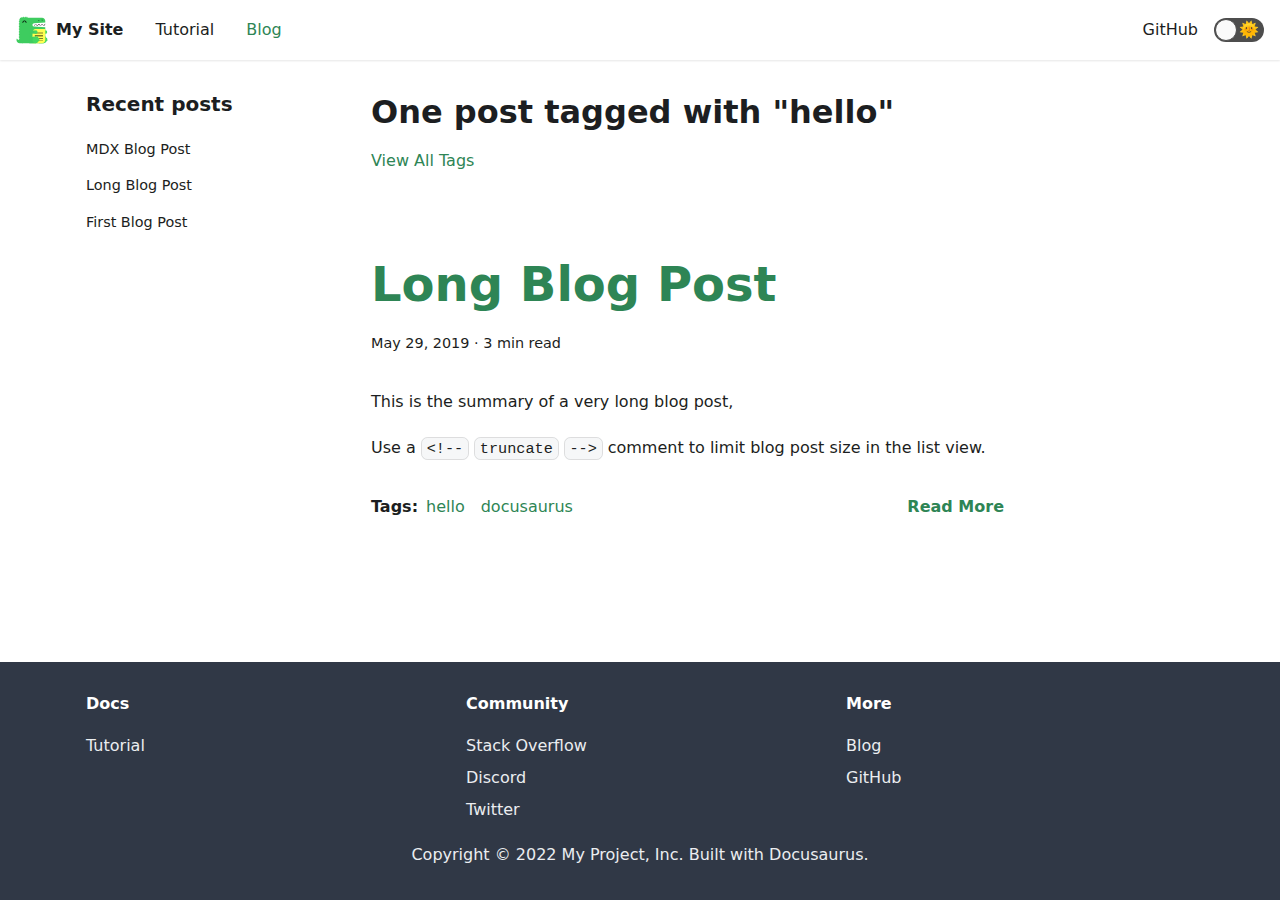
<file: blog/tags/hello/index.html>
<!doctype html>
<html lang="en" dir="ltr">
<head>
<meta charset="UTF-8">
<meta name="viewport" content="width=device-width,initial-scale=1">
<meta name="generator" content="Docusaurus v2.0.0-beta.ff31de0ff">
<link rel="alternate" type="application/rss+xml" href="/blog/rss.xml" title="My Site Blog RSS Feed">
<link rel="alternate" type="application/atom+xml" href="/blog/atom.xml" title="My Site Blog Atom Feed"><title data-react-helmet="true">Posts tagged &quot;hello&quot; | My Site</title><meta data-react-helmet="true" property="og:title" content="Posts tagged &quot;hello&quot; | My Site"><meta data-react-helmet="true" name="description" content="Blog | Tagged &quot;hello&quot;"><meta data-react-helmet="true" property="og:description" content="Blog | Tagged &quot;hello&quot;"><meta data-react-helmet="true" property="og:url" content="https://MarryamZulfiqar.github.io/blog/tags/hello"><meta data-react-helmet="true" name="docusaurus_locale" content="en"><meta data-react-helmet="true" name="docusaurus_tag" content="blog_tags_posts"><link data-react-helmet="true" rel="shortcut icon" href="/img/favicon.ico"><link data-react-helmet="true" rel="canonical" href="https://MarryamZulfiqar.github.io/blog/tags/hello"><link data-react-helmet="true" rel="alternate" href="https://MarryamZulfiqar.github.io/blog/tags/hello" hreflang="en"><link data-react-helmet="true" rel="alternate" href="https://MarryamZulfiqar.github.io/blog/tags/hello" hreflang="x-default"><link rel="stylesheet" href="/assets/css/styles.c681de6a.css">
<link rel="preload" href="/assets/js/runtime~main.057f009a.js" as="script">
<link rel="preload" href="/assets/js/main.56faf9ca.js" as="script">
</head>
<body>
<script>!function(){function t(t){document.documentElement.setAttribute("data-theme",t)}var e=function(){var t=null;try{t=localStorage.getItem("theme")}catch(t){}return t}();t(null!==e?e:"light")}()</script><div id="__docusaurus">
<div><a href="#main" class="skipToContent_OuoZ">Skip to main content</a></div><nav class="navbar navbar--fixed-top"><div class="navbar__inner"><div class="navbar__items"><button aria-label="Navigation bar toggle" class="navbar__toggle" type="button" tabindex="0"><svg aria-label="Menu" width="30" height="30" viewBox="0 0 30 30" role="img" focusable="false"><title>Menu</title><path stroke="currentColor" stroke-linecap="round" stroke-miterlimit="10" stroke-width="2" d="M4 7h22M4 15h22M4 23h22"></path></svg></button><a class="navbar__brand" href="/"><img src="/img/logo.svg" alt="My Site Logo" class="themedImage_TMUO themedImage--light_4Vu1 navbar__logo"><img src="/img/logo.svg" alt="My Site Logo" class="themedImage_TMUO themedImage--dark_uzRr navbar__logo"><strong class="navbar__title">My Site</strong></a><a class="navbar__item navbar__link" href="/docs/intro">Tutorial</a><a aria-current="page" class="navbar__item navbar__link navbar__link--active" href="/blog">Blog</a></div><div class="navbar__items navbar__items--right"><a href="https://github.com/facebook/docusaurus" target="_blank" rel="noopener noreferrer" class="navbar__item navbar__link">GitHub</a><div class="react-toggle displayOnlyInLargeViewport_cxYs react-toggle--disabled" role="button" tabindex="-1"><div class="react-toggle-track"><div class="react-toggle-track-check"><span class="toggle_iYfV">🌜</span></div><div class="react-toggle-track-x"><span class="toggle_iYfV">🌞</span></div></div><div class="react-toggle-thumb"></div><input type="checkbox" class="react-toggle-screenreader-only" aria-label="Switch between dark and light mode"></div></div></div><div role="presentation" class="navbar-sidebar__backdrop"></div><div class="navbar-sidebar"><div class="navbar-sidebar__brand"><a class="navbar__brand" href="/"><img src="/img/logo.svg" alt="My Site Logo" class="themedImage_TMUO themedImage--light_4Vu1 navbar__logo"><img src="/img/logo.svg" alt="My Site Logo" class="themedImage_TMUO themedImage--dark_uzRr navbar__logo"><strong class="navbar__title">My Site</strong></a></div><div class="navbar-sidebar__items"><div class="menu"><ul class="menu__list"><li class="menu__list-item"><a class="menu__link" href="/docs/intro">Tutorial</a></li><li class="menu__list-item"><a aria-current="page" class="menu__link navbar__link--active" href="/blog">Blog</a></li><li class="menu__list-item"><a href="https://github.com/facebook/docusaurus" target="_blank" rel="noopener noreferrer" class="menu__link">GitHub</a></li></ul></div></div></div></nav><div class="main-wrapper blog-wrapper blog-tags-post-page"><div class="container margin-vert--lg"><div class="row"><div class="col col--3"><div class="sidebar_q+wC thin-scrollbar"><h3 class="sidebarItemTitle_9G5K">Recent posts</h3><ul class="sidebarItemList_6T4b"><li class="sidebarItem_cjdF"><a class="sidebarItemLink_zyXk" href="/blog/mdx-blog-post">MDX Blog Post</a></li><li class="sidebarItem_cjdF"><a class="sidebarItemLink_zyXk" href="/blog/long-blog-post">Long Blog Post</a></li><li class="sidebarItem_cjdF"><a class="sidebarItemLink_zyXk" href="/blog/first-blog-post">First Blog Post</a></li></ul></div></div><main class="col col--7"><h1>One post tagged with &quot;hello&quot;</h1><a href="/blog/tags">View All Tags</a><div class="margin-vert--xl"><article class="margin-bottom--xl"><header><h2 class="margin-bottom--sm blogPostTitle_d4p0"><a href="/blog/long-blog-post">Long Blog Post</a></h2><div class="margin-vert--md"><time datetime="2019-05-29T00:00:00.000Z" class="blogPostDate_iEnO">May 29, 2019 · 3 min read</time></div><div class="avatar margin-vert--md"><div class="avatar__intro"></div></div></header><div class="markdown"><p>This is the summary of a very long blog post,</p><p>Use a <code>&lt;!--</code> <code>truncate</code> <code>--&gt;</code> comment to limit blog post size in the list view.</p></div><footer class="row margin-vert--lg"><div class="col"><strong>Tags:</strong><a class="margin-horiz--sm" href="/blog/tags/hello">hello</a><a class="margin-horiz--sm" href="/blog/tags/docusaurus">docusaurus</a></div><div class="col text--right"><a aria-label="Read more about Long Blog Post" href="/blog/long-blog-post"><strong>Read More</strong></a></div></footer></article></div></main></div></div></div><footer class="footer footer--dark"><div class="container"><div class="row footer__links"><div class="col footer__col"><div class="footer__title">Docs</div><ul class="footer__items"><li class="footer__item"><a class="footer__link-item" href="/docs/intro">Tutorial</a></li></ul></div><div class="col footer__col"><div class="footer__title">Community</div><ul class="footer__items"><li class="footer__item"><a href="https://stackoverflow.com/questions/tagged/docusaurus" target="_blank" rel="noopener noreferrer" class="footer__link-item">Stack Overflow</a></li><li class="footer__item"><a href="https://discordapp.com/invite/docusaurus" target="_blank" rel="noopener noreferrer" class="footer__link-item">Discord</a></li><li class="footer__item"><a href="https://twitter.com/docusaurus" target="_blank" rel="noopener noreferrer" class="footer__link-item">Twitter</a></li></ul></div><div class="col footer__col"><div class="footer__title">More</div><ul class="footer__items"><li class="footer__item"><a class="footer__link-item" href="/blog">Blog</a></li><li class="footer__item"><a href="https://github.com/facebook/docusaurus" target="_blank" rel="noopener noreferrer" class="footer__link-item">GitHub</a></li></ul></div></div><div class="footer__bottom text--center"><div class="footer__copyright">Copyright © 2022 My Project, Inc. Built with Docusaurus.</div></div></div></footer></div>
<script src="/assets/js/runtime~main.057f009a.js"></script>
<script src="/assets/js/main.56faf9ca.js"></script>
</body>
</html>
</file>
<file: assets/css/styles.c681de6a.css>
.admonition-icon,code{vertical-align:middle}.row .col,img{max-width:100%}.markdown li,body{word-wrap:break-word}pre,table{overflow:auto}blockquote,pre{margin:0 0 var(--ifm-spacing-vertical)}.button,.close{-webkit-appearance:none;cursor:pointer}.breadcrumbs__link,.button{transition-timing-function:var(--ifm-transition-timing-default)}.button,.react-toggle{-webkit-user-select:none;-ms-user-select:none}.button--outline.button--active,.button--outline:active,.button--outline:hover,:root{--ifm-button-color:var(--ifm-font-color-base-inverse)}.button,.close,.menu__link,.navbar__link{cursor:pointer}.navbar--dark,:root{--ifm-navbar-link-hover-color:var(--ifm-color-primary)}.tabs__item,hr,img{box-sizing:content-box}.navbar__title,.text--truncate{text-overflow:ellipsis;white-space:nowrap}.button,.dropdown__link,.navbar__title,.text--truncate{white-space:nowrap}:root,html[data-theme=dark]{--ifm-color-emphasis-500:var(--ifm-color-gray-500)}.react-toggle,html{-webkit-tap-highlight-color:transparent}.footer__items,.menu__list,.pills__item,.sidebarItem_cjdF{list-style-type:none}:root{--ra-admonition-background-color:var(--ifm-alert-background-color);--ra-admonition-border-width:var(--ifm-alert-border-width);--ra-admonition-border-color:var(--ifm-alert-border-color);--ra-admonition-border-radius:var(--ifm-alert-border-radius);--ra-admonition-color:var(--ifm-alert-color);--ra-admonition-padding-vertical:var(--ifm-alert-padding-vertical);--ra-admonition-padding-horizontal:var(--ifm-alert-padding-horizontal);--ra-color-note:var(--ifm-color-secondary);--ra-color-important:var(--ifm-color-info);--ra-color-tip:var(--ifm-color-success);--ra-color-caution:var(--ifm-color-warning);--ra-color-warning:var(--ifm-color-danger);--ra-color-text-dark:var(--ifm-color-gray-900)}.admonition{margin-bottom:1em;--ra-admonition-icon-color:var(--ra-admonition-color)}.admonition:not(.alert){--ra-admonition-background-color:var(--ifm-color-primary);background-color:var(--ra-admonition-background-color);border:var(--ra-admonition-border-width) solid var(--ra-admonition-border-color);border-radius:var(--ra-admonition-border-radius);box-sizing:border-box;color:var(--ra-admonition-color);padding:var(--ra-admonition-padding-vertical) var(--ra-admonition-padding-horizontal)}.container,.row .col{padding:0 var(--ifm-spacing-horizontal);width:100%}.admonition h5{margin-bottom:8px;margin-top:0;text-transform:uppercase}.admonition-icon{display:inline-block;margin-right:.2em}.admonition-icon svg{stroke-width:0;fill:var(--ra-admonition-icon-color);stroke:var(--ra-admonition-icon-color);display:inline-block;height:22px;width:22px}.admonition-content>:last-child,blockquote>:last-child{margin-bottom:0}.admonition-note{--ra-admonition-color:var(--ra-color-text-dark)}:root{--ifm-dark-value:10%;--ifm-darker-value:15%;--ifm-darkest-value:30%;--ifm-light-value:15%;--ifm-lighter-value:30%;--ifm-lightest-value:50%;--ifm-color-primary:#3578e5;--ifm-color-primary-dark:#306cce;--ifm-color-primary-darker:#2d66c3;--ifm-color-primary-darkest:#2554a0;--ifm-color-primary-light:#538ce9;--ifm-color-primary-lighter:#72a1ed;--ifm-color-primary-lightest:#9abcf2;--ifm-color-secondary:#ebedf0;--ifm-color-secondary-dark:#d4d5d8;--ifm-color-secondary-darker:#c8c9cc;--ifm-color-secondary-darkest:#a4a6a8;--ifm-color-secondary-light:#eef0f2;--ifm-color-secondary-lighter:#f1f2f5;--ifm-color-secondary-lightest:#f5f6f8;--ifm-color-success:#00a400;--ifm-color-success-dark:#009400;--ifm-color-success-darker:#008b00;--ifm-color-success-darkest:#007300;--ifm-color-success-light:#26b226;--ifm-color-success-lighter:#4dbf4d;--ifm-color-success-lightest:#80d280;--ifm-color-info:#54c7ec;--ifm-color-info-dark:#4cb3d4;--ifm-color-info-darker:#47a9c9;--ifm-color-info-darkest:#3b8ba5;--ifm-color-info-light:#6ecfef;--ifm-color-info-lighter:#87d8f2;--ifm-color-info-lightest:#aae3f6;--ifm-color-warning:#ffba00;--ifm-color-warning-dark:#e6a700;--ifm-color-warning-darker:#d99e00;--ifm-color-warning-darkest:#b38200;--ifm-color-warning-light:#ffc426;--ifm-color-warning-lighter:#ffcf4d;--ifm-color-warning-lightest:#ffdd80;--ifm-color-danger:#fa383e;--ifm-color-danger-dark:#e13238;--ifm-color-danger-darker:#d53035;--ifm-color-danger-darkest:#af272b;--ifm-color-danger-light:#fb565b;--ifm-color-danger-lighter:#fb7478;--ifm-color-danger-lightest:#fd9c9f;--ifm-color-white:#fff;--ifm-color-black:#000;--ifm-color-gray-0:var(--ifm-color-white);--ifm-color-gray-100:#f5f6f7;--ifm-color-gray-200:#ebedf0;--ifm-color-gray-300:#dadde1;--ifm-color-gray-400:#ccd0d5;--ifm-color-gray-500:#bec3c9;--ifm-color-gray-600:#8d949e;--ifm-color-gray-700:#606770;--ifm-color-gray-800:#444950;--ifm-color-gray-900:#1c1e21;--ifm-color-gray-1000:var(--ifm-color-black);--ifm-color-emphasis-0:var(--ifm-color-gray-0);--ifm-color-emphasis-100:var(--ifm-color-gray-100);--ifm-color-emphasis-200:var(--ifm-color-gray-200);--ifm-color-emphasis-300:var(--ifm-color-gray-300);--ifm-color-emphasis-400:var(--ifm-color-gray-400);--ifm-color-emphasis-600:var(--ifm-color-gray-600);--ifm-color-emphasis-700:var(--ifm-color-gray-700);--ifm-color-emphasis-800:var(--ifm-color-gray-800);--ifm-color-emphasis-900:var(--ifm-color-gray-900);--ifm-color-emphasis-1000:var(--ifm-color-gray-1000);--ifm-color-content:var(--ifm-color-emphasis-900);--ifm-color-content-inverse:var(--ifm-color-emphasis-0);--ifm-color-content-secondary:#606770;--ifm-background-color:transparent;--ifm-background-surface-color:var(--ifm-color-content-inverse);--ifm-global-border-width:1px;--ifm-global-radius:0.4rem;--ifm-hover-overlay:rgba(0,0,0,.05);--ifm-font-color-base:var(--ifm-color-content);--ifm-font-color-base-inverse:var(--ifm-color-content-inverse);--ifm-font-color-secondary:var(--ifm-color-content-secondary);--ifm-font-family-base:system-ui,-apple-system,Segoe UI,Roboto,Ubuntu,Cantarell,Noto Sans,sans-serif,BlinkMacSystemFont,"Segoe UI",Helvetica,Arial,sans-serif,"Apple Color Emoji","Segoe UI Emoji","Segoe UI Symbol";--ifm-font-family-monospace:SFMono-Regular,Menlo,Monaco,Consolas,"Liberation Mono","Courier New",monospace;--ifm-font-size-base:100%;--ifm-font-weight-light:300;--ifm-font-weight-normal:400;--ifm-font-weight-semibold:500;--ifm-font-weight-bold:700;--ifm-font-weight-base:var(--ifm-font-weight-normal);--ifm-line-height-base:1.65;--ifm-global-spacing:1rem;--ifm-spacing-vertical:var(--ifm-global-spacing);--ifm-spacing-horizontal:var(--ifm-global-spacing);--ifm-transition-fast:200ms;--ifm-transition-slow:400ms;--ifm-transition-timing-default:cubic-bezier(0.08,0.52,0.52,1);--ifm-global-shadow-lw:0 1px 2px 0 rgba(0,0,0,.1);--ifm-global-shadow-md:0 5px 40px rgba(0,0,0,.2);--ifm-global-shadow-tl:0 12px 28px 0 rgba(0,0,0,.2),0 2px 4px 0 rgba(0,0,0,.1);--ifm-z-index-dropdown:2;--ifm-z-index-fixed:3;--ifm-z-index-overlay:4;--ifm-container-width:1140px;--ifm-container-width-xl:1320px;--ifm-code-background:#f6f7f8;--ifm-code-border-radius:var(--ifm-global-radius);--ifm-code-color:var(--ifm-color-emphasis-900);--ifm-code-font-size:90%;--ifm-code-padding-horizontal:0.3rem;--ifm-code-padding-vertical:0.1rem;--ifm-pre-background:var(--ifm-color-emphasis-100);--ifm-pre-border-radius:var(--ifm-code-border-radius);--ifm-pre-color:inherit;--ifm-pre-line-height:1.45;--ifm-pre-padding:1rem;--ifm-heading-color:inherit;--ifm-heading-margin-top:0;--ifm-heading-margin-bottom:var(--ifm-spacing-vertical);--ifm-heading-font-family:inherit;--ifm-heading-font-weight:var(--ifm-font-weight-bold);--ifm-heading-line-height:1.25;--ifm-h1-font-size:2rem;--ifm-h2-font-size:1.5rem;--ifm-h3-font-size:1.25rem;--ifm-h4-font-size:1rem;--ifm-h5-font-size:0.875rem;--ifm-h6-font-size:0.85rem;--ifm-image-alignment-padding:1.25rem;--ifm-leading-desktop:1.25;--ifm-leading:calc(var(--ifm-leading-desktop)*1rem);--ifm-list-left-padding:2rem;--ifm-list-margin:1rem;--ifm-list-item-margin:0.25rem;--ifm-list-paragraph-margin:1rem;--ifm-table-cell-padding:0.75rem;--ifm-table-background:transparent;--ifm-table-stripe-background:var(--ifm-color-emphasis-100);--ifm-table-border-width:1px;--ifm-table-border-color:var(--ifm-color-emphasis-300);--ifm-table-head-background:inherit;--ifm-table-head-color:inherit;--ifm-table-head-font-weight:var(--ifm-font-weight-bold);--ifm-table-cell-color:inherit;--ifm-link-color:var(--ifm-color-primary);--ifm-link-decoration:none;--ifm-link-hover-color:var(--ifm-link-color);--ifm-link-hover-decoration:underline;--ifm-paragraph-margin-bottom:var(--ifm-leading);--ifm-blockquote-color:#6a737d;--ifm-blockquote-font-size:var(--ifm-font-size-base);--ifm-blockquote-padding-horizontal:1rem;--ifm-blockquote-padding-vertical:1rem;--ifm-hr-border-color:var(--ifm-color-emphasis-500);--ifm-hr-border-width:1px;--ifm-hr-margin-vertical:1.5rem;--ifm-alert-background-color:inherit;--ifm-alert-border-color:inherit;--ifm-alert-border-radius:var(--ifm-global-radius);--ifm-alert-border-width:var(--ifm-global-border-width);--ifm-alert-color:var(--ifm-font-color-base-inverse);--ifm-alert-padding-horizontal:var(--ifm-spacing-horizontal);--ifm-alert-padding-vertical:var(--ifm-spacing-vertical);--ifm-avatar-intro-margin:1rem;--ifm-avatar-intro-alignment:inherit;--ifm-avatar-photo-size-sm:2rem;--ifm-avatar-photo-size-md:3rem;--ifm-avatar-photo-size-lg:4rem;--ifm-avatar-photo-size-xl:6rem;--ifm-badge-background-color:inherit;--ifm-badge-border-color:inherit;--ifm-badge-border-radius:var(--ifm-global-radius);--ifm-badge-border-width:var(--ifm-global-border-width);--ifm-badge-color:var(--ifm-color-white);--ifm-badge-padding-horizontal:calc(var(--ifm-spacing-horizontal)*0.5);--ifm-badge-padding-vertical:calc(var(--ifm-spacing-vertical)*0.25);--ifm-breadcrumb-border-radius:1.5rem;--ifm-breadcrumb-spacing:0.0625rem;--ifm-breadcrumb-color-active:var(--ifm-color-primary);--ifm-breadcrumb-item-background-active:var(--ifm-hover-overlay);--ifm-breadcrumb-padding-horizontal:1rem;--ifm-breadcrumb-padding-vertical:0.5rem;--ifm-breadcrumb-size-multiplier:1;--ifm-breadcrumb-separator:url('data:image/svg+xml;utf8,<svg xmlns="http://www.w3.org/2000/svg" x="0px" y="0px" viewBox="0 0 256 256"><g><g><polygon points="79.093,0 48.907,30.187 146.72,128 48.907,225.813 79.093,256 207.093,128"/></g></g><g></g><g></g><g></g><g></g><g></g><g></g><g></g><g></g><g></g><g></g><g></g><g></g><g></g><g></g><g></g></svg>');--ifm-breadcrumb-separator-filter:none;--ifm-breadcrumb-separator-size:0.5rem;--ifm-breadcrumb-separator-size-multiplier:1.25;--ifm-button-background-color:inherit;--ifm-button-border-color:var(--ifm-button-background-color);--ifm-button-border-width:var(--ifm-global-border-width);--ifm-button-font-weight:var(--ifm-font-weight-bold);--ifm-button-padding-horizontal:1.5rem;--ifm-button-padding-vertical:0.375rem;--ifm-button-size-multiplier:1;--ifm-button-transition-duration:var(--ifm-transition-fast);--ifm-button-border-radius:calc(var(--ifm-global-radius)*var(--ifm-button-size-multiplier));--ifm-button-group-margin:2px;--ifm-card-background-color:var(--ifm-background-surface-color);--ifm-card-border-radius:calc(var(--ifm-global-radius)*2);--ifm-card-horizontal-spacing:var(--ifm-global-spacing);--ifm-card-vertical-spacing:var(--ifm-global-spacing);--ifm-toc-border-color:var(--ifm-color-emphasis-300);--ifm-toc-link-color:var(--ifm-color-content-secondary);--ifm-toc-padding-vertical:0.5rem;--ifm-toc-padding-horizontal:0.5rem;--ifm-dropdown-background-color:var(--ifm-background-surface-color);--ifm-dropdown-font-weight:var(--ifm-font-weight-semibold);--ifm-dropdown-link-color:var(--ifm-font-color-base);--ifm-dropdown-hover-background-color:var(--ifm-hover-overlay);--ifm-footer-background-color:var(--ifm-color-emphasis-100);--ifm-footer-color:inherit;--ifm-footer-link-color:var(--ifm-color-emphasis-700);--ifm-footer-link-hover-color:var(--ifm-color-primary);--ifm-footer-link-horizontal-spacing:0.5rem;--ifm-footer-padding-horizontal:calc(var(--ifm-spacing-horizontal)*2);--ifm-footer-padding-vertical:calc(var(--ifm-spacing-vertical)*2);--ifm-footer-title-color:inherit;--ifm-hero-background-color:var(--ifm-background-surface-color);--ifm-hero-text-color:var(--ifm-color-emphasis-800);--ifm-menu-color:var(--ifm-color-emphasis-700);--ifm-menu-color-active:var(--ifm-color-primary);--ifm-menu-color-background-active:var(--ifm-hover-overlay);--ifm-menu-color-background-hover:var(--ifm-hover-overlay);--ifm-menu-link-padding-horizontal:1rem;--ifm-menu-link-padding-vertical:0.375rem;--ifm-menu-link-sublist-icon:url('data:image/svg+xml;utf8,<svg xmlns="http://www.w3.org/2000/svg" width="16px" height="16px" viewBox="0 0 24 24"><path fill="rgba(0,0,0,0.5)" d="M7.41 15.41L12 10.83l4.59 4.58L18 14l-6-6-6 6z"></path></svg>');--ifm-menu-link-sublist-icon-filter:none;--ifm-navbar-background-color:var(--ifm-background-surface-color);--ifm-navbar-height:3.75rem;--ifm-navbar-item-padding-horizontal:1rem;--ifm-navbar-item-padding-vertical:0.25rem;--ifm-navbar-link-color:var(--ifm-font-color-base);--ifm-navbar-link-active-color:var(--ifm-link-color);--ifm-navbar-padding-horizontal:var(--ifm-spacing-horizontal);--ifm-navbar-padding-vertical:calc(var(--ifm-spacing-vertical)*0.5);--ifm-navbar-shadow:var(--ifm-global-shadow-lw);--ifm-navbar-search-input-background-color:var(--ifm-color-emphasis-200);--ifm-navbar-search-input-color:var(--ifm-color-emphasis-800);--ifm-navbar-search-input-placeholder-color:var(--ifm-color-emphasis-500);--ifm-navbar-search-input-icon:url('data:image/svg+xml;utf8,<svg fill="currentColor" xmlns="http://www.w3.org/2000/svg" viewBox="0 0 16 16" height="16px" width="16px"><path d="M6.02945,10.20327a4.17382,4.17382,0,1,1,4.17382-4.17382A4.15609,4.15609,0,0,1,6.02945,10.20327Zm9.69195,4.2199L10.8989,9.59979A5.88021,5.88021,0,0,0,12.058,6.02856,6.00467,6.00467,0,1,0,9.59979,10.8989l4.82338,4.82338a.89729.89729,0,0,0,1.29912,0,.89749.89749,0,0,0-.00087-1.29909Z" /></svg>');--ifm-navbar-sidebar-width:80vw;--ifm-pagination-border-radius:calc(var(--ifm-global-radius)*var(--ifm-pagination-size-multiplier));--ifm-pagination-color-active:var(--ifm-color-primary);--ifm-pagination-font-size:1rem;--ifm-pagination-item-active-background:var(--ifm-hover-overlay);--ifm-pagination-page-spacing:0.0625rem;--ifm-pagination-padding-horizontal:calc(var(--ifm-spacing-horizontal)*1);--ifm-pagination-padding-vertical:calc(var(--ifm-spacing-vertical)*0.25);--ifm-pagination-size-multiplier:1;--ifm-pagination-nav-border-radius:var(--ifm-global-radius);--ifm-pagination-nav-color-hover:var(--ifm-color-primary);--ifm-pills-color-active:var(--ifm-color-primary);--ifm-pills-color-background-active:var(--ifm-hover-overlay);--ifm-pills-spacing:0.0625rem;--ifm-tabs-color:var(--ifm-font-color-secondary);--ifm-tabs-color-active:var(--ifm-color-primary);--ifm-tabs-padding-horizontal:1rem;--ifm-tabs-padding-vertical:1rem;--ifm-tabs-spacing:0.0625rem;--ifm-scrollbar-size:7px;--ifm-scrollbar-track-background-color:#f1f1f1;--ifm-scrollbar-thumb-background-color:#888;--ifm-scrollbar-thumb-hover-background-color:#555;--ifm-color-primary:#2e8555;--ifm-color-primary-dark:#29784c;--ifm-color-primary-darker:#277148;--ifm-color-primary-darkest:#205d3b;--ifm-color-primary-light:#33925d;--ifm-color-primary-lighter:#359962;--ifm-color-primary-lightest:#3cad6e;--ifm-code-font-size:95%;--docusaurus-announcement-bar-height:auto;--collapse-button-bg-color-dark:#2e333a;--doc-sidebar-width:300px}.badge--danger,.badge--info,.badge--primary,.badge--secondary,.badge--success,.badge--warning{--ifm-badge-border-color:var(--ifm-badge-background-color)}.button--link,.button--outline{--ifm-button-background-color:transparent}.navbar--dark,.navbar--primary{--ifm-navbar-search-input-background-color:hsla(0,0%,100%,.1);--ifm-navbar-search-input-placeholder-color:hsla(0,0%,100%,.5)}*{box-sizing:border-box}html{-webkit-font-smoothing:antialiased;text-rendering:optimizelegibility;-webkit-text-size-adjust:100%;text-size-adjust:100%;background-color:var(--ifm-background-color);color:var(--ifm-font-color-base);font:var(--ifm-font-size-base)/var(--ifm-line-height-base) var(--ifm-font-family-base)}body{margin:0}.container{margin:0 auto;max-width:var(--ifm-container-width)}.padding-bottom--none,.padding-vert--none{padding-bottom:0!important}.padding-top--none,.padding-vert--none{padding-top:0!important}.padding-horiz--none,.padding-left--none{padding-left:0!important}.padding-horiz--none,.padding-right--none{padding-right:0!important}.container--fluid{max-width:inherit}.row{display:flex;flex-direction:row;flex-wrap:wrap;margin:0 calc(var(--ifm-spacing-horizontal)*-1)}.margin-bottom--none,.margin-vert--none,.markdown>:last-child{margin-bottom:0!important}.margin-top--none,.margin-vert--none,.markdown>:first-child{margin-top:0!important}.row .col{--ifm-col-width:100%;flex:1 0;margin-left:0}.row .col.col--1,.row .col.col--2,.row .col.col--3,.row .col[class*=col--]{flex:0 0 var(--ifm-col-width);max-width:var(--ifm-col-width)}.row .col.col--1{--ifm-col-width:8.33333%}.row .col.col--offset-1{margin-left:8.33333%}.row .col.col--2{--ifm-col-width:16.66667%}.row .col.col--offset-2{margin-left:16.66667%}.row .col.col--3{--ifm-col-width:25%}.row .col.col--offset-3{margin-left:25%}.row .col.col--4{--ifm-col-width:33.33333%;flex:0 0 var(--ifm-col-width);max-width:var(--ifm-col-width)}.row .col.col--offset-4{margin-left:33.33333%}.row .col.col--5{--ifm-col-width:41.66667%;flex:0 0 var(--ifm-col-width);max-width:var(--ifm-col-width)}.row .col.col--6,.row .col.col--7{flex:0 0 var(--ifm-col-width);max-width:var(--ifm-col-width)}.row .col.col--offset-5{margin-left:41.66667%}.row .col.col--6{--ifm-col-width:50%}.row .col.col--offset-6{margin-left:50%}.row .col.col--7{--ifm-col-width:58.33333%}.row .col.col--offset-7{margin-left:58.33333%}.row .col.col--8{--ifm-col-width:66.66667%;flex:0 0 var(--ifm-col-width);max-width:var(--ifm-col-width)}.row .col.col--offset-8{margin-left:66.66667%}.row .col.col--9{--ifm-col-width:75%;flex:0 0 var(--ifm-col-width);max-width:var(--ifm-col-width)}.row .col.col--10,.row .col.col--11{flex:0 0 var(--ifm-col-width);max-width:var(--ifm-col-width)}.row .col.col--offset-9{margin-left:75%}.row .col.col--10{--ifm-col-width:83.33333%}.row .col.col--offset-10{margin-left:83.33333%}.row .col.col--11{--ifm-col-width:91.66667%}.row .col.col--offset-11{margin-left:91.66667%}.row .col.col--12{--ifm-col-width:100%;flex:0 0 var(--ifm-col-width);max-width:var(--ifm-col-width)}.row .col.col--offset-12{margin-left:100%}.row--no-gutters{margin-left:0;margin-right:0}.margin-horiz--none,.margin-left--none{margin-left:0!important}.margin-horiz--none,.margin-right--none{margin-right:0!important}.row--no-gutters>.col{padding-left:0;padding-right:0}.row--align-top{align-items:flex-start}.row--align-bottom{align-items:flex-end}.row--align-center{align-items:center}.row--align-stretch{align-items:stretch}.row--align-baseline{align-items:baseline}.margin--none{margin:0!important}.margin-bottom--xs,.margin-vert--xs{margin-bottom:.25rem!important}.margin-top--xs,.margin-vert--xs{margin-top:.25rem!important}.margin-horiz--xs,.margin-left--xs{margin-left:.25rem!important}.margin-horiz--xs,.margin-right--xs{margin-right:.25rem!important}.margin--xs{margin:.25rem!important}.margin-bottom--sm,.margin-vert--sm{margin-bottom:.5rem!important}.margin-top--sm,.margin-vert--sm{margin-top:.5rem!important}.margin-horiz--sm,.margin-left--sm{margin-left:.5rem!important}.margin-horiz--sm,.margin-right--sm{margin-right:.5rem!important}.margin--sm{margin:.5rem!important}.margin-bottom--md,.margin-vert--md{margin-bottom:1rem!important}.margin-top--md,.margin-vert--md{margin-top:1rem!important}.margin-horiz--md,.margin-left--md{margin-left:1rem!important}.margin-horiz--md,.margin-right--md{margin-right:1rem!important}.margin--md{margin:1rem!important}.margin-bottom--lg,.margin-vert--lg{margin-bottom:2rem!important}.margin-top--lg,.margin-vert--lg{margin-top:2rem!important}.margin-horiz--lg,.margin-left--lg{margin-left:2rem!important}.margin-horiz--lg,.margin-right--lg{margin-right:2rem!important}.margin--lg{margin:2rem!important}.margin-bottom--xl,.margin-vert--xl{margin-bottom:5rem!important}.margin-top--xl,.margin-vert--xl{margin-top:5rem!important}.margin-horiz--xl,.margin-left--xl{margin-left:5rem!important}.margin-horiz--xl,.margin-right--xl{margin-right:5rem!important}.margin--xl{margin:5rem!important}.padding--none{padding:0!important}.padding-bottom--xs,.padding-vert--xs{padding-bottom:.25rem!important}.padding-top--xs,.padding-vert--xs{padding-top:.25rem!important}.padding-horiz--xs,.padding-left--xs{padding-left:.25rem!important}.padding-horiz--xs,.padding-right--xs{padding-right:.25rem!important}.padding--xs{padding:.25rem!important}.padding-bottom--sm,.padding-vert--sm{padding-bottom:.5rem!important}.padding-top--sm,.padding-vert--sm{padding-top:.5rem!important}.padding-horiz--sm,.padding-left--sm{padding-left:.5rem!important}.padding-horiz--sm,.padding-right--sm{padding-right:.5rem!important}.padding--sm{padding:.5rem!important}.padding-bottom--md,.padding-vert--md{padding-bottom:1rem!important}.padding-top--md,.padding-vert--md{padding-top:1rem!important}.padding-horiz--md,.padding-left--md{padding-left:1rem!important}.padding-horiz--md,.padding-right--md{padding-right:1rem!important}.padding--md{padding:1rem!important}.padding-bottom--lg,.padding-vert--lg{padding-bottom:2rem!important}.padding-top--lg,.padding-vert--lg{padding-top:2rem!important}.padding-horiz--lg,.padding-left--lg{padding-left:2rem!important}.padding-horiz--lg,.padding-right--lg{padding-right:2rem!important}.padding--lg{padding:2rem!important}.padding-bottom--xl,.padding-vert--xl{padding-bottom:5rem!important}.padding-top--xl,.padding-vert--xl{padding-top:5rem!important}.padding-horiz--xl,.padding-left--xl{padding-left:5rem!important}.padding-horiz--xl,.padding-right--xl{padding-right:5rem!important}.padding--xl{padding:5rem!important}code{background-color:var(--ifm-code-background);border:.1rem solid rgba(0,0,0,.1);border-radius:var(--ifm-code-border-radius);color:var(--ifm-code-color);font-family:var(--ifm-font-family-monospace);font-size:var(--ifm-code-font-size);padding:var(--ifm-code-padding-vertical) var(--ifm-code-padding-horizontal)}a code{color:inherit}pre{background-color:var(--ifm-pre-background);border-radius:var(--ifm-pre-border-radius);color:var(--ifm-pre-color);font:var(--ifm-code-font-size)/var(--ifm-pre-line-height) var(--ifm-font-family-monospace);padding:var(--ifm-pre-padding)}pre code{background-color:transparent;border:none;font-size:100%;line-height:inherit;padding:0}kbd{background-color:var(--ifm-color-emphasis-0);border:1px solid var(--ifm-color-emphasis-400);border-radius:.2rem;box-shadow:inset 0 -1px 0 var(--ifm-color-emphasis-400);color:var(--ifm-color-emphasis-800);font:80% var(--ifm-font-family-monospace);padding:.15rem .3rem}h1,h2,h3,h4,h5,h6{color:var(--ifm-heading-color);font-weight:var(--ifm-heading-font-weight);line-height:var(--ifm-heading-line-height);margin:var(--ifm-heading-margin-top) 0 var(--ifm-heading-margin-bottom) 0}.badge,strong{font-weight:var(--ifm-font-weight-bold)}h1{font-size:var(--ifm-h1-font-size)}h2{font-size:var(--ifm-h2-font-size)}h3{font-size:var(--ifm-h3-font-size)}h4{font-size:var(--ifm-h4-font-size)}h5{font-size:var(--ifm-h5-font-size)}h6{font-size:var(--ifm-h6-font-size)}img{border-style:none}img[align=right]{padding-left:var(--image-alignment-padding)}img[align=left]{padding-right:var(--image-alignment-padding)}.markdown{--ifm-h1-vertical-rhythm-top:3;--ifm-h2-vertical-rhythm-top:2;--ifm-h3-vertical-rhythm-top:1.5;--ifm-heading-vertical-rhythm-top:1.25;--ifm-h1-vertical-rhythm-bottom:1.25;--ifm-heading-vertical-rhythm-bottom:1}.markdown:after,.markdown:before,hr:after,hr:before{content:"";display:table}.markdown:after,hr:after{clear:both}.markdown>h1{--ifm-h1-font-size:3rem;margin-bottom:calc(var(--ifm-h1-vertical-rhythm-bottom)*var(--ifm-leading));margin-top:calc(var(--ifm-h1-vertical-rhythm-top)*var(--ifm-leading))}.markdown>h2,.markdown>h3,.markdown>h4,.markdown>h5,.markdown>h6{margin-bottom:calc(var(--ifm-heading-vertical-rhythm-bottom)*var(--ifm-leading))}.markdown>h2{--ifm-h2-font-size:2rem;margin-top:calc(var(--ifm-h2-vertical-rhythm-top)*var(--ifm-leading))}.markdown>h3{--ifm-h3-font-size:1.5rem;margin-top:calc(var(--ifm-h3-vertical-rhythm-top)*var(--ifm-leading))}.markdown>h4,.markdown>h5,.markdown>h6{margin-top:calc(var(--ifm-heading-vertical-rhythm-top)*var(--ifm-leading))}.codeBlockContainer_J\+bg,.markdown>p,.markdown>pre,.markdown>ul{margin-bottom:var(--ifm-leading)}.markdown li>p{margin-top:var(--ifm-list-paragraph-margin)}.markdown li+li{margin-top:var(--ifm-list-item-margin)}ol,ul{margin:0 0 var(--ifm-list-margin);padding-left:var(--ifm-list-left-padding)}ol ol,ul ol{list-style-type:lower-roman}.avatar__name,ol ol,ol ul,ul ol,ul ul{margin:0}ol ol ol,ol ul ol,ul ol ol,ul ul ol{list-style-type:lower-alpha}table{border-collapse:collapse;display:block;margin-bottom:var(--ifm-spacing-vertical);width:100%}.avatar__photo,.card,.navbar__title,hr{overflow:hidden}table tr{background-color:var(--ifm-table-background);border-top:var(--ifm-table-border-width) solid var(--ifm-table-border-color)}table tr:nth-child(2n){background-color:var(--ifm-table-stripe-background)}table td,table th{border:var(--ifm-table-border-width) solid var(--ifm-table-border-color);padding:var(--ifm-table-cell-padding)}table th{background-color:var(--ifm-table-head-background);color:var(--ifm-table-head-color);font-weight:var(--ifm-table-head-font-weight)}table td{color:var(--ifm-table-cell-color)}a{color:var(--ifm-link-color);text-decoration:var(--ifm-link-decoration);transition:color var(--ifm-transition-fast) var(--ifm-transition-timing-default)}a:hover{color:var(--ifm-link-hover-color);text-decoration:var(--ifm-link-hover-decoration)}.alert,.alert a{color:var(--ifm-alert-color)}.breadcrumbs__link:hover,a:not([href]){text-decoration:none}p{margin:0 0 var(--ifm-paragraph-margin-bottom)}blockquote{border-left:6px solid var(--ifm-color-emphasis-300);color:var(--ifm-blockquote-color);font-size:var(--ifm-blockquote-font-size);padding:var(--ifm-blockquote-padding-vertical) var(--ifm-blockquote-padding-horizontal)}blockquote>:first-child{margin-top:0}hr{border:var(--ifm-hr-border-width) solid var(--ifm-hr-border-color);margin:var(--ifm-hr-margin-vertical) 0}.alert{background-color:var(--ifm-alert-background-color);border:var(--ifm-alert-border-width) solid var(--ifm-alert-border-color);border-radius:var(--ifm-alert-border-radius);padding:var(--ifm-alert-padding-vertical) var(--ifm-alert-padding-horizontal)}.alert--primary{--ifm-alert-background-color:var(--ifm-color-primary);--ifm-alert-border-color:var(--ifm-color-primary)}.alert--secondary{--ifm-alert-background-color:var(--ifm-color-secondary);--ifm-alert-border-color:var(--ifm-color-secondary);--ifm-alert-color:var(--ifm-color-gray-900)}.alert--success{--ifm-alert-background-color:var(--ifm-color-success);--ifm-alert-border-color:var(--ifm-color-success)}.alert--info{--ifm-alert-background-color:var(--ifm-color-info);--ifm-alert-border-color:var(--ifm-color-info)}.alert--warning{--ifm-alert-background-color:var(--ifm-color-warning);--ifm-alert-border-color:var(--ifm-color-warning)}.alert--danger{--ifm-alert-background-color:var(--ifm-color-danger);--ifm-alert-border-color:var(--ifm-color-danger)}.alert a{text-decoration:underline}.alert .close{margin-right:calc(var(--ifm-alert-padding-horizontal)*-1);margin-top:calc(var(--ifm-alert-padding-vertical)*-1)}.avatar,.navbar,.navbar>.container,.navbar>.container-fluid{display:flex}.avatar__photo-link{display:block}.avatar__photo{border-radius:50%;height:var(--ifm-avatar-photo-size-md);width:var(--ifm-avatar-photo-size-md)}.avatar__photo--sm{height:var(--ifm-avatar-photo-size-sm);width:var(--ifm-avatar-photo-size-sm)}.avatar__photo--lg{height:var(--ifm-avatar-photo-size-lg);width:var(--ifm-avatar-photo-size-lg)}.avatar__photo--xl{height:var(--ifm-avatar-photo-size-xl);width:var(--ifm-avatar-photo-size-xl)}.avatar__photo+.avatar__intro{margin-left:var(--ifm-avatar-intro-margin)}.avatar__intro{display:flex;flex:1 1;flex-direction:column;justify-content:center;text-align:var(--ifm-avatar-intro-alignment)}.badge,.breadcrumbs__item,.breadcrumbs__link,.button,.menu__link--sublist:after{display:inline-block}.avatar__subtitle{margin-top:.25rem}.avatar--vertical{--ifm-avatar-intro-alignment:center;--ifm-avatar-intro-margin:0.5rem;align-items:center;flex-direction:column}.avatar--vertical .avatar__intro{margin-left:0}.badge{background-color:var(--ifm-badge-background-color);border:var(--ifm-badge-border-width) solid var(--ifm-badge-border-color);border-radius:var(--ifm-badge-border-radius);color:var(--ifm-badge-color);font-size:75%;line-height:1;padding:var(--ifm-badge-padding-vertical) var(--ifm-badge-padding-horizontal);vertical-align:baseline}.badge--primary{--ifm-badge-background-color:var(--ifm-color-primary)}.badge--secondary{--ifm-badge-background-color:var(--ifm-color-secondary);color:var(--ifm-color-black)}.badge--success{--ifm-badge-background-color:var(--ifm-color-success)}.badge--info{--ifm-badge-background-color:var(--ifm-color-info)}.badge--warning{--ifm-badge-background-color:var(--ifm-color-warning)}.badge--danger{--ifm-badge-background-color:var(--ifm-color-danger)}.breadcrumbs{margin-bottom:0;padding-left:0}.breadcrumbs__item:not(:first-child){margin-left:var(--ifm-breadcrumb-spacing)}.breadcrumbs__item:not(:last-child){margin-right:var(--ifm-breadcrumb-spacing)}.breadcrumbs__item:not(:last-child):after{background:var(--ifm-breadcrumb-separator) center;content:" ";display:inline-block;filter:var(--ifm-breadcrumb-separator-filter);height:calc(var(--ifm-breadcrumb-separator-size)*var(--ifm-breadcrumb-size-multiplier)*var(--ifm-breadcrumb-separator-size-multiplier));margin:0 .5rem;opacity:.5;width:calc(var(--ifm-breadcrumb-separator-size)*var(--ifm-breadcrumb-size-multiplier)*var(--ifm-breadcrumb-separator-size-multiplier))}.breadcrumbs__item--active .breadcrumbs__link{color:var(--ifm-breadcrumb-color-active)}.breadcrumbs__item--active .breadcrumbs__link,.breadcrumbs__item:not(.breadcrumbs__item--active):hover .breadcrumbs__link{background:var(--ifm-breadcrumb-item-background-active)}.breadcrumbs__link{border-radius:var(--ifm-breadcrumb-border-radius);color:var(--ifm-font-color-base);font-size:calc(1rem*var(--ifm-breadcrumb-size-multiplier));padding:calc(var(--ifm-breadcrumb-padding-vertical)*var(--ifm-breadcrumb-size-multiplier)) calc(var(--ifm-breadcrumb-padding-horizontal)*var(--ifm-breadcrumb-size-multiplier));transition-duration:var(--ifm-transition-fast);transition-property:background,color}.breadcrumbs--sm{--ifm-breadcrumb-size-multiplier:0.8}.breadcrumbs--lg{--ifm-breadcrumb-size-multiplier:1.2}.button{appearance:none;background-color:var(--ifm-button-background-color);border:var(--ifm-button-border-width) solid var(--ifm-button-border-color);border-radius:var(--ifm-button-border-radius);font-size:calc(.875rem*var(--ifm-button-size-multiplier));font-weight:var(--ifm-button-font-weight);line-height:1.5;padding:calc(var(--ifm-button-padding-vertical)*var(--ifm-button-size-multiplier)) calc(var(--ifm-button-padding-horizontal)*var(--ifm-button-size-multiplier));text-align:center;transition-duration:var(--ifm-button-transition-duration);transition-property:color,background,border-color;user-select:none;vertical-align:middle}.button,.button:hover{color:var(--ifm-button-color);text-decoration:none}.button--outline{--ifm-button-color:var(--ifm-button-border-color)}.button--outline:hover{--ifm-button-background-color:var(--ifm-button-border-color)}.button--link{--ifm-button-border-color:transparent;color:var(--ifm-link-color);text-decoration:var(--ifm-link-decoration)}.button--link.button--active,.button--link:active,.button--link:hover{color:var(--ifm-link-hover-color);text-decoration:var(--ifm-link-hover-decoration)}.button.disabled,.button:disabled,.button[disabled]{opacity:.65;pointer-events:none}.button--sm{--ifm-button-size-multiplier:0.8}.button--lg{--ifm-button-size-multiplier:1.35}.button--block{display:block;width:100%}.button.button--secondary{color:var(--ifm-color-gray-900)}.button.button--secondary.button--outline:not(.button--active):not(:hover),.sidebarItemLink_zyXk{color:var(--ifm-font-color-base)}.button--primary{--ifm-button-border-color:var(--ifm-color-primary)}.button--primary:not(.button--outline){--ifm-button-background-color:var(--ifm-color-primary)}.button--primary:not(.button--outline):hover{--ifm-button-background-color:var(--ifm-color-primary-dark);--ifm-button-border-color:var(--ifm-color-primary-dark)}.button--primary.button--active,.button--primary:active{--ifm-button-border-color:var(--ifm-color-primary-darker);--ifm-button-background-color:var(--ifm-color-primary-darker);background-color:var(
        --ifm-color-primary-darker
      );border-color:var(
        --ifm-color-primary-darker
      )}.button--secondary{--ifm-button-border-color:var(--ifm-color-secondary)}.button--secondary:not(.button--outline){--ifm-button-background-color:var(--ifm-color-secondary)}.button--secondary:not(.button--outline):hover{--ifm-button-background-color:var(--ifm-color-secondary-dark);--ifm-button-border-color:var(--ifm-color-secondary-dark)}.button--secondary.button--active,.button--secondary:active{--ifm-button-border-color:var(--ifm-color-secondary-darker);--ifm-button-background-color:var(--ifm-color-secondary-darker);background-color:var(
        --ifm-color-secondary-darker
      );border-color:var(
        --ifm-color-secondary-darker
      )}.button--success{--ifm-button-border-color:var(--ifm-color-success)}.button--success:not(.button--outline){--ifm-button-background-color:var(--ifm-color-success)}.button--success:not(.button--outline):hover{--ifm-button-background-color:var(--ifm-color-success-dark);--ifm-button-border-color:var(--ifm-color-success-dark)}.button--success.button--active,.button--success:active{--ifm-button-border-color:var(--ifm-color-success-darker);--ifm-button-background-color:var(--ifm-color-success-darker);background-color:var(
        --ifm-color-success-darker
      );border-color:var(
        --ifm-color-success-darker
      )}.button--info{--ifm-button-border-color:var(--ifm-color-info)}.button--info:not(.button--outline){--ifm-button-background-color:var(--ifm-color-info)}.button--info:not(.button--outline):hover{--ifm-button-background-color:var(--ifm-color-info-dark);--ifm-button-border-color:var(--ifm-color-info-dark)}.button--info.button--active,.button--info:active{--ifm-button-border-color:var(--ifm-color-info-darker);--ifm-button-background-color:var(--ifm-color-info-darker);background-color:var(
        --ifm-color-info-darker
      );border-color:var(
        --ifm-color-info-darker
      )}.button--warning{--ifm-button-border-color:var(--ifm-color-warning)}.button--warning:not(.button--outline){--ifm-button-background-color:var(--ifm-color-warning)}.button--warning:not(.button--outline):hover{--ifm-button-background-color:var(--ifm-color-warning-dark);--ifm-button-border-color:var(--ifm-color-warning-dark)}.button--warning.button--active,.button--warning:active{--ifm-button-border-color:var(--ifm-color-warning-darker);--ifm-button-background-color:var(--ifm-color-warning-darker);background-color:var(
        --ifm-color-warning-darker
      );border-color:var(
        --ifm-color-warning-darker
      )}.button--danger{--ifm-button-border-color:var(--ifm-color-danger)}.button--danger:not(.button--outline){--ifm-button-background-color:var(--ifm-color-danger)}.button--danger:not(.button--outline):hover{--ifm-button-background-color:var(--ifm-color-danger-dark);--ifm-button-border-color:var(--ifm-color-danger-dark)}.button--danger.button--active,.button--danger:active{--ifm-button-border-color:var(--ifm-color-danger-darker);--ifm-button-background-color:var(--ifm-color-danger-darker);background-color:var(
        --ifm-color-danger-darker
      );border-color:var(
        --ifm-color-danger-darker
      )}.button-group{display:inline-flex}.button-group>.button:not(:first-child){border-bottom-left-radius:0;border-top-left-radius:0;margin-left:var(--ifm-button-group-margin)}.button-group>.button:not(:last-child){border-bottom-right-radius:0;border-top-right-radius:0}.button-group>.button--active{z-index:1}.button-group--block{display:flex;justify-content:stretch}.button-group--block>.button{flex-grow:1}.card{background-color:var(--ifm-card-background-color);border-radius:var(--ifm-card-border-radius);box-shadow:var(--ifm-global-shadow-lw);display:flex;flex-direction:column}.card--full-height,body,html{height:100%}.card__image{padding-top:var(--ifm-card-vertical-spacing)}.card__image:first-child{padding-top:0}.card__body,.card__footer,.card__header{padding:var(--ifm-card-vertical-spacing) var(--ifm-card-horizontal-spacing)}.card__body:not(:last-child),.card__footer:not(:last-child),.card__header:not(:last-child){padding-bottom:0}.card__body>:last-child,.card__footer>:last-child,.card__header>:last-child{margin-bottom:0}.card__footer{margin-top:auto}.table-of-contents{font-size:.8rem;margin-bottom:0;padding:var(--ifm-toc-padding-vertical) 0}.table-of-contents,.table-of-contents ul{list-style-type:none;padding-left:var(--ifm-toc-padding-horizontal)}.table-of-contents li{margin:var(--ifm-toc-padding-vertical) var(--ifm-toc-padding-horizontal)}.table-of-contents__left-border{border-left:1px solid var(--ifm-toc-border-color)}.table-of-contents__link{color:var(--ifm-toc-link-color)}.table-of-contents__link--active,.table-of-contents__link--active code,.table-of-contents__link:hover,.table-of-contents__link:hover code{color:var(--ifm-color-primary);text-decoration:none}.close{appearance:none;background:none;border:none;color:var(--ifm-color-black);float:right;font-size:1.5rem;font-weight:var(--ifm-font-weight-bold);line-height:1;opacity:.5;padding:1rem;transition:opacity var(--ifm-transition-fast) var(--ifm-transition-timing-default)}.dropdown__menu,.menu__link,.menu__link:hover{transition-duration:var(--ifm-transition-fast)}.close:hover{opacity:.7}.close:focus{opacity:.8}.dropdown{display:inline-flex;font-weight:var(--ifm-dropdown-font-weight);position:relative;vertical-align:top}.dropdown--hoverable:hover .dropdown__menu,.dropdown--show .dropdown__menu{opacity:1;transform:scale(1);visibility:visible}.dropdown--right .dropdown__menu{right:0}.dropdown--nocaret .navbar__link:after{content:none!important}.dropdown__menu{background-color:var(--ifm-dropdown-background-color);border-radius:var(--ifm-global-radius);box-shadow:var(--ifm-global-shadow-md);list-style:none;min-width:10rem;opacity:0;padding:.5rem;position:absolute;top:100%;transform:scale(.8);transition-property:opacity,transform,visibility;transition-timing-function:cubic-bezier(.24,.22,.015,1.56);visibility:hidden;z-index:var(--ifm-z-index-dropdown)}.dropdown__link{border-radius:.375rem;color:var(--ifm-dropdown-link-color);display:block;font-size:.875rem;padding:.375rem .5rem}.dropdown__link--active,.dropdown__link:hover{background-color:var(--ifm-dropdown-hover-background-color);color:var(--ifm-dropdown-link-color);text-decoration:none}.dropdown__link--active,.dropdown__link--active:hover{--ifm-dropdown-link-color:var(--ifm-link-color)}.dropdown:not(.dropdown--nocaret)>.navbar__link{padding-right:calc(var(--ifm-navbar-item-padding-horizontal) + 1.1em)}.dropdown:not(.dropdown--nocaret)>.navbar__link:after{border-color:currentcolor transparent;border-style:solid;border-width:.4em .4em 0;content:"";margin-left:.3em;position:absolute;top:55%;transform:translateY(-50%)}.footer{background-color:var(--ifm-footer-background-color);color:var(--ifm-footer-color);padding:var(--ifm-footer-padding-vertical) var(--ifm-footer-padding-horizontal)}.footer--dark{--ifm-footer-background-color:#303846;--ifm-footer-color:var(--ifm-footer-link-color);--ifm-footer-link-color:var(--ifm-color-secondary);--ifm-footer-title-color:var(--ifm-color-white)}.footer__links{margin-bottom:1rem}.footer__link-item{color:var(--ifm-footer-link-color);line-height:2}.footer__link-item:hover{color:var(--ifm-footer-link-hover-color)}.footer__link-separator{margin:0 var(--ifm-footer-link-horizontal-spacing)}.footer__logo{margin-top:1rem;max-width:10rem}.footer__item,.pills__item+.pills__item{margin-top:0}.footer__title{color:var(--ifm-footer-title-color);font:700 var(--ifm-h4-font-size)/var(--ifm-heading-line-height) var(--ifm-font-family-base);margin-bottom:var(--ifm-heading-margin-bottom)}.footer__items{margin-bottom:0;padding-left:0}[type=checkbox]{padding:0}.hero{align-items:center;background-color:var(--ifm-hero-background-color);color:var(--ifm-hero-text-color);display:flex;padding:4rem 2rem}.hero--primary{--ifm-hero-background-color:var(--ifm-color-primary);--ifm-hero-text-color:var(--ifm-font-color-base-inverse)}.hero--dark{--ifm-hero-background-color:#303846;--ifm-hero-text-color:var(--ifm-color-white)}.blogPostTitle_d4p0,.hero__title{font-size:3rem}.hero__subtitle{font-size:1.5rem}.menu{font-weight:var(--ifm-font-weight-semibold);overflow-x:hidden}.menu__list{margin:0;padding-left:0}.menu__list .menu__list{margin-left:var(--ifm-menu-link-padding-horizontal)}.menu__list-item{margin:.25rem 0}.menu__list-item--collapsed .menu__link--sublist:after{transform:rotate(90deg)}.menu__link{border-radius:.25rem;display:flex;justify-content:space-between;line-height:20px;padding:var(--ifm-menu-link-padding-vertical) calc(var(--ifm-menu-link-padding-horizontal) + 1.25rem) var(--ifm-menu-link-padding-vertical) var(--ifm-menu-link-padding-horizontal);position:relative}.menu__link,.menu__link:hover{color:var(--ifm-menu-color);transition-property:color,background;transition-timing-function:var(--ifm-transition-timing-default)}.navbar-sidebar,.navbar-sidebar__backdrop{bottom:0;opacity:0;transition-timing-function:ease-in-out;visibility:hidden;left:0;top:0}.menu__link:hover{background:var(--ifm-menu-color-background-hover);text-decoration:none}.menu__link--sublist:after{background:var(--ifm-menu-link-sublist-icon) 50%/2rem 2rem;content:" ";filter:var(--ifm-menu-link-sublist-icon-filter);height:1.25rem;position:absolute;right:var(--ifm-menu-link-padding-horizontal);top:var(--ifm-menu-link-padding-vertical);transform:rotate(180deg);transition:transform var(--ifm-transition-fast) linear;width:1.25rem}.menu__link--active,.menu__link--active:hover{color:var(--ifm-menu-color-active)}.menu__link--active:not(.menu__link--sublist){background:var(--ifm-menu-color-background-active)}.menu--responsive .menu__button{bottom:2rem;display:none;position:fixed;right:1rem;z-index:var(--ifm-z-index-fixed)}.menu--show{-ms-scroll-chaining:none;background:var(--ifm-background-surface-color);bottom:0;left:0;overscroll-behavior:contain;padding:1rem;position:fixed;right:0;top:0;z-index:var(--ifm-z-index-overlay)}.menu--show .menu__list{display:inherit;opacity:1;transition:opacity var(--ifm-transition-fast) linear}.navbar{background-color:var(--ifm-navbar-background-color);box-shadow:var(--ifm-navbar-shadow);height:var(--ifm-navbar-height);padding:var(--ifm-navbar-padding-vertical) var(--ifm-navbar-padding-horizontal);width:100%}.navbar--fixed-top{position:-webkit-sticky;position:sticky;top:0;z-index:var(--ifm-z-index-fixed)}.navbar__inner{align-items:stretch;display:flex;flex-wrap:wrap;justify-content:space-between;width:100%}.navbar__brand{align-items:center;color:var(--ifm-navbar-link-color);display:flex;font-weight:700;height:2rem;margin-right:1rem;min-width:0}.navbar__brand:hover{color:inherit;text-decoration:none}.navbar__title{flex:1 1 auto}.navbar__toggle{background:none;border:none;color:inherit;cursor:pointer;display:none;margin-right:.5rem;padding:0}.navbar__item,.navbar__link{padding:var(--ifm-navbar-item-padding-vertical) var(--ifm-navbar-item-padding-horizontal)}.navbar__logo{height:100%;margin-right:.5rem}.navbar__items{align-items:center;display:flex;flex:1;min-width:0}.navbar__items--center{flex:0 0 auto}.navbar__items--center .navbar__brand{margin:0}.navbar__items--center+.navbar__items--right{flex:1}.navbar__items--right{flex:0 0 auto;justify-content:flex-end}.navbar__item{display:inline-block}.navbar__item.dropdown{padding:0}#nprogress,.navbar__item.dropdown .navbar__link:not([href]){pointer-events:none}.navbar__link{color:var(--ifm-navbar-link-color);font-weight:var(--ifm-font-weight-semibold);position:relative;text-decoration:none}.navbar__link--active,.navbar__link:hover{color:var(--ifm-navbar-link-hover-color);text-decoration:none}.navbar--dark{--ifm-navbar-background-color:#303846;--ifm-navbar-link-color:var(--ifm-color-white);--ifm-navbar-search-input-color:var(--ifm-color-white)}.navbar--primary{--ifm-navbar-background-color:var(--ifm-color-primary);--ifm-navbar-link-hover-color:var(--ifm-color-white);--ifm-navbar-search-input-color:var(--ifm-color-emphasis-500)}.navbar__search-input{-webkit-appearance:none;appearance:none;background:var(--ifm-navbar-search-input-background-color) var(--ifm-navbar-search-input-icon) no-repeat .75rem center/1rem 1rem;border:none;border-radius:2rem;color:var(--ifm-navbar-search-input-color);cursor:text;display:inline-block;font-size:.9rem;line-height:2rem;padding:0 .5rem 0 2.25rem;width:12.5rem}.navbar__search-input:-ms-input-placeholder{color:var(--ifm-navbar-search-input-placeholder-color)}.navbar__search-input::placeholder{color:var(--ifm-navbar-search-input-placeholder-color)}.navbar-sidebar{background-color:var(--ifm-navbar-background-color);box-shadow:var(--ifm-global-shadow-md);overflow:auto;position:fixed;transform:translate3d(-100%,0,0);transition-duration:.25s;transition-property:opacity,visibility,transform;width:var(--ifm-navbar-sidebar-width)}.navbar-sidebar--show .navbar-sidebar,.navbar-sidebar--show .navbar-sidebar__backdrop{opacity:1;visibility:visible}.navbar-sidebar--show .navbar-sidebar{transform:translateZ(0)}.navbar-sidebar__backdrop{background-color:rgba(0,0,0,.6);position:fixed;right:0;transition-duration:.1s;transition-property:opacity,visibility}.navbar-sidebar__brand{align-items:center;box-shadow:var(--ifm-navbar-shadow);display:flex;flex:1;height:var(--ifm-navbar-height);padding:var(--ifm-navbar-padding-vertical) var(--ifm-navbar-padding-horizontal)}.pagination__item,.pagination__link{display:inline-block}.navbar-sidebar__items{padding:.5rem}.pagination{font-size:var(--ifm-pagination-font-size);padding-left:0}.pagination--sm{--ifm-pagination-font-size:0.8rem;--ifm-pagination-padding-horizontal:0.8rem;--ifm-pagination-padding-vertical:0.2rem}.pagination--lg{--ifm-pagination-font-size:1.2rem;--ifm-pagination-padding-horizontal:1.2rem;--ifm-pagination-padding-vertical:0.3rem}.pagination__item:not(:first-child){margin-left:var(--ifm-pagination-page-spacing)}.pagination__item:not(:last-child){margin-right:var(--ifm-pagination-page-spacing)}.pagination__item>span{padding:var(--ifm-pagination-padding-vertical)}.pagination__item--active .pagination__link{color:var(--ifm-pagination-color-active)}.pagination__item--active .pagination__link,.pagination__item:not(.pagination__item--active):hover .pagination__link{background:var(--ifm-pagination-item-active-background)}.pagination__item--disabled,.pagination__item[disabled]{opacity:.25;pointer-events:none}.pagination__link{border-radius:var(--ifm-pagination-border-radius);color:var(--ifm-font-color-base);padding:var(--ifm-pagination-padding-vertical) var(--ifm-pagination-padding-horizontal);transition:background var(--ifm-transition-fast) var(--ifm-transition-timing-default)}.pagination__link:hover{text-decoration:none}.docs-wrapper,.pagination-nav{display:flex}.pagination-nav__item{display:flex;flex:1 50%;max-width:50%}.pagination-nav__item--next{text-align:right}.pagination-nav__item+.pagination-nav__item{margin-left:var(--ifm-spacing-horizontal)}.pagination-nav__link{border:1px solid var(--ifm-color-emphasis-300);border-radius:var(--ifm-pagination-nav-border-radius);flex-grow:1;line-height:var(--ifm-heading-line-height);padding:var(--ifm-global-spacing);transition:border-color var(--ifm-transition-fast) var(--ifm-transition-timing-default)}.pagination-nav__link:hover{border-color:var(--ifm-pagination-nav-color-hover);text-decoration:none}.pagination-nav__label{font-size:var(--ifm-h4-font-size);font-weight:var(--ifm-heading-font-weight);word-break:break-word}.pagination-nav__sublabel{color:var(--ifm-color-content-secondary);font-size:var(--ifm-h5-font-size);font-weight:var(--ifm-font-weight-semibold);margin-bottom:.25rem}.pills,.tabs{font-weight:var(--ifm-font-weight-bold)}.pills{padding-left:0}.pills__item{border-radius:.5rem;cursor:pointer;display:inline-block;padding:.25rem 1rem;transition:background var(--ifm-transition-fast) var(--ifm-transition-timing-default)}.pills__item--active{background:var(--ifm-pills-color-background-active);color:var(--ifm-pills-color-active)}.pills__item:not(.pills__item--active):hover{background-color:var(--ifm-pills-color-background-active)}.pills__item:not(:first-child){margin-left:var(--ifm-pills-spacing)}.pills__item:not(:last-child){margin-right:var(--ifm-pills-spacing)}.pills--block{display:flex;justify-content:stretch}.pills--block .pills__item{flex-grow:1;text-align:center}.tabs{color:var(--ifm-tabs-color);display:flex;margin-bottom:0;overflow-x:auto;padding-left:0}.tabs__item{border-bottom:3px solid transparent;border-radius:var(--ifm-global-radius);cursor:pointer;display:inline-flex;margin:0;padding:var(--ifm-tabs-padding-vertical) var(--ifm-tabs-padding-horizontal);transition:background-color var(--ifm-transition-fast) var(--ifm-transition-timing-default)}.tabs__item--active{border-bottom-color:var(--ifm-tabs-color-active);border-bottom-left-radius:0;border-bottom-right-radius:0;color:var(--ifm-tabs-color-active)}.tabs__item:hover{background-color:var(--ifm-hover-overlay)}.tabs--block{justify-content:stretch}.tabs--block .tabs__item{flex-grow:1;justify-content:center}.shadow--lw{box-shadow:var(--ifm-global-shadow-lw)!important}.shadow--md{box-shadow:var(--ifm-global-shadow-md)!important}.shadow--tl{box-shadow:var(--ifm-global-shadow-tl)!important}.sidebarItemLinkActive_wcJs,.sidebarItemLink_zyXk:hover,.text--primary{color:var(--ifm-color-primary)}.text--secondary{color:var(--ifm-color-secondary)}.text--success{color:var(--ifm-color-success)}.text--info{color:var(--ifm-color-info)}.text--warning{color:var(--ifm-color-warning)}.text--danger{color:var(--ifm-color-danger)}.text--center{text-align:center}.text--left{text-align:left}.text--justify{text-align:justify}.text--right{text-align:right}.text--capitalize{text-transform:capitalize}.text--lowercase{text-transform:lowercase}.text--uppercase{text-transform:uppercase}.text--light{font-weight:var(--ifm-font-weight-light)}.text--normal{font-weight:var(--ifm-font-weight-normal)}.text--semibold{font-weight:var(--ifm-font-weight-semibold)}.text--bold{font-weight:var(--ifm-font-weight-bold)}.text--italic{font-style:italic}.text--truncate{overflow:hidden}.text--break{word-wrap:break-word!important;word-break:break-word!important}.sidebarItemLink_zyXk:hover,.text--no-decoration,.text--no-decoration:hover{text-decoration:none}.thin-scrollbar::-webkit-scrollbar{height:var(--ifm-scrollbar-size);width:var(--ifm-scrollbar-size)}.thin-scrollbar::-webkit-scrollbar-track{background:var(--ifm-scrollbar-track-background-color);border-radius:10px}.thin-scrollbar::-webkit-scrollbar-thumb{background:var(--ifm-scrollbar-thumb-background-color);border-radius:10px}.thin-scrollbar::-webkit-scrollbar-thumb:hover{background:var(--ifm-scrollbar-thumb-hover-background-color)}html[data-theme=dark]{--ifm-color-emphasis-0:var(--ifm-color-gray-1000);--ifm-color-emphasis-100:var(--ifm-color-gray-900);--ifm-color-emphasis-200:var(--ifm-color-gray-800);--ifm-color-emphasis-300:var(--ifm-color-gray-700);--ifm-color-emphasis-400:var(--ifm-color-gray-600);--ifm-color-emphasis-600:var(--ifm-color-gray-400);--ifm-color-emphasis-700:var(--ifm-color-gray-300);--ifm-color-emphasis-800:var(--ifm-color-gray-200);--ifm-color-emphasis-900:var(--ifm-color-gray-100);--ifm-color-emphasis-1000:var(--ifm-color-gray-0);--ifm-background-color:#18191a;--ifm-background-surface-color:#242526;--ifm-hover-overlay:hsla(0,0%,100%,.05);--ifm-menu-link-sublist-icon-filter:invert(100%) sepia(94%) saturate(17%) hue-rotate(223deg) brightness(104%) contrast(98%);--ifm-color-content-secondary:#fff;--ifm-breadcrumb-separator-filter:invert(64%) sepia(11%) saturate(0%) hue-rotate(149deg) brightness(99%) contrast(95%);--ifm-code-background:#333437}[data-theme=dark]{--ifm-color-primary:#25c2a0;--ifm-color-primary-dark:#21af90;--ifm-color-primary-darker:#1fa588;--ifm-color-primary-darkest:#1a8870;--ifm-color-primary-light:#29d5b0;--ifm-color-primary-lighter:#32d8b4;--ifm-color-primary-lightest:#4fddbf}.docusaurus-highlight-code-line{background-color:rgba(0,0,0,.1);display:block;margin:0 calc(var(--ifm-pre-padding)*-1);padding:0 var(--ifm-pre-padding)}[data-theme=dark] .docusaurus-highlight-code-line{background-color:rgba(0,0,0,.3)}#nprogress .bar{background:#29d;height:2px;left:0;position:fixed;top:0;width:100%;z-index:5}#nprogress .peg{box-shadow:0 0 10px #29d,0 0 5px #29d;height:100%;opacity:1;position:absolute;right:0;transform:rotate(3deg) translateY(-4px);width:100px}#docusaurus-base-url-issue-banner-container,.collapseSidebarButton_eoK2,.sidebarLogo_hmkv,.themedImage_TMUO{display:none}.skipToContent_OuoZ{background-color:var(--ifm-background-surface-color);border:none;border-radius:var(--ifm-global-radius);color:var(--ifm-color-emphasis-900);font:inherit;left:100%;padding:calc(var(--ifm-global-spacing)/2) var(--ifm-global-spacing);position:fixed;top:1rem;z-index:calc(var(--ifm-z-index-fixed) + 1)}.skipToContent_OuoZ:focus{left:1rem}.announcementBar_axC9{background-color:var(--ifm-color-primary);color:var(--ifm-color-black);height:var(--docusaurus-announcement-bar-height);position:relative;width:100%}.announcementBarClose_A3A1{background:none;border:none;color:inherit;cursor:pointer;font-size:1.25rem;height:100%;padding:0;position:absolute;right:0;top:0;width:55px}.announcementBarContent_6uhP{font-size:85%;padding:5px 0;text-align:center;width:100%}.announcementBarCloseable_y4cp{margin-right:55px}.announcementBarContent_6uhP a{color:inherit;text-decoration:underline}.toggle_iYfV{align-items:center;display:flex;height:10px;justify-content:center;width:10px}.toggle_iYfV:before{position:absolute}.react-toggle{cursor:pointer;position:relative;touch-action:pan-x;user-select:none}.react-toggle-screenreader-only{clip:rect(0 0 0 0);border:0;height:1px;margin:-1px;overflow:hidden;position:absolute;width:1px}.react-toggle--disabled{cursor:not-allowed}.react-toggle-track{background-color:#4d4d4d;border-radius:30px;height:24px;transition:.2s;width:50px}.react-toggle-track-check,.react-toggle-track-x{bottom:0;height:10px;margin:auto 0;top:0;position:absolute}.react-toggle-track-check{left:8px;opacity:0;transition:opacity .25s;width:14px}.react-toggle--checked .react-toggle-track-check,.react-toggle-track-x,[data-theme=dark] .react-toggle .react-toggle-track-check{opacity:1;transition:opacity .25s}.react-toggle-track-x{right:10px;width:10px}.react-toggle--checked .react-toggle-track-x,[data-theme=dark] .react-toggle .react-toggle-track-x{opacity:0}.react-toggle-thumb{background-color:#fafafa;border:1px solid #4d4d4d;border-radius:50%;height:22px;left:1px;position:absolute;top:1px;transition:.25s;width:22px}.react-toggle--checked .react-toggle-thumb,[data-theme=dark] .react-toggle .react-toggle-thumb{left:27px}.react-toggle--focus .react-toggle-thumb,.react-toggle:hover .react-toggle-thumb{box-shadow:0 0 2px 3px var(--ifm-color-primary)}.react-toggle:active:not(.react-toggle--disabled) .react-toggle-thumb{box-shadow:0 0 5px 5px var(--ifm-color-primary)}html[data-theme=dark] .themedImage--dark_uzRr,html[data-theme=light] .themedImage--light_4Vu1{display:initial}.navbarHideable_RReh{transition:transform var(--ifm-transition-fast) ease}.navbarHidden_FBwS{transform:translate3d(0,calc(var(--ifm-navbar-height)*-1),0)}.footerLogoLink_SRtH{opacity:.5;transition:opacity var(--ifm-transition-fast) var(--ifm-transition-timing-default)}.codeBlockContent_csEI:hover>.copyButton_M3SB,.codeBlockTitle_oQzk:hover+.codeBlockContent_csEI .copyButton_M3SB,.copyButton_M3SB:focus,.footerLogoLink_SRtH:hover,.hash-link:focus,:hover>.hash-link{opacity:1}body:not(.navigation-with-keyboard) :not(input):focus{outline:0}#__docusaurus{display:flex;flex-direction:column;min-height:100%}.main-wrapper{flex:1 0 auto}.lastUpdatedDate_nN9m{font-weight:700}.sidebarMenuIcon_iZzd{vertical-align:middle}.sidebarMenuCloseIcon_6kU2{align-items:center;display:inline-flex;font-size:1.5rem;font-weight:var(--ifm-font-weight-bold);height:24px;justify-content:center;line-height:.9;width:24px}.menu__list .menu__list{overflow-y:hidden;transition:height var(--ifm-transition-fast) linear;will-change:height}.menu__list-item--collapsed .menu__list{overflow:hidden;height:0!important}.menuLinkExternal_anpt{align-items:center}.menuLinkExternal_anpt:after{background:url("data:image/svg+xml;charset=utf-8,%3Csvg xmlns='http://www.w3.org/2000/svg' width='16' height='16' viewBox='0 0 24 24'%3E%3Cpath fill='rgba(0,0,0,0.5)' d='M21 13v10H0V4h12v2H2v15h17v-8h2zm3-12H13.012l4.035 4-6.977 7.07 2.828 2.828 6.977-7.07L24 12V1z'/%3E%3C/svg%3E") no-repeat;content:"";filter:var(--ifm-menu-link-sublist-icon-filter);height:1.15rem;margin:0 0 0 3%;min-width:1.15rem;width:1.15rem}.codeBlockContent_csEI{direction:ltr;position:relative}.codeBlockTitle_oQzk{border-bottom:1px solid var(--ifm-color-emphasis-300);border-top-left-radius:var(--ifm-global-radius);border-top-right-radius:var(--ifm-global-radius);font-size:var(--ifm-code-font-size);font-weight:500;padding:.75rem var(--ifm-pre-padding)}.codeBlock_rtdJ{border-radius:var(--ifm-global-radius);overflow:auto}.codeBlockWithTitle_ZT05{border-top-left-radius:0;border-top-right-radius:0}.copyButton_M3SB{background:rgba(0,0,0,.3);border:none;border-radius:var(--ifm-global-radius);color:var(--ifm-color-white);cursor:pointer;opacity:0;padding:.4rem .5rem;position:absolute;right:calc(var(--ifm-pre-padding)/2);top:calc(var(--ifm-pre-padding)/2);transition:opacity .2s ease-in-out;-webkit-user-select:none;-ms-user-select:none;user-select:none}.codeBlockLines_1zSZ{float:left;font:var(--ifm-code-font-size)/var(--ifm-pre-line-height) var(--ifm-font-family-monospace);min-width:100%;padding:var(--ifm-pre-padding);white-space:pre}.anchor{display:block;position:relative;top:-.5rem}.hash-link{opacity:0;padding-left:.5rem;transition:opacity var(--ifm-transition-fast)}.enhancedAnchor_WiXH{top:calc(var(--ifm-navbar-height)*-1 - .5rem)}.sidebar_q\+wC,.tableOfContents_vrFS{max-height:calc(100vh - var(--ifm-navbar-height) - 2rem);overflow-y:auto;position:-webkit-sticky;top:calc(var(--ifm-navbar-height) + 2rem)}.docMainContainer_r8cw,.docPage_lDyR{display:flex;width:100%}.blogPostDate_iEnO{font-size:.9rem}.sidebar_q\+wC{display:inherit;position:sticky}.sidebarItemTitle_9G5K{margin-bottom:.5rem}.sidebarItemList_6T4b{font-size:.9rem;overflow-y:auto;padding-left:0}.sidebarItem_cjdF{margin:.8rem 0}.tableOfContents_vrFS{position:sticky}.iconEdit_mS5F{margin-right:.3em;vertical-align:sub}.docTitle_-X99{font-size:3rem;margin-bottom:calc(var(--ifm-leading-desktop)*var(--ifm-leading))}.docItemContainer_oiyr{margin:0 auto;padding:0 .5rem}.heroBanner_etFc{overflow:hidden;padding:4rem 0;position:relative;text-align:center}.buttons_\+YzY{justify-content:center}.buttons_\+YzY,.features_No9u{align-items:center;display:flex}.features_No9u{padding:2rem 0;width:100%}.featureSvg_EngL{height:200px;width:200px}@media (min-width:997px){.sidebar_a3j0{display:flex;flex-direction:column;height:100%;max-height:100vh;padding-top:var(--ifm-navbar-height);position:-webkit-sticky;position:sticky;top:0;transition:opacity 50ms;width:var(--doc-sidebar-width)}.sidebarWithHideableNavbar_VlPv{padding-top:0}.sidebarHidden_OqfG{height:0;opacity:0;overflow:hidden;visibility:hidden}.sidebarLogo_hmkv{align-items:center;color:inherit!important;display:flex!important;margin:0 var(--ifm-navbar-padding-horizontal);max-height:var(--ifm-navbar-height);min-height:var(--ifm-navbar-height);text-decoration:none!important}.sidebarLogo_hmkv img{height:2rem;margin-right:.5rem}.menu_cyFh{flex-grow:1;padding:.5rem}.menuLinkText_lRH\+{cursor:auto}.menuLinkText_lRH\+:hover{background:none}.menuWithAnnouncementBar_\+O1J{margin-bottom:var(--docusaurus-announcement-bar-height)}.collapseSidebarButton_eoK2{background-color:var(--ifm-button-background-color);border:1px solid var(--ifm-toc-border-color);border-radius:0;bottom:0;display:block!important;height:40px;position:-webkit-sticky;position:sticky}.collapseSidebarButtonIcon_e\+kA{margin-top:4px;transform:rotate(180deg)}.expandSidebarButtonIcon_cxi8,html[dir=rtl] .collapseSidebarButtonIcon_e\+kA{transform:rotate(0)}html[data-theme=dark] .collapseSidebarButton_eoK2,html[data-theme=dark] .collapsedDocSidebar_zZpm:focus,html[data-theme=dark] .collapsedDocSidebar_zZpm:hover{background-color:var(--collapse-button-bg-color-dark)}.collapsedDocSidebar_zZpm:focus,.collapsedDocSidebar_zZpm:hover,html[data-theme=dark] .collapseSidebarButton_eoK2:focus,html[data-theme=dark] .collapseSidebarButton_eoK2:hover{background-color:var(--ifm-color-emphasis-200)}.docMainContainer_r8cw{flex-grow:1;max-width:calc(100% - var(--doc-sidebar-width))}.docMainContainerEnhanced_SOUu{max-width:none}.docSidebarContainer_0YBq{border-right:1px solid var(--ifm-toc-border-color);-webkit-clip-path:inset(0);clip-path:inset(0);margin-top:calc(var(--ifm-navbar-height)*-1);transition:width var(--ifm-transition-fast) ease;width:var(--doc-sidebar-width);will-change:width}.docSidebarContainerHidden_Qlt2{cursor:pointer;width:30px}.collapsedDocSidebar_zZpm{align-items:center;display:flex;height:100%;justify-content:center;max-height:100vh;position:-webkit-sticky;position:sticky;top:0;transition:background-color var(--ifm-transition-fast) ease}html[dir=rtl] .expandSidebarButtonIcon_cxi8{transform:rotate(180deg)}.docItemWrapperEnhanced_aT5H{max-width:calc(var(--ifm-container-width) + var(--doc-sidebar-width))!important}}@media (min-width:997px) and (max-width:1320px){.docItemWrapper_NJLN{max-width:calc(var(--ifm-container-width) - var(--doc-sidebar-width) - var(--ifm-spacing-horizontal)*2)}.docItemWrapperEnhanced_aT5H{max-width:calc(var(--ifm-container-width) - var(--ifm-spacing-horizontal)*2)}}@media only screen and (min-width:997px){.docItemCol_zHA2{max-width:75%!important}}@media screen and (min-width:1024px){:root{--docusaurus-announcement-bar-height:30px}}@media (min-width:1440px){.container{max-width:var(--ifm-container-width-xl)}}@media (max-width:1200px){h1{--ifm-h1-font-size:calc(1.375rem + 1.5vw)}}@media screen and (max-width:997px){.displayOnlyInLargeViewport_cxYs{display:none!important}}@media (max-width:996px){.row .col.col.col{--ifm-col-width:100%;flex-basis:var(--ifm-col-width);margin-left:0;max-width:var(--ifm-col-width)}.footer{--ifm-footer-padding-horizontal:0}.footer__link-separator,.navbar__item{display:none}.footer__col{margin-bottom:calc(var(--ifm-spacing-vertical)*3)}.footer__link-item{display:block}.hero{padding-left:0;padding-right:0}.menu--responsive .menu__button,.navbar__toggle{display:inherit}.menu--responsive:not(.menu--show) .menu__list{display:none;opacity:0}.navbar>.container,.navbar>.container-fluid{padding:0}.navbar__search-input{width:9rem}.pills--block,.tabs--block{flex-direction:column}.pills--block .pills__item:not(:first-child){margin-top:var(--ifm-pills-spacing)}.pills--block .pills__item:not(:last-child){margin-bottom:var(--ifm-pills-spacing)}.tabs--block .tabs__item:not(:first-child){margin-top:var(--ifm-tabs-spacing)}.tabs--block .tabs__item:not(:last-child){margin-bottom:var(--ifm-tabs-spacing)}.searchWrapper_f8aU{position:absolute;right:var(--ifm-navbar-padding-horizontal)}.docSidebarContainer_0YBq{margin-top:0}}@media only screen and (max-width:996px){.sidebar_q\+wC,.tableOfContents_vrFS{display:none}.docItemContainer_VKW9,.docItemContainer_oiyr{padding:0 .3rem}}@media screen and (max-width:996px){.heroBanner_etFc{padding:2rem}}@media screen and (max-width:576px){.announcementBarClose_A3A1{width:35px}.announcementBarContent_6uhP{width:auto}.announcementBarCloseable_y4cp{margin-right:35px}}@media print{.announcementBar_axC9,.footer,.menu,.navbar,.pagination-nav,.table-of-contents{display:none}.tabs{page-break-inside:avoid}.codeBlockLines_1zSZ{white-space:pre-wrap}}
</file>
